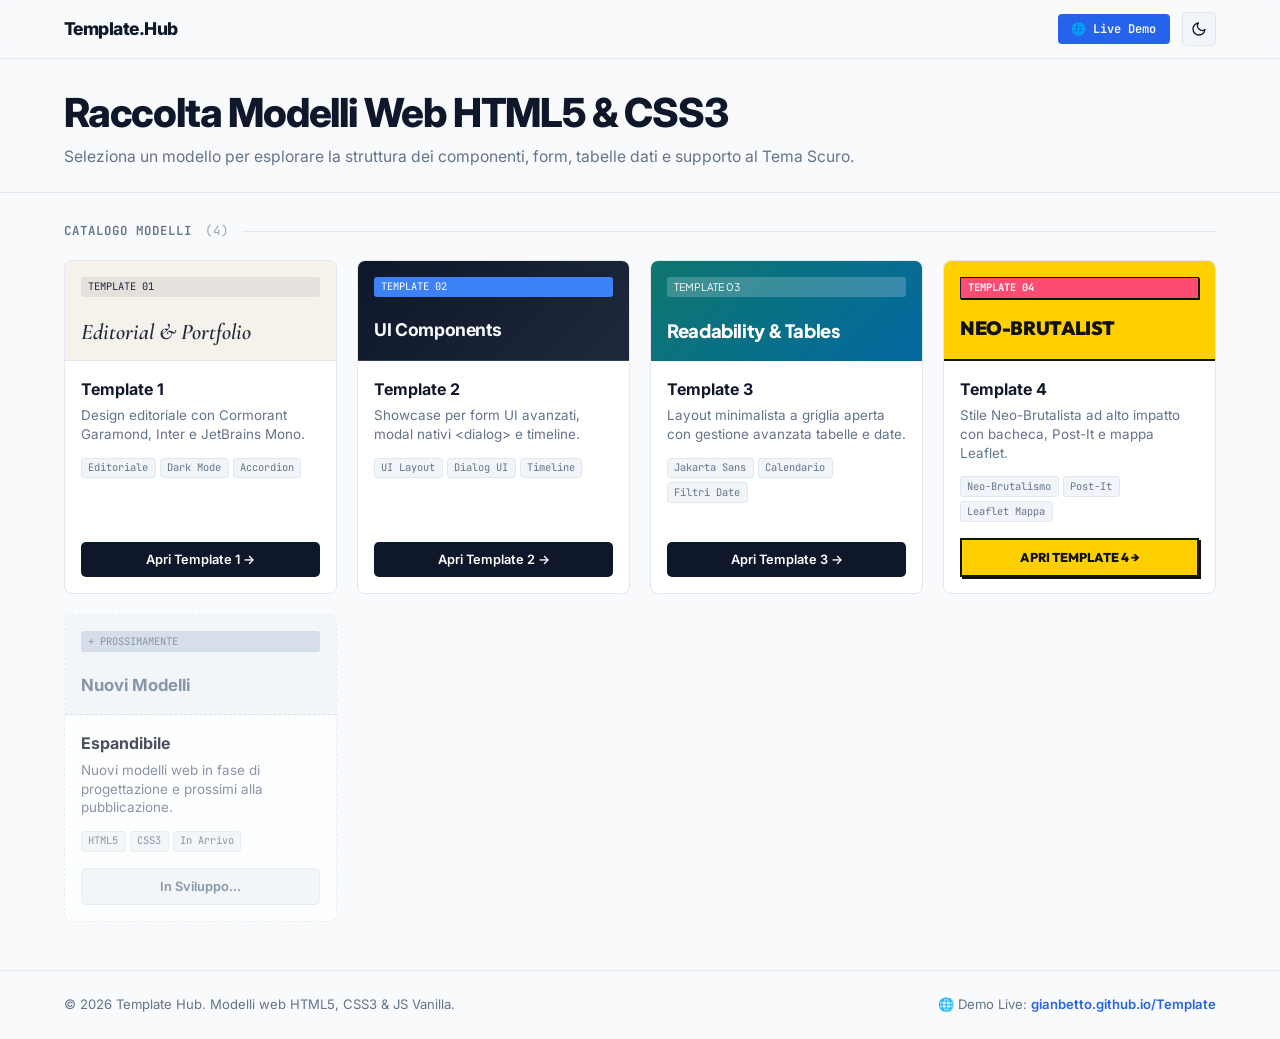
<file: index.html>
<!DOCTYPE html>
<html lang="it">
<head>
  <meta charset="UTF-8">
  <meta name="viewport" content="width=device-width, initial-scale=1.0">
  <title>Hub Template HTML &amp; CSS | Collezione Modelli Web</title>
  <meta name="description" content="Indice dei template HTML5 e CSS3 realizzati con design di alto livello ed estetica curata.">
  
  <!-- Preconnect Google Fonts -->
  <link rel="preconnect" href="https://fonts.googleapis.com">
  <link rel="preconnect" href="https://fonts.gstatic.com" crossorigin>
  <link href="https://fonts.googleapis.com/css2?family=Cormorant+Garamond:ital,wght@0,600;1,600&family=Inter:wght@400;500;600;700;800&family=JetBrains+Mono:wght@400;500;600&family=Outfit:wght@700;900&family=Plus+Jakarta+Sans:wght@600;800&display=swap" rel="stylesheet">
  
  <style>
    /* =========================================================
       HUB STILE GENERALE NEUTRO, COMPATTO & DINAMICO
       ========================================================= */
    *, *::before, *::after {
      box-sizing: border-box;
      margin: 0;
      padding: 0;
    }

    :root {
      --bg: #f8fafc;
      --surface: #f1f5f9;
      --surface-card: #ffffff;
      --ink: #0f172a;
      --ink-muted: #64748b;
      --accent: #2563eb;
      --accent-hover: #1d4ed8;
      --border: #e2e8f0;
      --border-strong: #cbd5e1;
      --font-hub: 'Inter', -apple-system, BlinkMacSystemFont, "Segoe UI", Roboto, sans-serif;
      --font-mono: 'JetBrains Mono', monospace;
    }

    [data-theme="dark"] {
      --bg: #0b0f19;
      --surface: #151d30;
      --surface-card: #111827;
      --ink: #f8fafc;
      --ink-muted: #94a3b8;
      --accent: #3b82f6;
      --accent-hover: #60a5fa;
      --border: #1e293b;
      --border-strong: #334155;
    }

    body {
      background-color: var(--bg);
      color: var(--ink);
      font-family: var(--font-hub);
      line-height: 1.5;
      -webkit-font-smoothing: antialiased;
      padding: 0;
      margin: 0;
      transition: background-color 0.2s ease, color 0.2s ease;
    }

    /* HEADER NEUTRO */
    .hub-header {
      border-bottom: 1px solid var(--border);
      background: rgba(248, 250, 252, 0.85);
      backdrop-filter: blur(12px);
      -webkit-backdrop-filter: blur(12px);
      padding: 0.75rem 0;
      position: sticky;
      top: 0;
      z-index: 100;
      transition: background-color 0.2s ease;
    }

    [data-theme="dark"] .hub-header {
      background: rgba(11, 15, 25, 0.85);
    }

    .container {
      max-width: 1200px;
      margin: 0 auto;
      padding: 0 1.5rem;
    }

    .header-inner {
      display: flex;
      justify-content: space-between;
      align-items: center;
    }

    .brand {
      font-weight: 800;
      font-size: 1.1rem;
      letter-spacing: -0.03em;
      color: var(--ink);
      text-decoration: none;
      display: flex;
      align-items: center;
      gap: 0.4rem;
    }

    .brand-dot {
      width: 8px;
      height: 8px;
      background-color: var(--accent);
      border-radius: 50%;
      display: inline-block;
    }

    .header-right {
      display: flex;
      align-items: center;
      gap: 0.75rem;
    }

    .header-badge {
      font-family: var(--font-mono);
      font-size: 0.72rem;
      font-weight: 500;
      color: var(--ink-muted);
      background: var(--surface);
      padding: 0.25rem 0.6rem;
      border-radius: 4px;
      border: 1px solid var(--border);
    }

    .live-demo-btn {
      font-family: var(--font-mono);
      font-size: 0.75rem;
      font-weight: 600;
      color: #ffffff;
      background: var(--accent);
      padding: 0.35rem 0.85rem;
      border-radius: 4px;
      text-decoration: none;
      display: inline-flex;
      align-items: center;
      gap: 0.4rem;
      transition: background 0.15s ease, transform 0.15s ease;
    }

    .live-demo-btn:hover {
      background: var(--accent-hover);
      transform: translateY(-1px);
    }

    .theme-toggle-btn {
      background: var(--surface);
      border: 1px solid var(--border);
      color: var(--ink);
      width: 34px;
      height: 34px;
      border-radius: 4px;
      cursor: pointer;
      display: inline-flex;
      align-items: center;
      justify-content: center;
      transition: all 0.15s ease;
    }

    .theme-toggle-btn:hover {
      border-color: var(--border-strong);
      color: var(--accent);
    }

    .theme-icon-sun { display: none; }
    .theme-icon-moon { display: block; }
    [data-theme="dark"] .theme-icon-sun { display: block; }
    [data-theme="dark"] .theme-icon-moon { display: none; }

    /* HERO HUB NEUTRO */
    .hero-hub {
      padding: 2rem 0 1.5rem 0;
      border-bottom: 1px solid var(--border);
    }

    .hero-eyebrow {
      font-family: var(--font-mono);
      font-size: 0.75rem;
      font-weight: 600;
      color: var(--accent);
      text-transform: uppercase;
      letter-spacing: 0.06em;
      margin-bottom: 0.4rem;
    }

    .hero-title {
      font-weight: 800;
      font-size: clamp(1.8rem, 3.5vw, 2.5rem);
      letter-spacing: -0.03em;
      line-height: 1.1;
      margin-bottom: 0.6rem;
      color: var(--ink);
    }

    .hero-desc {
      font-size: 0.98rem;
      color: var(--ink-muted);
      max-width: 100%;
      line-height: 1.5;
    }

    /* GRID TEMPLATES & CARDS */
    .section-templates {
      padding: 1.8rem 0 3rem 0;
    }

    .section-title {
      font-family: var(--font-mono);
      font-size: 0.78rem;
      font-weight: 600;
      text-transform: uppercase;
      letter-spacing: 0.08em;
      color: var(--ink-muted);
      margin-bottom: 1.2rem;
      display: flex;
      align-items: center;
      gap: 0.8rem;
    }

    .section-title::after {
      content: '';
      flex: 1;
      height: 1px;
      background: var(--border);
    }

    .templates-grid {
      display: grid;
      grid-template-columns: repeat(auto-fit, minmax(250px, 1fr));
      gap: 1.25rem;
    }

    /* CARD CONTENITORE COMPATTO */
    .template-card {
      background: var(--surface-card);
      border: 1px solid var(--border);
      border-radius: 8px;
      overflow: hidden;
      display: flex;
      flex-direction: column;
      justify-content: space-between;
      transition: transform 0.2s ease, box-shadow 0.2s ease, border-color 0.2s ease;
    }

    .template-card:hover {
      transform: translateY(-3px);
      box-shadow: 0 12px 24px -8px rgba(0, 0, 0, 0.12);
      border-color: var(--border-strong);
    }

    /* =========================================================
       ASSAGGIO DELLO STILE INDIVIDUALE NELLE ANTEPRIME CARD
       ========================================================= */
    .card-preview {
      height: 100px;
      padding: 1rem;
      display: flex;
      flex-direction: column;
      justify-content: space-between;
      position: relative;
    }

    /* 1. ANTEPRIMA STILE TEMPLATE 1 (EDITORIALE & GARAMOND) */
    .preview-template-1 {
      background: #f5f1eb;
      color: #1e293b;
      border-bottom: 1px solid #e2e8f0;
    }
    [data-theme="dark"] .preview-template-1 {
      background: #1c1917;
      color: #f1f5f9;
      border-bottom: 1px solid #292524;
    }
    .preview-template-1 .card-preview-tag {
      font-family: 'JetBrains Mono', monospace;
      font-size: 0.65rem;
      background: rgba(30, 41, 59, 0.08);
      color: #1e293b;
      padding: 0.15rem 0.45rem;
      border-radius: 3px;
    }
    [data-theme="dark"] .preview-template-1 .card-preview-tag {
      background: rgba(241, 245, 249, 0.1);
      color: #e2e8f0;
    }
    .preview-template-1 .card-preview-title {
      font-family: 'Cormorant Garamond', Georgia, serif;
      font-style: italic;
      font-size: 1.4rem;
      font-weight: 600;
      line-height: 1;
    }

    /* 2. ANTEPRIMA STILE TEMPLATE 2 (UI COMPONENTS & DIALOG) */
    .preview-template-2 {
      background: linear-gradient(135deg, #0f172a 0%, #1e293b 100%);
      color: #f8fafc;
      border-bottom: 1px solid #334155;
    }
    .preview-template-2 .card-preview-tag {
      font-family: 'JetBrains Mono', monospace;
      font-size: 0.65rem;
      background: #3b82f6;
      color: #ffffff;
      padding: 0.15rem 0.45rem;
      border-radius: 3px;
    }
    .preview-template-2 .card-preview-title {
      font-family: 'Inter', sans-serif;
      font-weight: 700;
      font-size: 1.1rem;
      letter-spacing: -0.02em;
    }

    /* 3. ANTEPRIMA STILE TEMPLATE 3 (ESSENTIAL & PLUS JAKARTA SANS) */
    .preview-template-3 {
      background: linear-gradient(135deg, #0f766e 0%, #0369a1 100%);
      color: #ffffff;
    }
    .preview-template-3 .card-preview-tag {
      font-family: 'Plus Jakarta Sans', sans-serif;
      font-size: 0.65rem;
      background: rgba(255, 255, 255, 0.2);
      color: #ffffff;
      padding: 0.15rem 0.45rem;
      border-radius: 3px;
    }
    .preview-template-3 .card-preview-title {
      font-family: 'Plus Jakarta Sans', sans-serif;
      font-weight: 800;
      font-size: 1.15rem;
      letter-spacing: -0.02em;
    }

    /* 4. ANTEPRIMA STILE TEMPLATE 4 (NEO-BRUTALISMO) */
    .preview-template-4 {
      background: #ffd000;
      color: #111111;
      border-bottom: 2px solid #111111;
    }
    .preview-template-4 .card-preview-tag {
      font-family: 'JetBrains Mono', monospace;
      font-size: 0.65rem;
      font-weight: 700;
      background: #fd4b72;
      color: #ffffff;
      padding: 0.15rem 0.45rem;
      border: 1px solid #111111;
      box-shadow: 1px 1px 0px #111111;
    }
    .preview-template-4 .card-preview-title {
      font-family: 'Outfit', sans-serif;
      font-weight: 900;
      font-size: 1.2rem;
      text-transform: uppercase;
      letter-spacing: -0.02em;
      color: #111111;
    }

    /* 5. ANTEPRIMA PLACEHOLDER PROSSIMAMENTE (DINAMICO PER FUTURI TEMPLATE) */
    .preview-coming-soon {
      background: var(--surface);
      color: var(--ink-muted);
      border-bottom: 1px dashed var(--border-strong);
    }
    .preview-coming-soon .card-preview-tag {
      font-family: var(--font-mono);
      font-size: 0.65rem;
      background: var(--border-strong);
      color: var(--ink-muted);
      padding: 0.15rem 0.45rem;
      border-radius: 3px;
    }
    .preview-coming-soon .card-preview-title {
      font-family: var(--font-hub);
      font-size: 1.05rem;
      font-weight: 700;
      color: var(--ink-muted);
    }

    .template-card.coming-soon {
      border-style: dashed;
      opacity: 0.75;
    }

    .btn-card-disabled {
      display: inline-flex;
      align-items: center;
      justify-content: center;
      font-weight: 600;
      font-size: 0.8rem;
      padding: 0.5rem 1rem;
      border-radius: 5px;
      background: var(--surface);
      color: var(--ink-muted);
      border: 1px solid var(--border);
      cursor: not-allowed;
      width: 100%;
      user-select: none;
    }

    /* CORPO CARD SEMPLIFICATO */
    .card-body {
      padding: 1rem;
      flex: 1;
      display: flex;
      flex-direction: column;
      justify-content: space-between;
    }

    .card-title {
      font-size: 1rem;
      font-weight: 700;
      margin-bottom: 0.35rem;
      color: var(--ink);
    }

    .card-desc {
      font-size: 0.84rem;
      color: var(--ink-muted);
      line-height: 1.4;
      margin-bottom: 0.85rem;
    }

    .tag-stack {
      display: flex;
      flex-wrap: wrap;
      gap: 0.25rem;
      margin-bottom: 1rem;
    }

    .tag {
      font-family: var(--font-mono);
      font-size: 0.65rem;
      background: var(--surface);
      border: 1px solid var(--border);
      color: var(--ink-muted);
      padding: 0.1rem 0.4rem;
      border-radius: 3px;
    }

    .btn-card {
      display: inline-flex;
      align-items: center;
      justify-content: center;
      gap: 0.4rem;
      background: var(--ink);
      color: var(--surface-card);
      text-decoration: none;
      font-weight: 600;
      font-size: 0.8rem;
      padding: 0.5rem 1rem;
      border-radius: 5px;
      transition: background 0.15s ease;
      width: 100%;
    }

    .btn-card:hover {
      background: var(--accent);
      color: #ffffff;
    }

    .preview-template-4 + .card-body .btn-card {
      background: #ffd000;
      color: #111111;
      border: 2px solid #111111;
      box-shadow: 2px 2px 0px #111111;
      font-family: 'Outfit', sans-serif;
      font-weight: 800;
      text-transform: uppercase;
      border-radius: 0;
    }

    .preview-template-4 + .card-body .btn-card:hover {
      background: #fd4b72;
      color: #ffffff;
    }

    /* FOOTER HUB */
    .hub-footer {
      border-top: 1px solid var(--border);
      padding: 1.5rem 0;
      font-size: 0.82rem;
      color: var(--ink-muted);
    }

    .footer-inner {
      display: flex;
      justify-content: space-between;
      align-items: center;
    }

    .footer-inner a {
      color: var(--accent);
      text-decoration: none;
      font-weight: 600;
    }

    @media (max-width: 600px) {
      .footer-inner {
        flex-direction: column;
        gap: 0.6rem;
        text-align: center;
      }
      .header-badge {
        display: none;
      }
    }
  </style>
</head>
<body>

  <!-- HEADER NEUTRO -->
  <header class="hub-header">
    <div class="container header-inner">
      <a href="./index.html" class="brand">
        <span>Template.Hub</span>
      </a>
      
      <div class="header-right">
        <a href="https://gianbetto.github.io/Template/" target="_blank" rel="noopener noreferrer" class="live-demo-btn">
          🌐 Live Demo
        </a>
        <button class="theme-toggle-btn" id="hub-theme-toggle" aria-label="Cambia tema chiaro/scuro" title="Cambia tema (Chiaro/Scuro)">
          <svg class="theme-icon-sun" width="16" height="16" viewBox="0 0 24 24" fill="none" stroke="currentColor" stroke-width="2" stroke-linecap="round" stroke-linejoin="round"><circle cx="12" cy="12" r="5"></circle><line x1="12" y1="1" x2="12" y2="3"></line><line x1="12" y1="21" x2="12" y2="23"></line><line x1="4.22" y1="4.22" x2="5.64" y2="5.64"></line><line x1="18.36" y1="18.36" x2="19.78" y2="19.78"></line><line x1="1" y1="12" x2="3" y2="12"></line><line x1="21" y1="12" x2="23" y2="12"></line><line x1="4.22" y1="19.78" x2="5.64" y2="18.36"></line><line x1="18.36" y1="5.64" x2="19.78" y2="4.22"></line></svg>
          <svg class="theme-icon-moon" width="16" height="16" viewBox="0 0 24 24" fill="none" stroke="currentColor" stroke-width="2" stroke-linecap="round" stroke-linejoin="round"><path d="M21 12.79A9 9 0 1 1 11.21 3 7 7 0 0 0 21 12.79z"></path></svg>
        </button>
      </div>
    </div>
  </header>

  <!-- HERO NEUTRO -->
  <section class="hero-hub">
    <div class="container">
      <h1 class="hero-title">Raccolta Modelli Web HTML5 &amp; CSS3</h1>
      <p class="hero-desc">
        Seleziona un modello per esplorare la struttura dei componenti, form, tabelle dati e supporto al Tema Scuro.
      </p>
    </div>
  </section>

  <!-- TEMPLATES LIST -->
  <main class="section-templates">
    <div class="container">
      <div class="section-title">
        <span>Catalogo Modelli</span>
        <span id="section-count-tag" style="opacity: 0.65; font-weight: normal;"></span>
      </div>

      <div class="templates-grid" id="templates-grid">
        
        <!-- TEMPLATE 1 CARD -->
        <article class="template-card">
          <div class="card-preview preview-template-1">
            <span class="card-preview-tag">TEMPLATE 01</span>
            <h2 class="card-preview-title">Editorial &amp; Portfolio</h2>
          </div>

          <div class="card-body">
            <div>
              <h3 class="card-title">Template 1</h3>
              <p class="card-desc">Design editoriale con Cormorant Garamond, Inter e JetBrains Mono.</p>
              
              <div class="tag-stack">
                <span class="tag">Editoriale</span>
                <span class="tag">Dark Mode</span>
                <span class="tag">Accordion</span>
              </div>
            </div>

            <a href="./Template_1/index.html" class="btn-card">
              Apri Template 1 &rarr;
            </a>
          </div>
        </article>

        <!-- TEMPLATE 2 CARD -->
        <article class="template-card">
          <div class="card-preview preview-template-2">
            <span class="card-preview-tag">TEMPLATE 02</span>
            <h2 class="card-preview-title">UI Components</h2>
          </div>

          <div class="card-body">
            <div>
              <h3 class="card-title">Template 2</h3>
              <p class="card-desc">Showcase per form UI avanzati, modal nativi &lt;dialog&gt; e timeline.</p>
              
              <div class="tag-stack">
                <span class="tag">UI Layout</span>
                <span class="tag">Dialog UI</span>
                <span class="tag">Timeline</span>
              </div>
            </div>

            <a href="./Template_2/index.html" class="btn-card">
              Apri Template 2 &rarr;
            </a>
          </div>
        </article>

        <!-- TEMPLATE 3 CARD -->
        <article class="template-card">
          <div class="card-preview preview-template-3">
            <span class="card-preview-tag">TEMPLATE 03</span>
            <h2 class="card-preview-title">Readability &amp; Tables</h2>
          </div>

          <div class="card-body">
            <div>
              <h3 class="card-title">Template 3</h3>
              <p class="card-desc">Layout minimalista a griglia aperta con gestione avanzata tabelle e date.</p>
              
              <div class="tag-stack">
                <span class="tag">Jakarta Sans</span>
                <span class="tag">Calendario</span>
                <span class="tag">Filtri Date</span>
              </div>
            </div>

            <a href="./Template_3/index.html" class="btn-card">
              Apri Template 3 &rarr;
            </a>
          </div>
        </article>

        <!-- TEMPLATE 4 CARD -->
        <article class="template-card">
          <div class="card-preview preview-template-4">
            <span class="card-preview-tag">TEMPLATE 04</span>
            <h2 class="card-preview-title">Neo-Brutalist</h2>
          </div>

          <div class="card-body">
            <div>
              <h3 class="card-title">Template 4</h3>
              <p class="card-desc">Stile Neo-Brutalista ad alto impatto con bacheca, Post-It e mappa Leaflet.</p>
              
              <div class="tag-stack">
                <span class="tag">Neo-Brutalismo</span>
                <span class="tag">Post-It</span>
                <span class="tag">Leaflet Mappa</span>
              </div>
            </div>

            <a href="./Template_4/index.html" class="btn-card">
              Apri Template 4 &rarr;
            </a>
          </div>
        </article>

        <!-- CARD PROSSIMAMENTE PER ESPANDIBILITÀ DINAMICA -->
        <article class="template-card coming-soon">
          <div class="card-preview preview-coming-soon">
            <span class="card-preview-tag">+ PROSSIMAMENTE</span>
            <h2 class="card-preview-title">Nuovi Modelli</h2>
          </div>

          <div class="card-body">
            <div>
              <h3 class="card-title">Espandibile</h3>
              <p class="card-desc">Nuovi modelli web in fase di progettazione e prossimi alla pubblicazione.</p>
              
              <div class="tag-stack">
                <span class="tag">HTML5</span>
                <span class="tag">CSS3</span>
                <span class="tag">In Arrivo</span>
              </div>
            </div>

            <span class="btn-card-disabled">
              In Sviluppo...
            </span>
          </div>
        </article>

      </div>
    </div>
  </main>

  <!-- FOOTER -->
  <footer class="hub-footer">
    <div class="container footer-inner">
      <p>&copy; 2026 Template Hub. Modelli web HTML5, CSS3 &amp; JS Vanilla.</p>
      <p>🌐 Demo Live: <a href="https://gianbetto.github.io/Template/" target="_blank" rel="noopener noreferrer">gianbetto.github.io/Template</a></p>
    </div>
  </footer>

  <script>
    // ==========================================
    // 1. CONTEGGIO DINAMICO DEI TEMPLATE NEL HUB
    // ==========================================
    document.addEventListener('DOMContentLoaded', () => {
      const activeCards = document.querySelectorAll('.templates-grid .template-card:not(.coming-soon)');
      const sectionCountTag = document.getElementById('section-count-tag');

      const count = activeCards.length;
      if (sectionCountTag) sectionCountTag.textContent = `(${count})`;
    });

    // ==========================================
    // 2. SWITCH TEMA SCURO (DEFAULT: CHIARO)
    // ==========================================
    const hubThemeToggle = document.getElementById('hub-theme-toggle');
    const storedTheme = localStorage.getItem('template-theme');

    function applyHubTheme(theme) {
      if (theme === 'dark') {
        document.documentElement.setAttribute('data-theme', 'dark');
        localStorage.setItem('template-theme', 'dark');
      } else {
        document.documentElement.removeAttribute('data-theme');
        localStorage.setItem('template-theme', 'light');
      }
    }

    if (storedTheme === 'dark') {
      applyHubTheme('dark');
    } else {
      applyHubTheme('light');
    }

    if (hubThemeToggle) {
      hubThemeToggle.addEventListener('click', () => {
        const isDark = document.documentElement.getAttribute('data-theme') === 'dark';
        applyHubTheme(isDark ? 'light' : 'dark');
      });
    }
  </script>
</body>
</html>
</file>
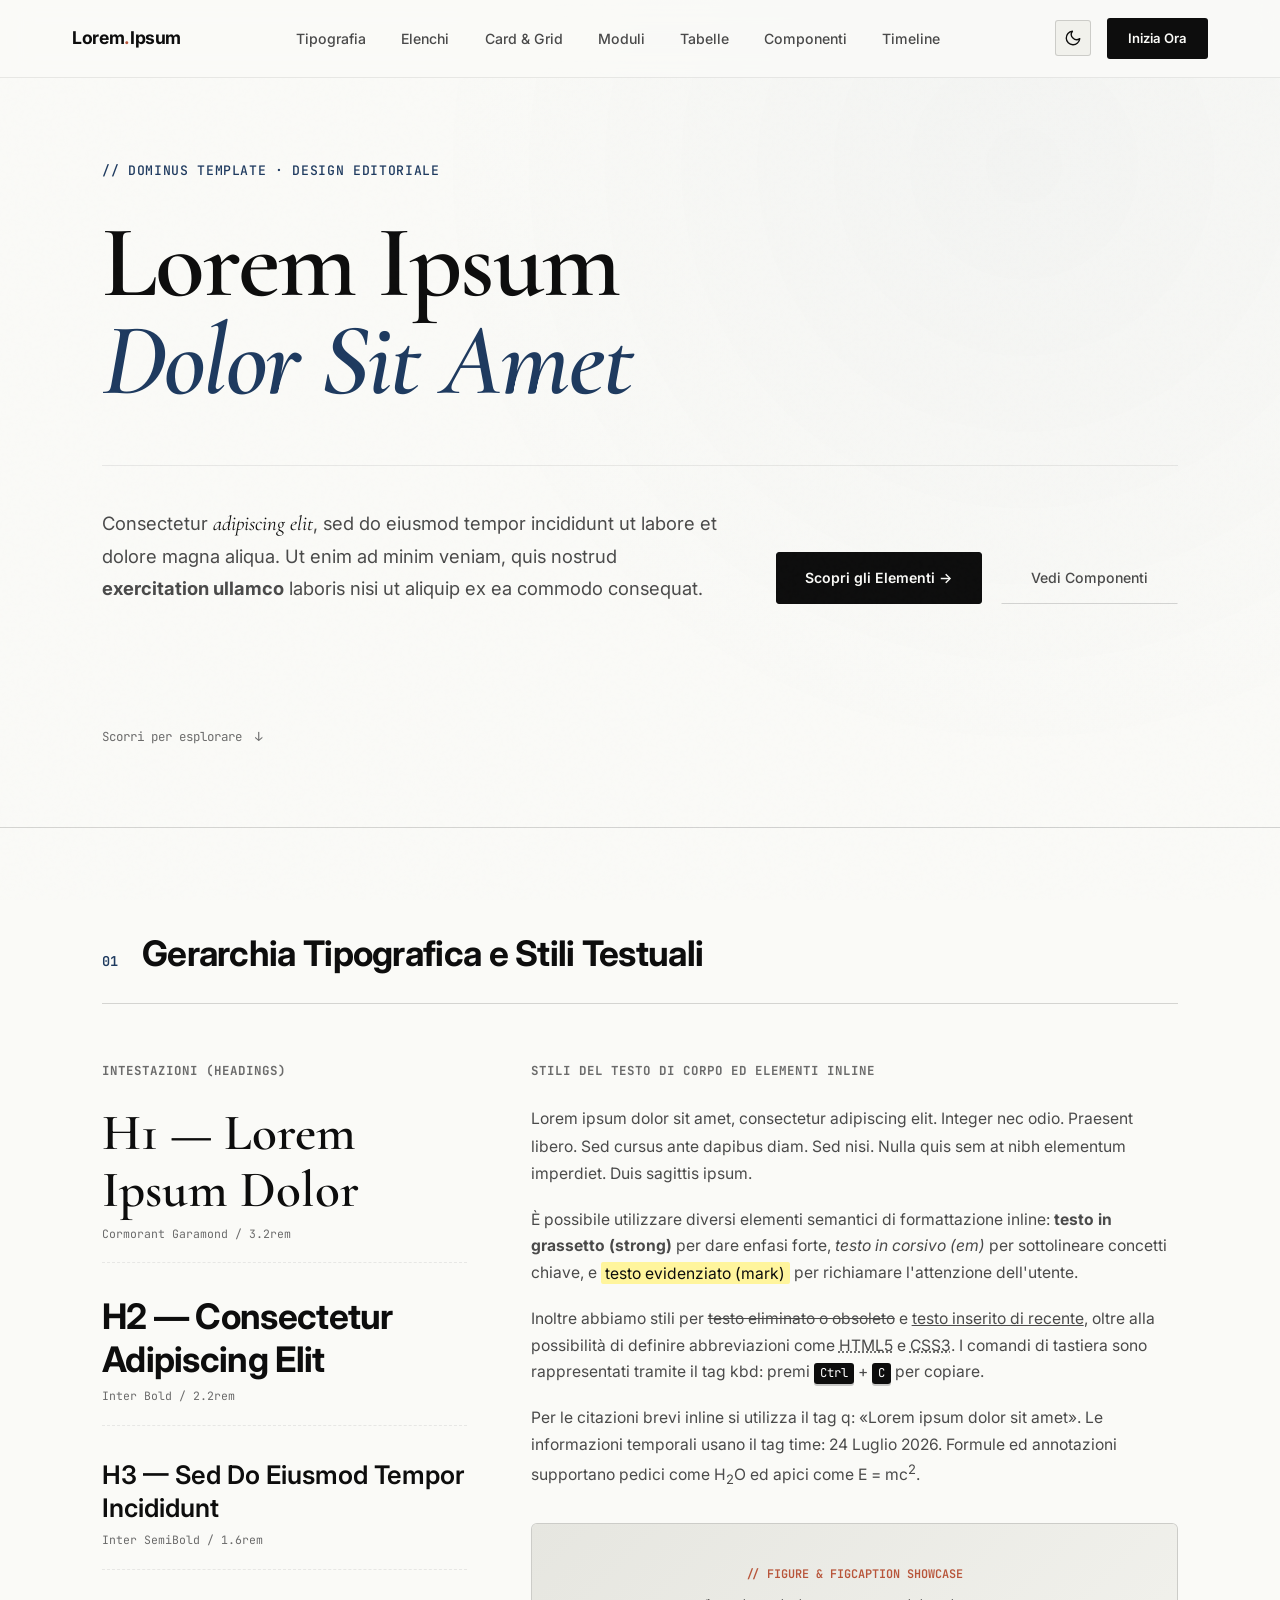
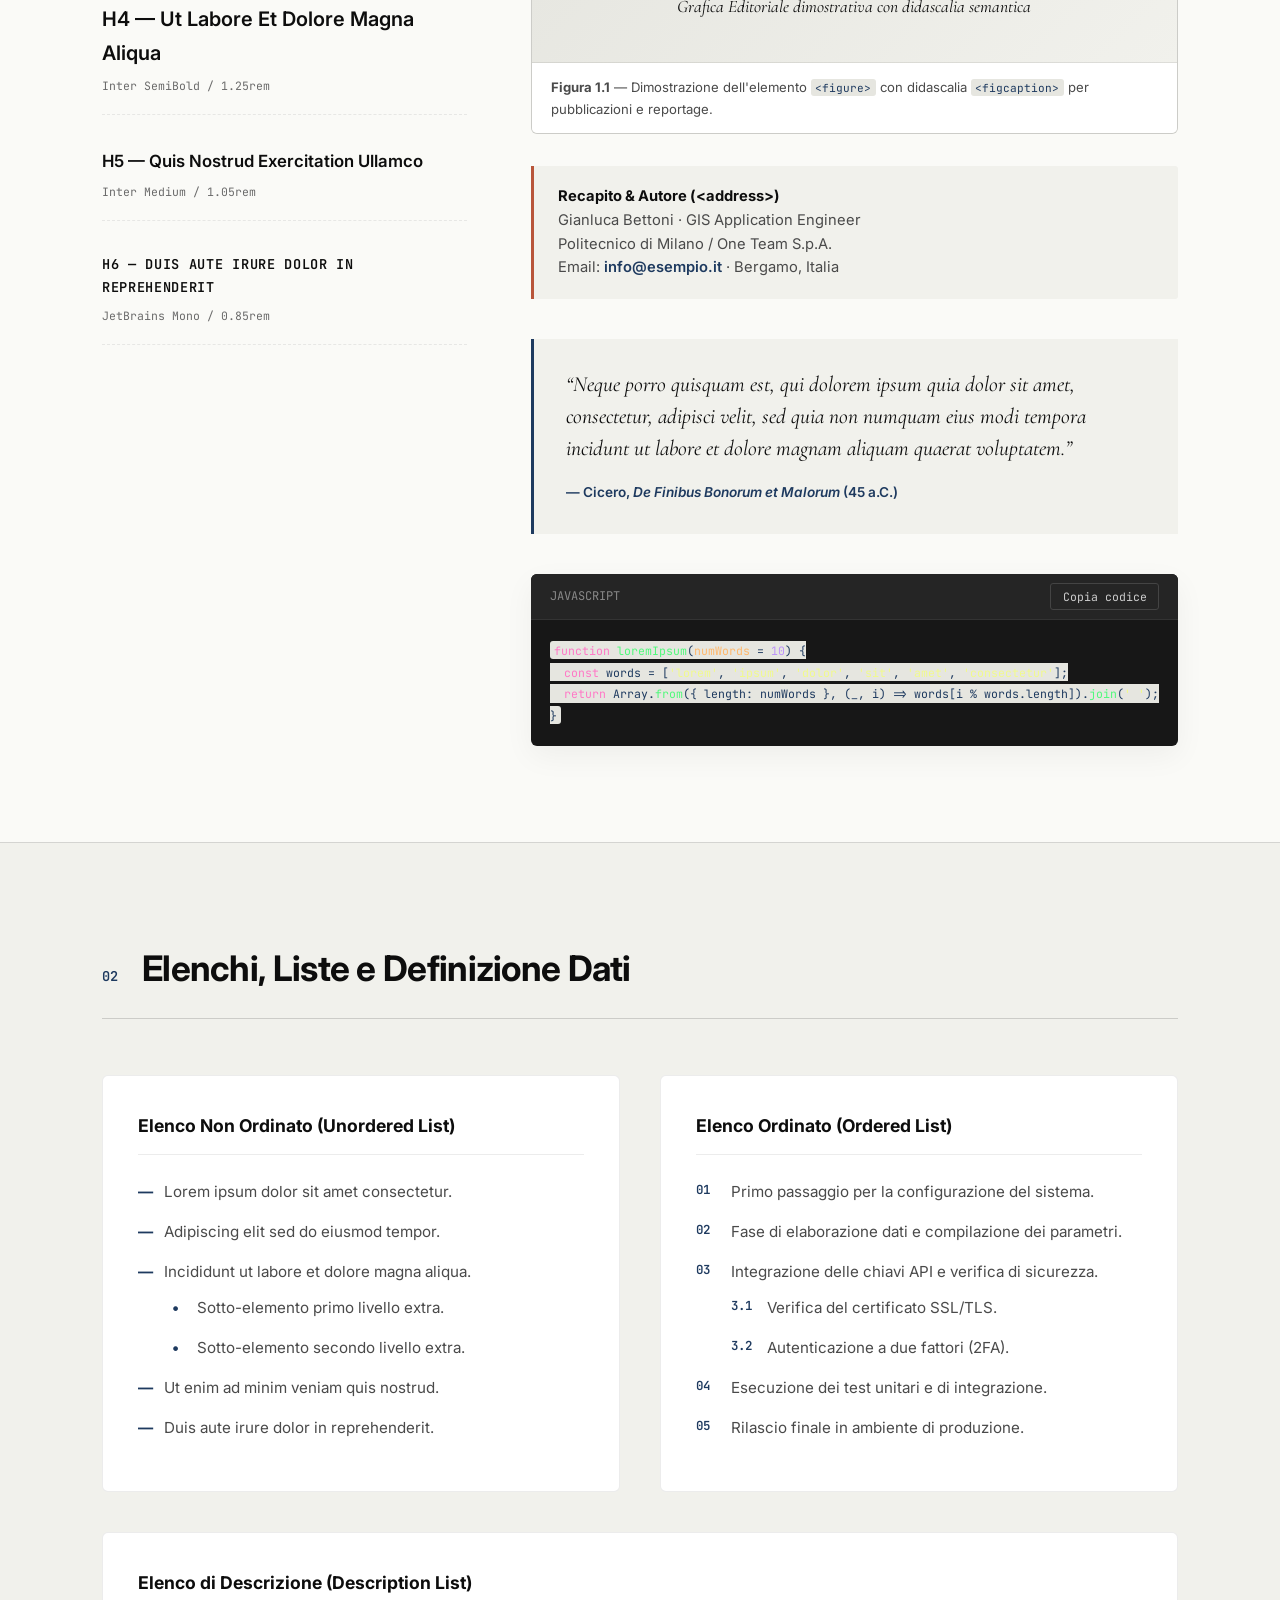
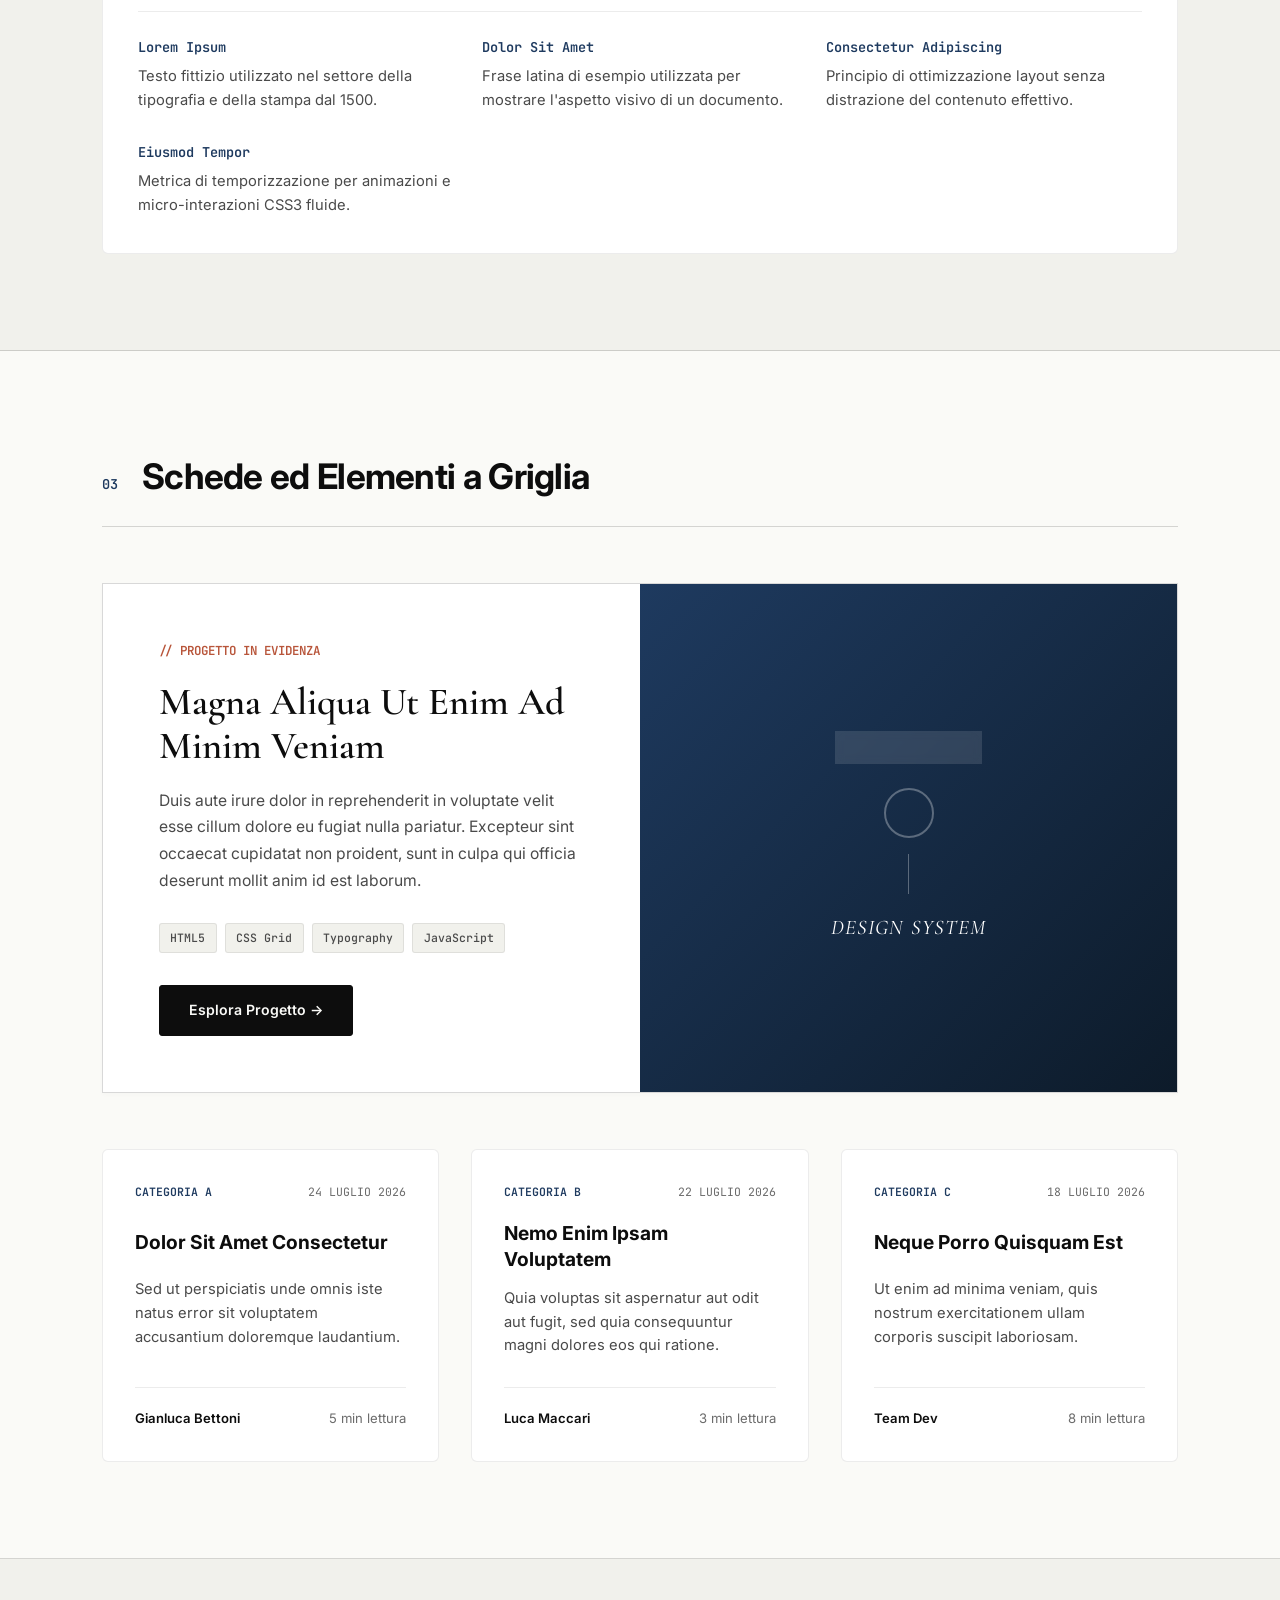
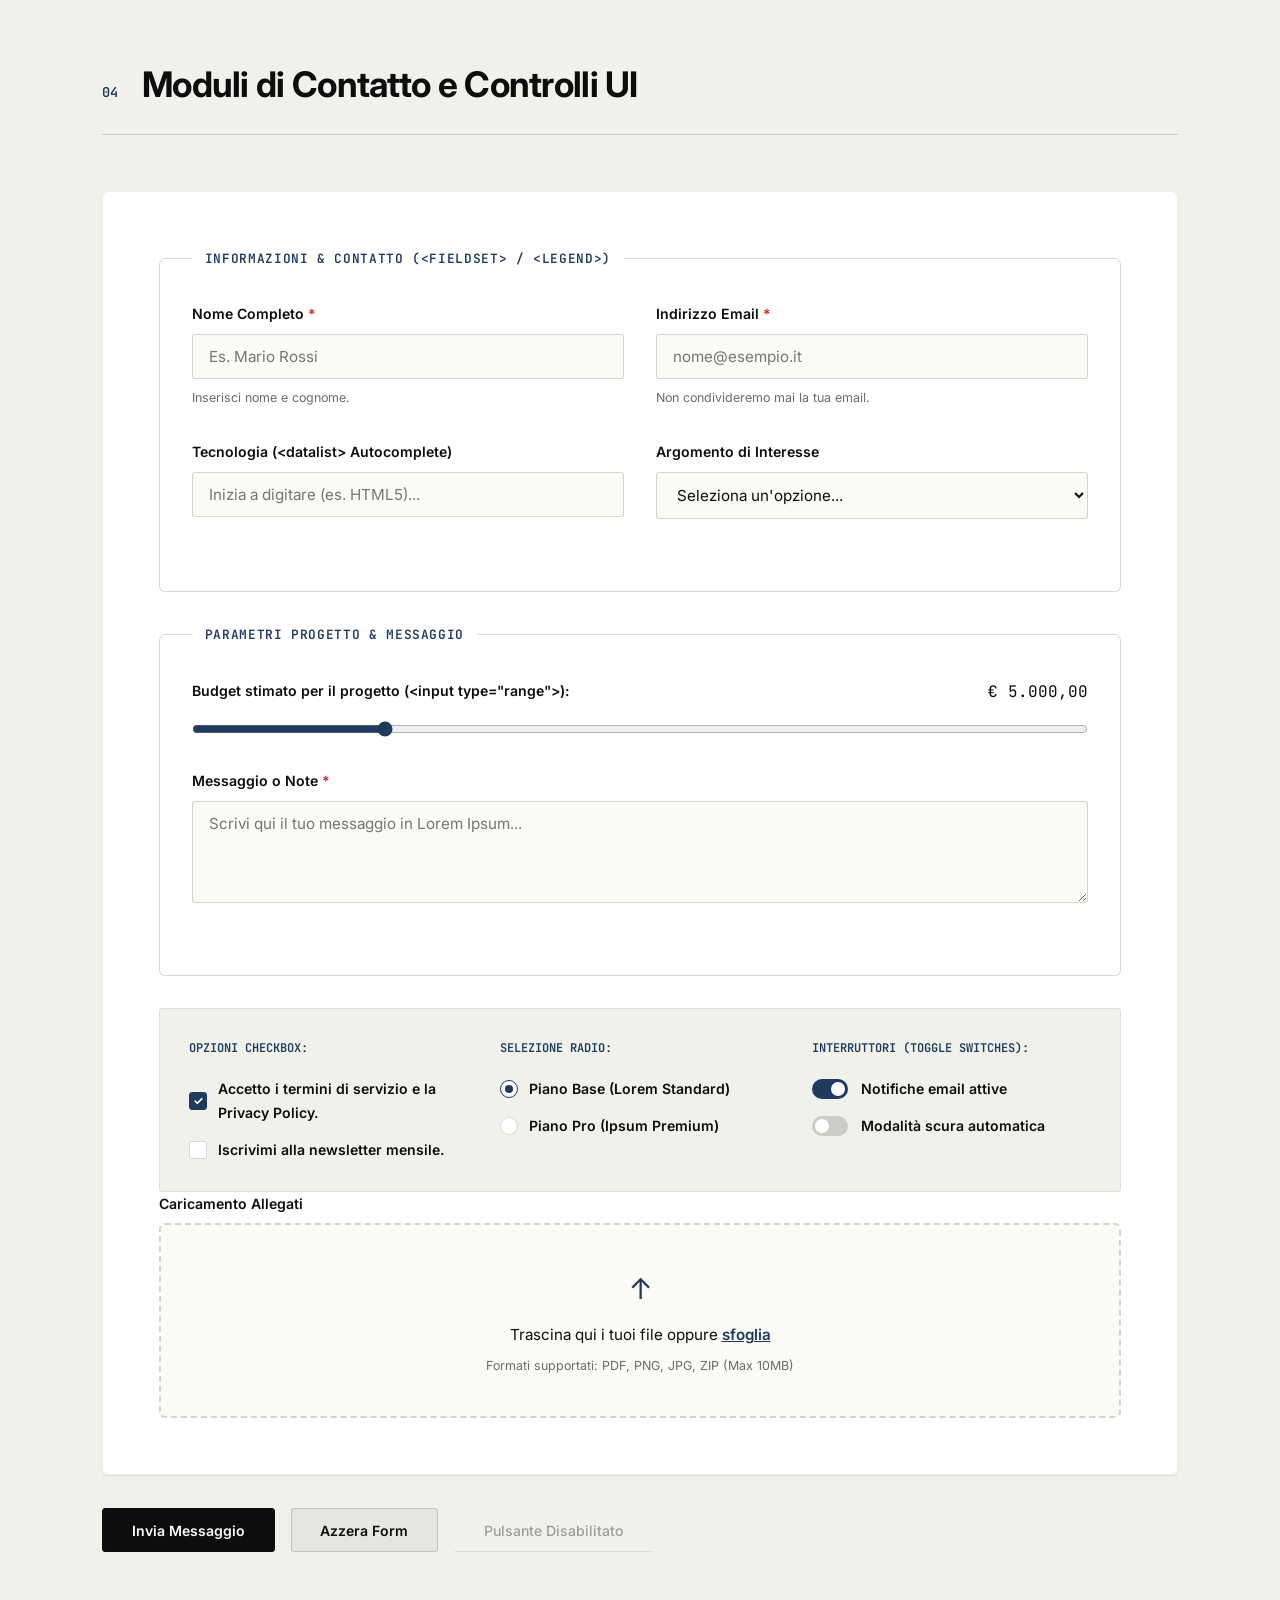
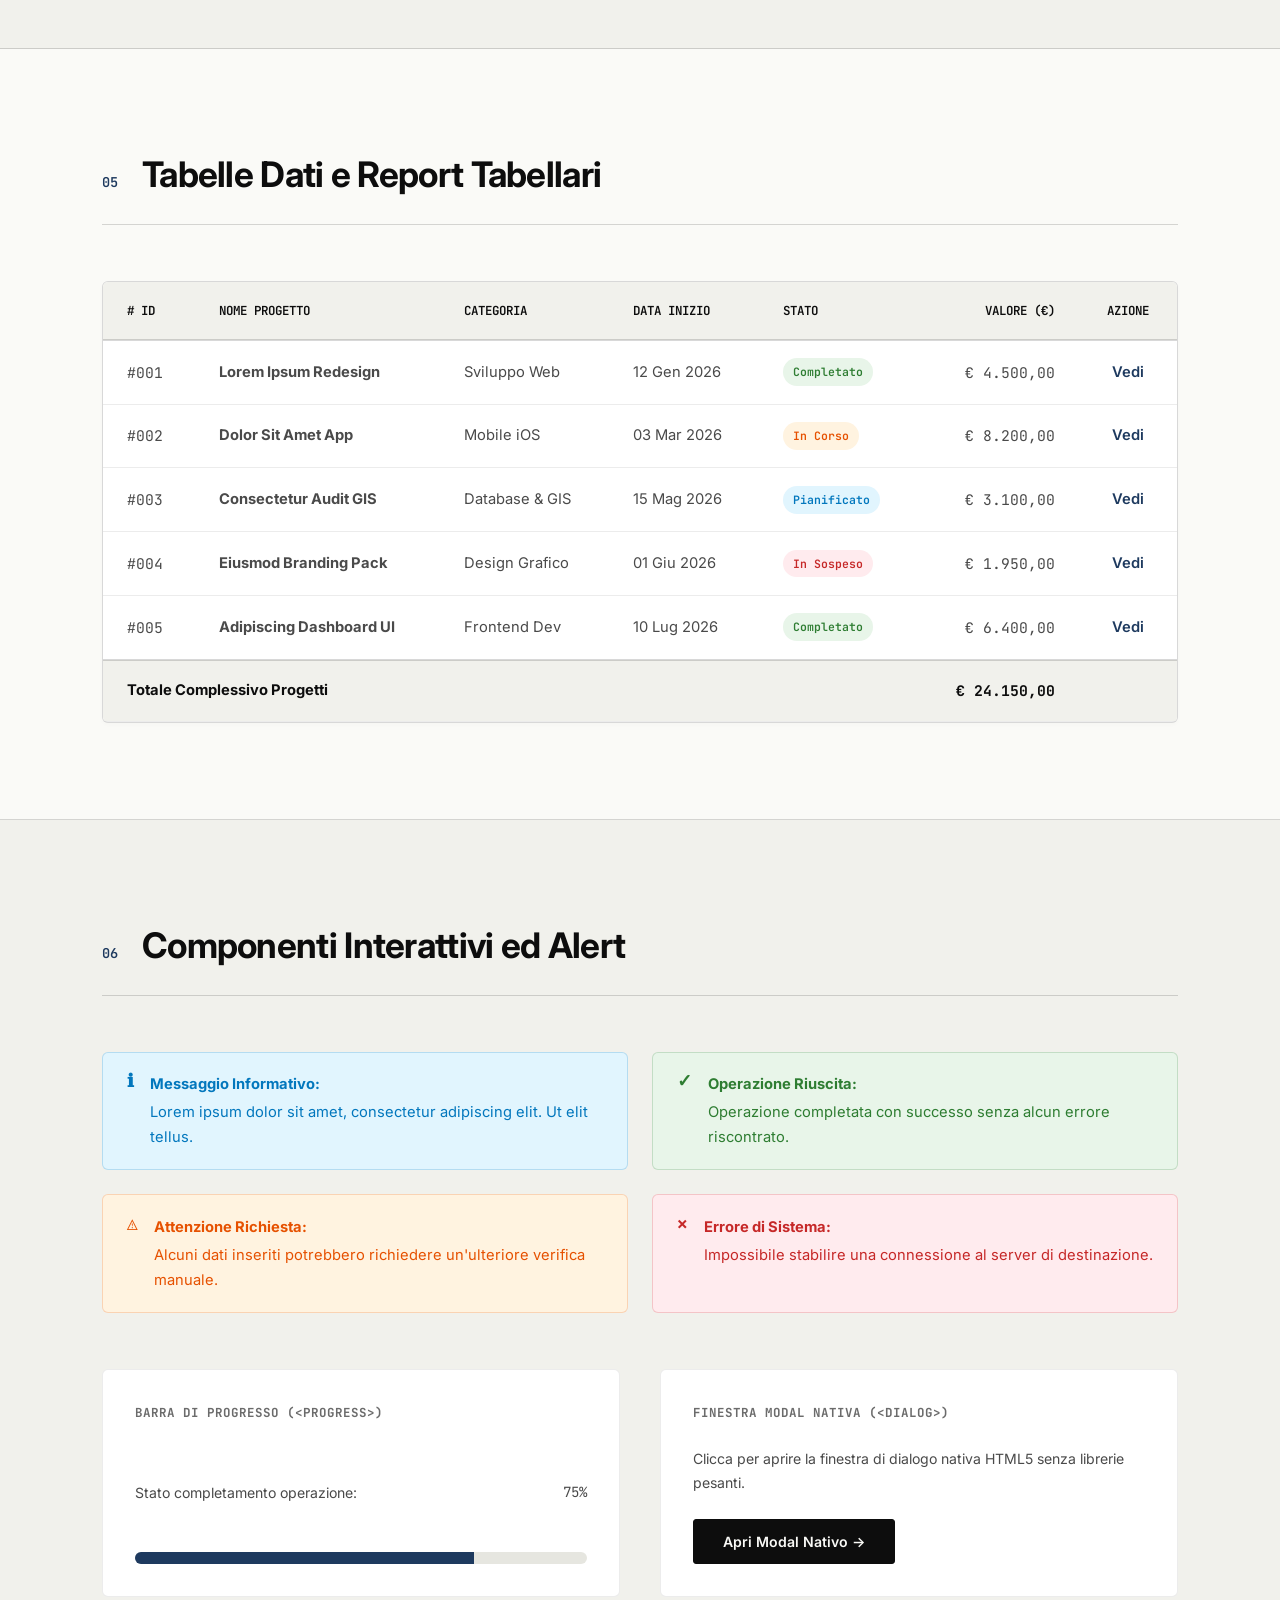
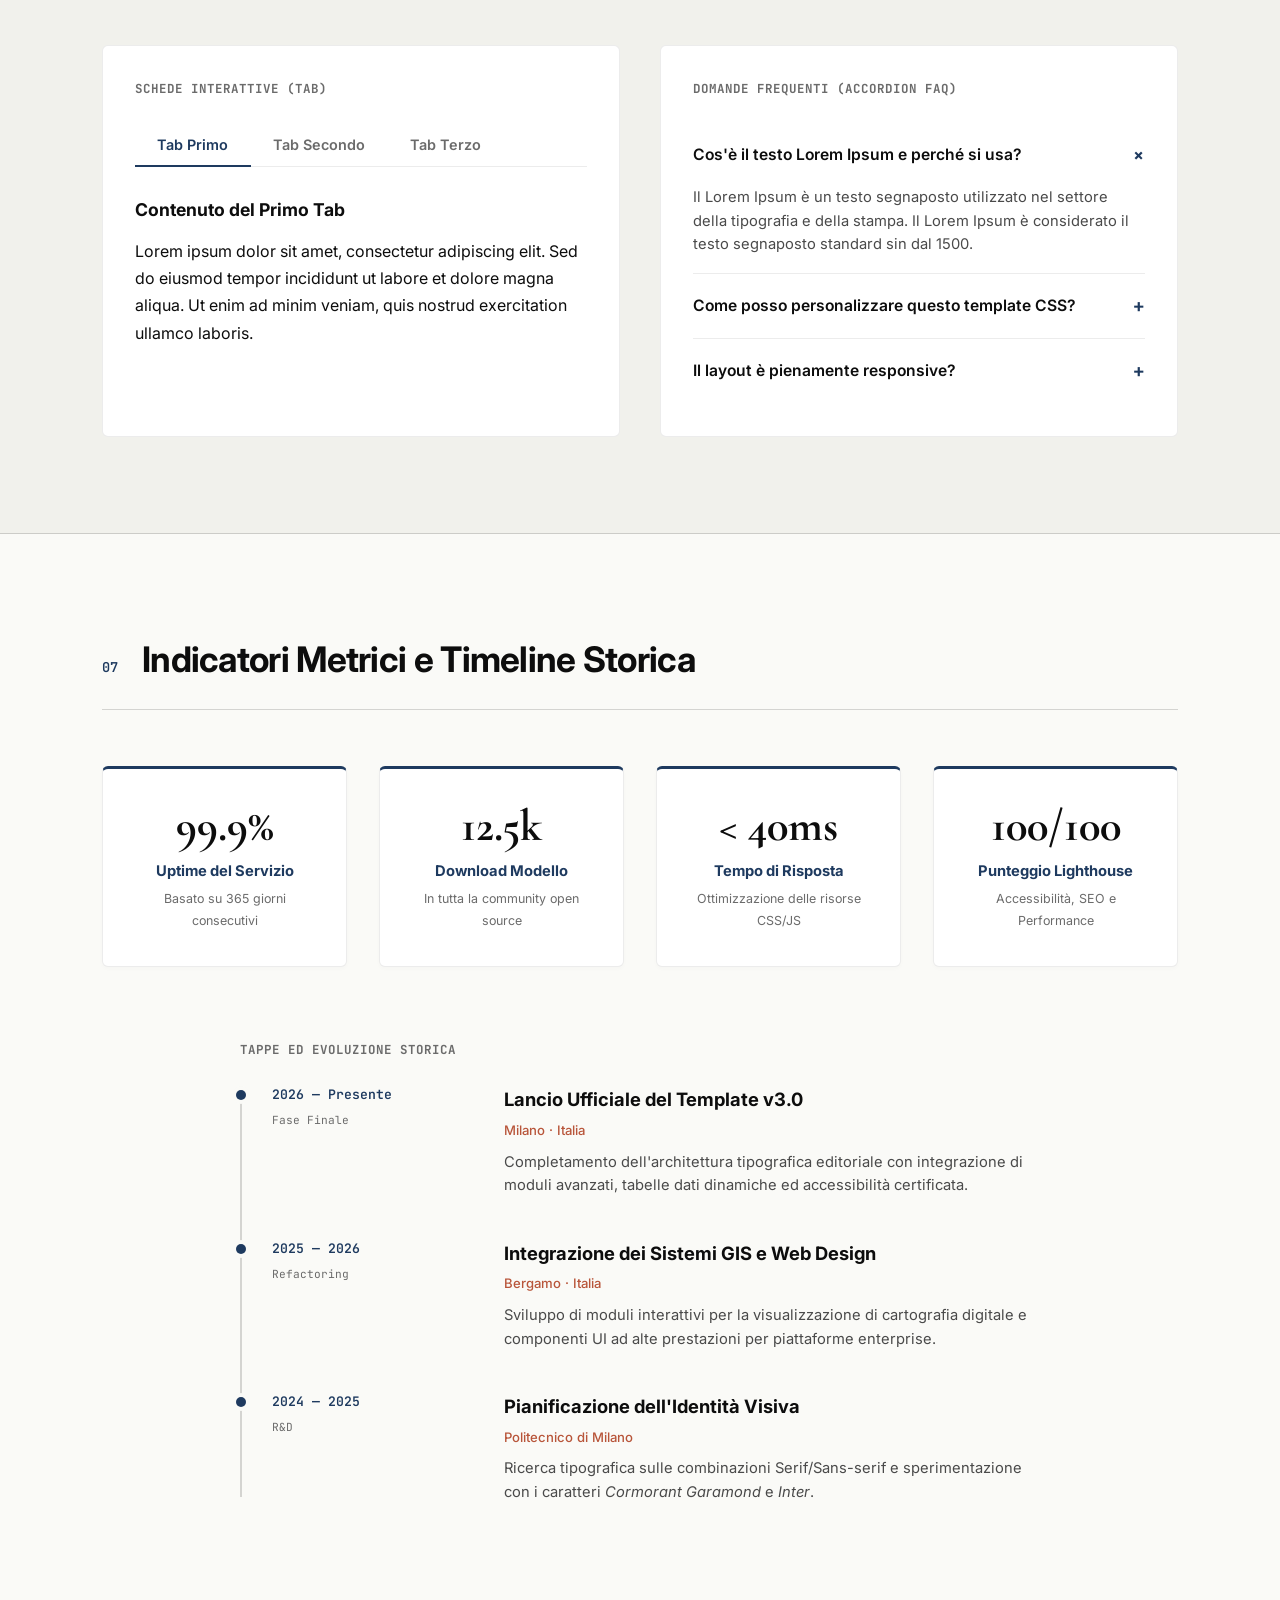
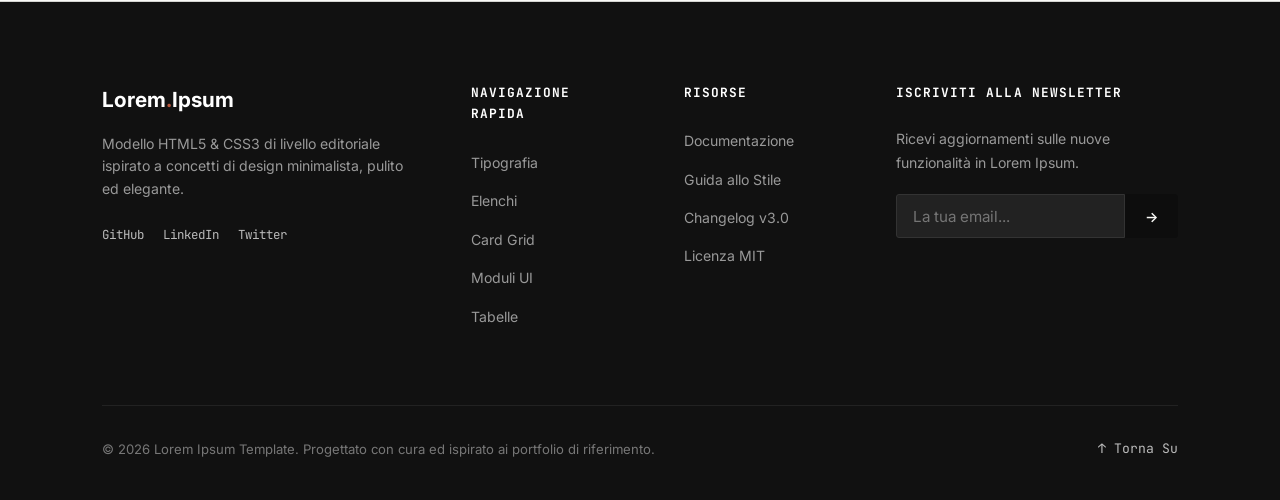
<file: Template_1/index.html>
<!DOCTYPE html>
<html lang="it">
<head>
  <meta charset="UTF-8">
  <meta name="viewport" content="width=device-width, initial-scale=1.0">
  <title>Template Editoriale HTML & CSS | Lorem Ipsum Showcase</title>
  <meta name="description" content="Template HTML5 e CSS3 completo ed editoriale ispirato a design minimalisti di alto profilo. Dimostrazione completa di tutti gli elementi web.">
  
  <!-- Preconnect per Google Fonts -->
  <link rel="preconnect" href="https://fonts.googleapis.com">
  <link rel="preconnect" href="https://fonts.gstatic.com" crossorigin>
  <link href="https://fonts.googleapis.com/css2?family=Cormorant+Garamond:ital,wght@0,400;0,600;1,400;1,600;1,700&family=Inter:wght@300;400;500;600;700&family=JetBrains+Mono:ital,wght@0,400;0,500;1,400&display=swap" rel="stylesheet">
  
  <!-- Foglio di Stile -->
  <link rel="stylesheet" href="style.css">
</head>
<body>

  <!-- BARRA DI NAVIGAZIONE -->
  <nav id="main-nav">
    <div class="nav-container">
      <a href="#hero" class="nav-brand">
        Lorem<span>.</span>Ipsum
      </a>
      
      <ul class="nav-links" id="nav-links">
        <li><a href="#typography">Tipografia</a></li>
        <li><a href="#lists">Elenchi</a></li>
        <li><a href="#cards">Card & Grid</a></li>
        <li><a href="#forms">Moduli</a></li>
        <li><a href="#tables">Tabelle</a></li>
        <li><a href="#interactive">Componenti</a></li>
        <li><a href="#timeline">Timeline</a></li>
      </ul>

      <div class="nav-actions">
        <button class="theme-toggle-btn" id="theme-toggle" aria-label="Cambia tema chiaro/scuro" title="Cambia tema (Chiaro/Scuro)">
          <svg class="theme-icon-sun" width="18" height="18" viewBox="0 0 24 24" fill="none" stroke="currentColor" stroke-width="1.8" stroke-linecap="round" stroke-linejoin="round"><circle cx="12" cy="12" r="5"></circle><line x1="12" y1="1" x2="12" y2="3"></line><line x1="12" y1="21" x2="12" y2="23"></line><line x1="4.22" y1="4.22" x2="5.64" y2="5.64"></line><line x1="18.36" y1="18.36" x2="19.78" y2="19.78"></line><line x1="1" y1="12" x2="3" y2="12"></line><line x1="21" y1="12" x2="23" y2="12"></line><line x1="4.22" y1="19.78" x2="5.64" y2="18.36"></line><line x1="18.36" y1="5.64" x2="19.78" y2="4.22"></line></svg>
          <svg class="theme-icon-moon" width="18" height="18" viewBox="0 0 24 24" fill="none" stroke="currentColor" stroke-width="1.8" stroke-linecap="round" stroke-linejoin="round"><path d="M21 12.79A9 9 0 1 1 11.21 3 7 7 0 0 0 21 12.79z"></path></svg>
        </button>
        <a href="#forms" class="btn-nav">Inizia Ora</a>
        <button class="mobile-toggle" id="mobile-toggle" aria-label="Menu navigazione">
          <span></span>
          <span></span>
          <span></span>
        </button>
      </div>
    </div>
  </nav>

  <!-- HERO SECTION -->
  <header id="hero" class="hero-section">
    <div class="hero-container">
      <div class="hero-eyebrow">// DOMINUS TEMPLATE &middot; DESIGN EDITORIALE</div>
      
      <h1 class="hero-title">
        <span class="title-line">Lorem Ipsum</span>
        <span class="title-line accent-text">Dolor Sit Amet</span>
      </h1>

      <div class="hero-bottom-grid">
        <p class="hero-lead">
          Consectetur <em>adipiscing elit</em>, sed do eiusmod tempor incididunt ut labore et dolore magna aliqua. 
          Ut enim ad minim veniam, quis nostrud <b>exercitation ullamco</b> laboris nisi ut aliquip ex ea commodo consequat.
        </p>

        <div class="hero-buttons">
          <a href="#typography" class="btn-primary">Scopri gli Elementi &rarr;</a>
          <a href="#interactive" class="btn-ghost">Vedi Componenti</a>
        </div>
      </div>
    </div>
    
    <div class="hero-scroll-indicator">
      <span>Scorri per esplorare</span>
      <div class="scroll-arrow">&darr;</div>
    </div>
  </header>

  <main>
    <!-- SEZIONE 01: TIPOGRAFIA E TESTI -->
    <section id="typography" class="section-padding border-bottom">
      <div class="container">
        <header class="section-header">
          <span class="section-number">01</span>
          <h2 class="section-title">Gerarchia Tipografica e Stili Testuali</h2>
        </header>

        <div class="typography-grid">
          <!-- Headings Showcase -->
          <div class="headings-column">
            <h3 class="subsection-label">Intestazioni (Headings)</h3>
            <div class="heading-sample">
              <h1>H1 &mdash; Lorem Ipsum Dolor</h1>
              <span class="tag-mono">Cormorant Garamond / 3.2rem</span>
            </div>
            <div class="heading-sample">
              <h2>H2 &mdash; Consectetur Adipiscing Elit</h2>
              <span class="tag-mono">Inter Bold / 2.2rem</span>
            </div>
            <div class="heading-sample">
              <h3>H3 &mdash; Sed Do Eiusmod Tempor Incididunt</h3>
              <span class="tag-mono">Inter SemiBold / 1.6rem</span>
            </div>
            <div class="heading-sample">
              <h4>H4 &mdash; Ut Labore Et Dolore Magna Aliqua</h4>
              <span class="tag-mono">Inter SemiBold / 1.25rem</span>
            </div>
            <div class="heading-sample">
              <h5>H5 &mdash; Quis Nostrud Exercitation Ullamco</h5>
              <span class="tag-mono">Inter Medium / 1.05rem</span>
            </div>
            <div class="heading-sample">
              <h6>H6 &mdash; Duis Aute Irure Dolor In Reprehenderit</h6>
              <span class="tag-mono">JetBrains Mono / 0.85rem</span>
            </div>
          </div>

          <!-- Formatting & Rich Text -->
          <div class="body-column">
            <h3 class="subsection-label">Stili del Testo di Corpo ed Elementi Inline</h3>
            
            <p class="paragraph-lead">
              Lorem ipsum dolor sit amet, consectetur adipiscing elit. Integer nec odio. Praesent libero. Sed cursus ante dapibus diam. Sed nisi. Nulla quis sem at nibh elementum imperdiet. Duis sagittis ipsum.
            </p>

            <p>
              È possibile utilizzare diversi elementi semantici di formattazione inline: 
              <strong>testo in grassetto (strong)</strong> per dare enfasi forte, 
              <em>testo in corsivo (em)</em> per sottolineare concetti chiave, 
              e <mark>testo evidenziato (mark)</mark> per richiamare l'attenzione dell'utente.
            </p>

            <p>
              Inoltre abbiamo stili per <del>testo eliminato o obsoleto</del> e <ins>testo inserito di recente</ins>, 
              oltre alla possibilità di definire abbreviazioni come <abbr title="HyperText Markup Language">HTML5</abbr> e 
              <abbr title="Cascading Style Sheets">CSS3</abbr>. I comandi di tastiera sono rappresentati tramite il tag kbd: premi <kbd>Ctrl</kbd> + <kbd>C</kbd> per copiare.
            </p>

            <p>
              Per le citazioni brevi inline si utilizza il tag q: <q>Lorem ipsum dolor sit amet</q>. 
              Le informazioni temporali usano il tag time: <time datetime="2026-07-24">24 Luglio 2026</time>. 
              Formule ed annotazioni supportano pedici come H<sub>2</sub>O ed apici come E = mc<sup>2</sup>.
            </p>

            <!-- Figure & Figcaption Showcase -->
            <figure class="editorial-figure">
              <div class="figure-graphic-placeholder">
                <span class="fig-tag">// FIGURE &amp; FIGCAPTION SHOWCASE</span>
                <span class="fig-text">Grafica Editoriale dimostrativa con didascalia semantica</span>
              </div>
              <figcaption><b>Figura 1.1</b> &mdash; Dimostrazione dell'elemento <code>&lt;figure&gt;</code> con didascalia <code>&lt;figcaption&gt;</code> per pubblicazioni e reportage.</figcaption>
            </figure>

            <!-- Address Block Showcase -->
            <address class="editorial-address">
              <strong>Recapito &amp; Autore (&lt;address&gt;)</strong><br>
              Gianluca Bettoni &middot; GIS Application Engineer<br>
              Politecnico di Milano / One Team S.p.A.<br>
              Email: <a href="mailto:info@esempio.it">info@esempio.it</a> &middot; Bergamo, Italia
            </address>

            <!-- Blockquote -->
            <blockquote class="editorial-blockquote">
              <p>&ldquo;Neque porro quisquam est, qui dolorem ipsum quia dolor sit amet, consectetur, adipisci velit, sed quia non numquam eius modi tempora incidunt ut labore et dolore magnam aliquam quaerat voluptatem.&rdquo;</p>
              <cite>&mdash; Cicero, <i>De Finibus Bonorum et Malorum</i> (45 a.C.)</cite>
            </blockquote>

            <!-- Code Block Showcase -->
            <div class="code-box">
              <div class="code-box-header">
                <span class="code-lang">JavaScript</span>
                <button class="btn-copy" id="copy-code-btn" data-code="function loremIpsum(numWords = 10) {\n  const words = ['lorem', 'ipsum', 'dolor', 'sit', 'amet', 'consectetur', 'adipiscing', 'elit'];\n  return Array.from({ length: numWords }, (_, i) => words[i % words.length]).join(' ');\n}">Copia codice</button>
              </div>
              <pre><code><span class="token-kw">function</span> <span class="token-fn">loremIpsum</span>(<span class="token-param">numWords</span> = <span class="token-num">10</span>) {
  <span class="token-kw">const</span> words = [<span class="token-str">'lorem'</span>, <span class="token-str">'ipsum'</span>, <span class="token-str">'dolor'</span>, <span class="token-str">'sit'</span>, <span class="token-str">'amet'</span>, <span class="token-str">'consectetur'</span>];
  <span class="token-kw">return</span> Array.<span class="token-fn">from</span>({ length: numWords }, (_, i) => words[i % words.length]).<span class="token-fn">join</span>(<span class="token-str">' '</span>);
}</code></pre>
            </div>
          </div>
        </div>
      </div>
    </section>

    <!-- SEZIONE 02: ELENCHI E STRUTTURE DATI -->
    <section id="lists" class="section-padding border-bottom surface-bg">
      <div class="container">
        <header class="section-header">
          <span class="section-number">02</span>
          <h2 class="section-title">Elenchi, Liste e Definizione Dati</h2>
        </header>

        <div class="lists-grid">
          <!-- Unordered List -->
          <div class="list-card">
            <h3 class="list-card-title">Elenco Non Ordinato (Unordered List)</h3>
            <ul class="custom-ul">
              <li>Lorem ipsum dolor sit amet consectetur.</li>
              <li>Adipiscing elit sed do eiusmod tempor.</li>
              <li>Incididunt ut labore et dolore magna aliqua.
                <ul>
                  <li>Sotto-elemento primo livello extra.</li>
                  <li>Sotto-elemento secondo livello extra.</li>
                </ul>
              </li>
              <li>Ut enim ad minim veniam quis nostrud.</li>
              <li>Duis aute irure dolor in reprehenderit.</li>
            </ul>
          </div>

          <!-- Ordered List -->
          <div class="list-card">
            <h3 class="list-card-title">Elenco Ordinato (Ordered List)</h3>
            <ol class="custom-ol">
              <li>Primo passaggio per la configurazione del sistema.</li>
              <li>Fase di elaborazione dati e compilazione dei parametri.</li>
              <li>Integrazione delle chiavi API e verifica di sicurezza.
                <ol>
                  <li>Verifica del certificato SSL/TLS.</li>
                  <li>Autenticazione a due fattori (2FA).</li>
                </ol>
              </li>
              <li>Esecuzione dei test unitari e di integrazione.</li>
              <li>Rilascio finale in ambiente di produzione.</li>
            </ol>
          </div>

          <!-- Description List -->
          <div class="list-card span-full">
            <h3 class="list-card-title">Elenco di Descrizione (Description List)</h3>
            <dl class="custom-dl">
              <div class="dl-group">
                <dt>Lorem Ipsum</dt>
                <dd>Testo fittizio utilizzato nel settore della tipografia e della stampa dal 1500.</dd>
              </div>
              <div class="dl-group">
                <dt>Dolor Sit Amet</dt>
                <dd>Frase latina di esempio utilizzata per mostrare l'aspetto visivo di un documento.</dd>
              </div>
              <div class="dl-group">
                <dt>Consectetur Adipiscing</dt>
                <dd>Principio di ottimizzazione layout senza distrazione del contenuto effettivo.</dd>
              </div>
              <div class="dl-group">
                <dt>Eiusmod Tempor</dt>
                <dd>Metrica di temporizzazione per animazioni e micro-interazioni CSS3 fluide.</dd>
              </div>
            </dl>
          </div>
        </div>
      </div>
    </section>

    <!-- SEZIONE 03: CARD E GRIGLIE -->
    <section id="cards" class="section-padding border-bottom">
      <div class="container">
        <header class="section-header">
          <span class="section-number">03</span>
          <h2 class="section-title">Schede ed Elementi a Griglia</h2>
        </header>

        <!-- Featured Big Card -->
        <article class="featured-card">
          <div class="featured-content">
            <div class="featured-eyebrow">// PROGETTO IN EVIDENZA</div>
            <h3 class="featured-title">Magna Aliqua Ut Enim Ad Minim Veniam</h3>
            <p class="featured-text">
              Duis aute irure dolor in reprehenderit in voluptate velit esse cillum dolore eu fugiat nulla pariatur. 
              Excepteur sint occaecat cupidatat non proident, sunt in culpa qui officia deserunt mollit anim id est laborum.
            </p>
            <div class="tag-stack">
              <span class="tag">HTML5</span>
              <span class="tag">CSS Grid</span>
              <span class="tag">Typography</span>
              <span class="tag">JavaScript</span>
            </div>
            <a href="#forms" class="btn-primary card-cta">Esplora Progetto &rarr;</a>
          </div>

          <div class="featured-visual">
            <div class="visual-inner">
              <div class="visual-badge">PROTOTIPO V2.4</div>
              <div class="visual-graphic">
                <span class="graphic-circle"></span>
                <span class="graphic-line"></span>
                <span class="graphic-text">DESIGN SYSTEM</span>
              </div>
            </div>
          </div>
        </article>

        <!-- 3-Column Card Grid -->
        <div class="cards-grid">
          <!-- Card 1 -->
          <article class="standard-card">
            <div class="card-header-meta">
              <span class="card-category">CATEGORIA A</span>
              <span class="card-date">24 LUGLIO 2026</span>
            </div>
            <h3 class="card-title"><a href="#">Dolor Sit Amet Consectetur</a></h3>
            <p class="card-excerpt">
              Sed ut perspiciatis unde omnis iste natus error sit voluptatem accusantium doloremque laudantium.
            </p>
            <div class="card-footer">
              <span class="card-author">Gianluca Bettoni</span>
              <span class="card-read-time">5 min lettura</span>
            </div>
          </article>

          <!-- Card 2 -->
          <article class="standard-card">
            <div class="card-header-meta">
              <span class="card-category">CATEGORIA B</span>
              <span class="card-date">22 LUGLIO 2026</span>
            </div>
            <h3 class="card-title"><a href="#">Nemo Enim Ipsam Voluptatem</a></h3>
            <p class="card-excerpt">
              Quia voluptas sit aspernatur aut odit aut fugit, sed quia consequuntur magni dolores eos qui ratione.
            </p>
            <div class="card-footer">
              <span class="card-author">Luca Maccari</span>
              <span class="card-read-time">3 min lettura</span>
            </div>
          </article>

          <!-- Card 3 -->
          <article class="standard-card">
            <div class="card-header-meta">
              <span class="card-category">CATEGORIA C</span>
              <span class="card-date">18 LUGLIO 2026</span>
            </div>
            <h3 class="card-title"><a href="#">Neque Porro Quisquam Est</a></h3>
            <p class="card-excerpt">
              Ut enim ad minima veniam, quis nostrum exercitationem ullam corporis suscipit laboriosam.
            </p>
            <div class="card-footer">
              <span class="card-author">Team Dev</span>
              <span class="card-read-time">8 min lettura</span>
            </div>
          </article>
        </div>
      </div>
    </section>

    <!-- SEZIONE 04: MODULI E CONTROLLI UI -->
    <section id="forms" class="section-padding border-bottom surface-bg">
      <div class="container">
        <header class="section-header">
          <span class="section-number">04</span>
          <h2 class="section-title">Moduli di Contatto e Controlli UI</h2>
        </header>

        <div class="form-layout">
          <form class="main-form" id="sample-form" onsubmit="event.preventDefault(); alert('Modulo inviato con successo!');">
            
            <!-- Fieldset 1: Dati Generali -->
            <fieldset class="form-fieldset">
              <legend class="form-legend">Informazioni &amp; Contatto (&lt;fieldset&gt; / &lt;legend&gt;)</legend>
              
              <div class="form-grid">
                <!-- Text Input con Datalist -->
                <div class="form-group">
                  <label for="fname">Nome Completo <span class="required">*</span></label>
                  <input type="text" id="fname" name="fname" placeholder="Es. Mario Rossi" required>
                  <span class="help-text">Inserisci nome e cognome.</span>
                </div>

                <!-- Email Input -->
                <div class="form-group">
                  <label for="email">Indirizzo Email <span class="required">*</span></label>
                  <input type="email" id="email" name="email" placeholder="nome@esempio.it" required>
                  <span class="help-text">Non condivideremo mai la tua email.</span>
                </div>

                <!-- Datalist Input -->
                <div class="form-group">
                  <label for="framework">Tecnologia (&lt;datalist&gt; Autocomplete)</label>
                  <input type="text" id="framework" name="framework" list="framework-list" placeholder="Inizia a digitare (es. HTML5)...">
                  <datalist id="framework-list">
                    <option value="HTML5 & CSS3">
                    <option value="JavaScript Vanilla">
                    <option value="GIS & Python">
                    <option value="Cormorant Garamond">
                  </datalist>
                </div>

                <!-- Select Input -->
                <div class="form-group">
                  <label for="topic">Argomento di Interesse</label>
                  <select id="topic" name="topic">
                    <option value="" disabled selected>Seleziona un'opzione...</option>
                    <option value="1">Lorem Ipsum Sviluppo Web</option>
                    <option value="2">Dolor Sit Amet Design UI/UX</option>
                    <option value="3">Consectetur Adipiscing Consulenza</option>
                  </select>
                </div>
              </div>
            </fieldset>

            <!-- Fieldset 2: Parametri e Messaggio -->
            <fieldset class="form-fieldset">
              <legend class="form-legend">Parametri Progetto &amp; Messaggio</legend>
              
              <div class="form-grid">
                <!-- Range Slider con Output Live -->
                <div class="form-group span-full">
                  <div class="range-header">
                    <label for="budget-range">Budget stimato per il progetto (&lt;input type="range"&gt;):</label>
                    <output id="budget-output" for="budget-range" class="mono-val">€ 5.000,00</output>
                  </div>
                  <input type="range" id="budget-range" name="budget" min="1000" max="20000" step="500" value="5000">
                </div>

                <!-- Textarea (Span Full) -->
                <div class="form-group span-full">
                  <label for="message">Messaggio o Note <span class="required">*</span></label>
                  <textarea id="message" name="message" rows="4" placeholder="Scrivi qui il tuo messaggio in Lorem Ipsum..." required></textarea>
                </div>
              </div>
            </fieldset>

              <!-- Checkbox & Radio Section -->
              <div class="form-group span-full controls-wrapper">
                <div class="controls-column">
                  <span class="controls-label">Opzioni Checkbox:</span>
                  <label class="custom-checkbox">
                    <input type="checkbox" name="opt1" checked>
                    <span class="checkmark"></span>
                    Accetto i termini di servizio e la Privacy Policy.
                  </label>
                  <label class="custom-checkbox">
                    <input type="checkbox" name="opt2">
                    <span class="checkmark"></span>
                    Iscrivimi alla newsletter mensile.
                  </label>
                </div>

                <div class="controls-column">
                  <span class="controls-label">Selezione Radio:</span>
                  <label class="custom-radio">
                    <input type="radio" name="plan" value="basic" checked>
                    <span class="radio-mark"></span>
                    Piano Base (Lorem Standard)
                  </label>
                  <label class="custom-radio">
                    <input type="radio" name="plan" value="pro">
                    <span class="radio-mark"></span>
                    Piano Pro (Ipsum Premium)
                  </label>
                </div>

                <div class="controls-column">
                  <span class="controls-label">Interruttori (Toggle Switches):</span>
                  <label class="switch-container">
                    <input type="checkbox" checked>
                    <span class="switch-slider"></span>
                    Notifiche email attive
                  </label>
                  <label class="switch-container">
                    <input type="checkbox">
                    <span class="switch-slider"></span>
                    Modalità scura automatica
                  </label>
                </div>
              </div>

              <!-- Dropzone File Upload -->
              <div class="form-group span-full">
                <label>Caricamento Allegati</label>
                <div class="dropzone-box" id="dropzone">
                  <div class="dropzone-icon">&uarr;</div>
                  <p class="dropzone-text">Trascina qui i tuoi file oppure <span>sfoglia</span></p>
                  <span class="dropzone-sub">Formati supportati: PDF, PNG, JPG, ZIP (Max 10MB)</span>
                  <input type="file" id="file-input" hidden>
                </div>
              </div>
            </div>

            <!-- Form Actions Buttons Showcase -->
            <div class="form-actions-bar">
              <button type="submit" class="btn-primary">Invia Messaggio</button>
              <button type="reset" class="btn-secondary">Azzera Form</button>
              <button type="button" class="btn-ghost" disabled>Pulsante Disabilitato</button>
            </div>
          </form>
        </div>
      </div>
    </section>

    <!-- SEZIONE 05: TABELLE DATI -->
    <section id="tables" class="section-padding border-bottom">
      <div class="container">
        <header class="section-header">
          <span class="section-number">05</span>
          <h2 class="section-title">Tabelle Dati e Report Tabellari</h2>
        </header>

        <div class="table-wrapper">
          <table class="editorial-table">
            <thead>
              <tr>
                <th># ID</th>
                <th>Nome Progetto</th>
                <th>Categoria</th>
                <th>Data Inizio</th>
                <th>Stato</th>
                <th class="text-right">Valore (€)</th>
                <th class="text-center">Azione</th>
              </tr>
            </thead>
            <tbody>
              <tr>
                <td class="mono-id">#001</td>
                <td><strong>Lorem Ipsum Redesign</strong></td>
                <td>Sviluppo Web</td>
                <td>12 Gen 2026</td>
                <td><span class="badge badge-success">Completato</span></td>
                <td class="text-right mono-val">€ 4.500,00</td>
                <td class="text-center"><a href="#" class="table-link">Vedi</a></td>
              </tr>
              <tr>
                <td class="mono-id">#002</td>
                <td><strong>Dolor Sit Amet App</strong></td>
                <td>Mobile iOS</td>
                <td>03 Mar 2026</td>
                <td><span class="badge badge-warning">In Corso</span></td>
                <td class="text-right mono-val">€ 8.200,00</td>
                <td class="text-center"><a href="#" class="table-link">Vedi</a></td>
              </tr>
              <tr>
                <td class="mono-id">#003</td>
                <td><strong>Consectetur Audit GIS</strong></td>
                <td>Database & GIS</td>
                <td>15 Mag 2026</td>
                <td><span class="badge badge-info">Pianificato</span></td>
                <td class="text-right mono-val">€ 3.100,00</td>
                <td class="text-center"><a href="#" class="table-link">Vedi</a></td>
              </tr>
              <tr>
                <td class="mono-id">#004</td>
                <td><strong>Eiusmod Branding Pack</strong></td>
                <td>Design Grafico</td>
                <td>01 Giu 2026</td>
                <td><span class="badge badge-danger">In Sospeso</span></td>
                <td class="text-right mono-val">€ 1.950,00</td>
                <td class="text-center"><a href="#" class="table-link">Vedi</a></td>
              </tr>
              <tr>
                <td class="mono-id">#005</td>
                <td><strong>Adipiscing Dashboard UI</strong></td>
                <td>Frontend Dev</td>
                <td>10 Lug 2026</td>
                <td><span class="badge badge-success">Completato</span></td>
                <td class="text-right mono-val">€ 6.400,00</td>
                <td class="text-center"><a href="#" class="table-link">Vedi</a></td>
              </tr>
            </tbody>
            <tfoot>
              <tr>
                <td colspan="5"><strong>Totale Complessivo Progetti</strong></td>
                <td class="text-right mono-val"><strong>€ 24.150,00</strong></td>
                <td></td>
              </tr>
            </tfoot>
          </table>
        </div>
      </div>
    </section>

    <!-- SEZIONE 06: COMPONENTI INTERATTIVI (TABS, ACCORDION, ALERTS) -->
    <section id="interactive" class="section-padding border-bottom surface-bg">
      <div class="container">
        <header class="section-header">
          <span class="section-number">06</span>
          <h2 class="section-title">Componenti Interattivi ed Alert</h2>
        </header>

        <!-- Alert Boxes Showcase -->
        <div class="alerts-showcase">
          <div class="alert alert-info">
            <span class="alert-icon">ℹ</span>
            <div class="alert-body">
              <strong>Messaggio Informativo:</strong> Lorem ipsum dolor sit amet, consectetur adipiscing elit. Ut elit tellus.
            </div>
          </div>

          <div class="alert alert-success">
            <span class="alert-icon">✓</span>
            <div class="alert-body">
              <strong>Operazione Riuscita:</strong> Operazione completata con successo senza alcun errore riscontrato.
            </div>
          </div>

          <div class="alert alert-warning">
            <span class="alert-icon">⚠</span>
            <div class="alert-body">
              <strong>Attenzione Richiesta:</strong> Alcuni dati inseriti potrebbero richiedere un'ulteriore verifica manuale.
            </div>
          </div>

          <div class="alert alert-danger">
            <span class="alert-icon">✕</span>
            <div class="alert-body">
              <strong>Errore di Sistema:</strong> Impossibile stabilire una connessione al server di destinazione.
            </div>
          </div>
        </div>

        <!-- Progress Bar & Native Dialog Modal Showcase -->
        <div class="components-extra-grid">
          <!-- Progress Bar Showcase -->
          <div class="progress-box">
            <h3 class="subsection-label">Barra di Progresso (&lt;progress&gt;)</h3>
            <div class="progress-header">
              <span>Stato completamento operazione:</span>
              <span class="mono-val">75%</span>
            </div>
            <progress value="75" max="100"></progress>
          </div>

          <!-- Dialog Modal Showcase -->
          <div class="modal-showcase">
            <h3 class="subsection-label">Finestra Modal Nativa (&lt;dialog&gt;)</h3>
            <p class="modal-showcase-desc">Clicca per aprire la finestra di dialogo nativa HTML5 senza librerie pesanti.</p>
            <button type="button" class="btn-primary" id="open-dialog-btn">Apri Modal Nativo &rarr;</button>
          </div>
        </div>

        <!-- Native HTML5 Dialog Element -->
        <dialog id="native-dialog" class="editorial-dialog">
          <div class="dialog-header">
            <h3>Finestra Modal Nativa</h3>
            <button type="button" class="dialog-close-btn" id="close-dialog-btn" aria-label="Chiudi">&times;</button>
          </div>
          <div class="dialog-body">
            <p>Questo è un popup nativo HTML5 gestito tramite l'elemento <code>&lt;dialog&gt;</code> ed attivato via JavaScript con il metodo <code>showModal()</code>.</p>
            <p class="dialog-sub">Supporta il focus trap automatico e lo sfondo scuro <code>::backdrop</code> nativo sia in Light Mode che in Dark Mode.</p>
          </div>
          <div class="dialog-footer">
            <button type="button" class="btn-secondary" id="cancel-dialog-btn">Chiudi</button>
            <button type="button" class="btn-primary" id="confirm-dialog-btn">Conferma Operazione</button>
          </div>
        </dialog>

        <div class="interactive-grid">
          <!-- Tabbed Interface -->
          <div class="tabs-container">
            <h3 class="subsection-label">Schede Interattive (Tab)</h3>
            <div class="tab-buttons">
              <button class="tab-btn active" data-tab="tab-1">Tab Primo</button>
              <button class="tab-btn" data-tab="tab-2">Tab Secondo</button>
              <button class="tab-btn" data-tab="tab-3">Tab Terzo</button>
            </div>
            
            <div class="tab-panels">
              <div class="tab-panel active" id="tab-1">
                <h4>Contenuto del Primo Tab</h4>
                <p>
                  Lorem ipsum dolor sit amet, consectetur adipiscing elit. Sed do eiusmod tempor incididunt ut labore et dolore magna aliqua. 
                  Ut enim ad minim veniam, quis nostrud exercitation ullamco laboris.
                </p>
              </div>

              <div class="tab-panel" id="tab-2">
                <h4>Contenuto del Secondo Tab</h4>
                <p>
                  Duis aute irure dolor in reprehenderit in voluptate velit esse cillum dolore eu fugiat nulla pariatur. 
                  Excepteur sint occaecat cupidatat non proident, sunt in culpa qui officia deserunt.
                </p>
              </div>

              <div class="tab-panel" id="tab-3">
                <h4>Contenuto del Terzo Tab</h4>
                <p>
                  Sed ut perspiciatis unde omnis iste natus error sit voluptatem accusantium doloremque laudantium, 
                  totam rem aperiam, eaque ipsa quae ab illo inventore veritatis et quasi architecto.
                </p>
              </div>
            </div>
          </div>

          <!-- Accordion / FAQ Showcase -->
          <div class="accordion-container">
            <h3 class="subsection-label">Domande Frequenti (Accordion FAQ)</h3>
            
            <details class="accordion-item" open>
              <summary class="accordion-header">
                <span>Cos'è il testo Lorem Ipsum e perché si usa?</span>
                <span class="accordion-icon">+</span>
              </summary>
              <div class="accordion-content">
                <p>
                  Il Lorem Ipsum è un testo segnaposto utilizzato nel settore della tipografia e della stampa. 
                  Il Lorem Ipsum è considerato il testo segnaposto standard sin dal 1500.
                </p>
              </div>
            </details>

            <details class="accordion-item">
              <summary class="accordion-header">
                <span>Come posso personalizzare questo template CSS?</span>
                <span class="accordion-icon">+</span>
              </summary>
              <div class="accordion-content">
                <p>
                  È sufficiente modificare le variabili CSS contenute nella sezione <code>:root</code> del file <code>style.css</code> per cambiare font, colori primari e spaziature.
                </p>
              </div>
            </details>

            <details class="accordion-item">
              <summary class="accordion-header">
                <span>Il layout è pienamente responsive?</span>
                <span class="accordion-icon">+</span>
              </summary>
              <div class="accordion-content">
                <p>
                  Certamente. Il template utilizza le moderne CSS Grid e Flexbox insieme a funzioni fluide come <code>clamp()</code> per adattarsi ad ogni schermo.
                </p>
              </div>
            </details>
          </div>
        </div>
      </div>
    </section>

    <!-- SEZIONE 07: METRICHE E TIMELINE -->
    <section id="timeline" class="section-padding border-bottom">
      <div class="container">
        <header class="section-header">
          <span class="section-number">07</span>
          <h2 class="section-title">Indicatori Metrici e Timeline Storica</h2>
        </header>

        <!-- KPI Metrics Grid -->
        <div class="metrics-grid">
          <div class="metric-card">
            <span class="metric-number">99.9%</span>
            <span class="metric-label">Uptime del Servizio</span>
            <span class="metric-sub">Basato su 365 giorni consecutivi</span>
          </div>

          <div class="metric-card">
            <span class="metric-number">12.5k</span>
            <span class="metric-label">Download Modello</span>
            <span class="metric-sub">In tutta la community open source</span>
          </div>

          <div class="metric-card">
            <span class="metric-number">&lt; 40ms</span>
            <span class="metric-label">Tempo di Risposta</span>
            <span class="metric-sub">Ottimizzazione delle risorse CSS/JS</span>
          </div>

          <div class="metric-card">
            <span class="metric-number">100/100</span>
            <span class="metric-label">Punteggio Lighthouse</span>
            <span class="metric-sub">Accessibilità, SEO e Performance</span>
          </div>
        </div>

        <!-- Vertical Timeline -->
        <div class="timeline-container">
          <h3 class="subsection-label">Tappe ed Evoluzione Storica</h3>
          
          <div class="timeline">
            <!-- Timeline Item 1 -->
            <div class="timeline-item">
              <div class="timeline-meta">
                <span class="timeline-date">2026 &mdash; Presente</span>
                <span class="timeline-tag">Fase Finale</span>
              </div>
              <div class="timeline-content">
                <h4 class="timeline-title">Lancio Ufficiale del Template v3.0</h4>
                <span class="timeline-location">Milano &middot; Italia</span>
                <p>
                  Completamento dell'architettura tipografica editoriale con integrazione di moduli avanzati, tabelle dati dinamiche ed accessibilità certificata.
                </p>
              </div>
            </div>

            <!-- Timeline Item 2 -->
            <div class="timeline-item">
              <div class="timeline-meta">
                <span class="timeline-date">2025 &mdash; 2026</span>
                <span class="timeline-tag">Refactoring</span>
              </div>
              <div class="timeline-content">
                <h4 class="timeline-title">Integrazione dei Sistemi GIS e Web Design</h4>
                <span class="timeline-location">Bergamo &middot; Italia</span>
                <p>
                  Sviluppo di moduli interattivi per la visualizzazione di cartografia digitale e componenti UI ad alte prestazioni per piattaforme enterprise.
                </p>
              </div>
            </div>

            <!-- Timeline Item 3 -->
            <div class="timeline-item">
              <div class="timeline-meta">
                <span class="timeline-date">2024 &mdash; 2025</span>
                <span class="timeline-tag">R&D</span>
              </div>
              <div class="timeline-content">
                <h4 class="timeline-title">Pianificazione dell'Identità Visiva</h4>
                <span class="timeline-location">Politecnico di Milano</span>
                <p>
                  Ricerca tipografica sulle combinazioni Serif/Sans-serif e sperimentazione con i caratteri <i>Cormorant Garamond</i> e <i>Inter</i>.
                </p>
              </div>
            </div>
          </div>
        </div>
      </div>
    </section>
  </main>

  <!-- FOOTER -->
  <footer class="main-footer">
    <div class="container">
      <div class="footer-top-grid">
        <div class="footer-brand-col">
          <a href="#hero" class="footer-logo">Lorem<span>.</span>Ipsum</a>
          <p class="footer-desc">
            Modello HTML5 & CSS3 di livello editoriale ispirato a concetti di design minimalista, pulito ed elegante.
          </p>
          <div class="footer-socials">
            <a href="#" aria-label="GitHub">GitHub</a>
            <a href="#" aria-label="LinkedIn">LinkedIn</a>
            <a href="#" aria-label="Twitter">Twitter</a>
          </div>
        </div>

        <div class="footer-links-col">
          <h4 class="footer-col-title">Navigazione Rapida</h4>
          <ul>
            <li><a href="#typography">Tipografia</a></li>
            <li><a href="#lists">Elenchi</a></li>
            <li><a href="#cards">Card Grid</a></li>
            <li><a href="#forms">Moduli UI</a></li>
            <li><a href="#tables">Tabelle</a></li>
          </ul>
        </div>

        <div class="footer-links-col">
          <h4 class="footer-col-title">Risorse</h4>
          <ul>
            <li><a href="#">Documentazione</a></li>
            <li><a href="#">Guida allo Stile</a></li>
            <li><a href="#">Changelog v3.0</a></li>
            <li><a href="#">Licenza MIT</a></li>
          </ul>
        </div>

        <div class="footer-newsletter-col">
          <h4 class="footer-col-title">Iscriviti alla Newsletter</h4>
          <p>Ricevi aggiornamenti sulle nuove funzionalità in Lorem Ipsum.</p>
          <form class="footer-newsletter-form" onsubmit="event.preventDefault(); alert('Iscrizione completata!');">
            <input type="email" placeholder="La tua email..." required>
            <button type="submit" class="btn-primary">&rarr;</button>
          </form>
        </div>
      </div>

      <div class="footer-bottom-bar">
        <p>&copy; 2026 Lorem Ipsum Template. Progettato con cura ed ispirato ai portfolio di riferimento.</p>
        <a href="#hero" class="back-to-top" id="back-to-top">&uarr; Torna Su</a>
      </div>
    </div>
  </footer>

  <!-- JS Principal -->
  <script src="script.js"></script>
</body>
</html>
</file>
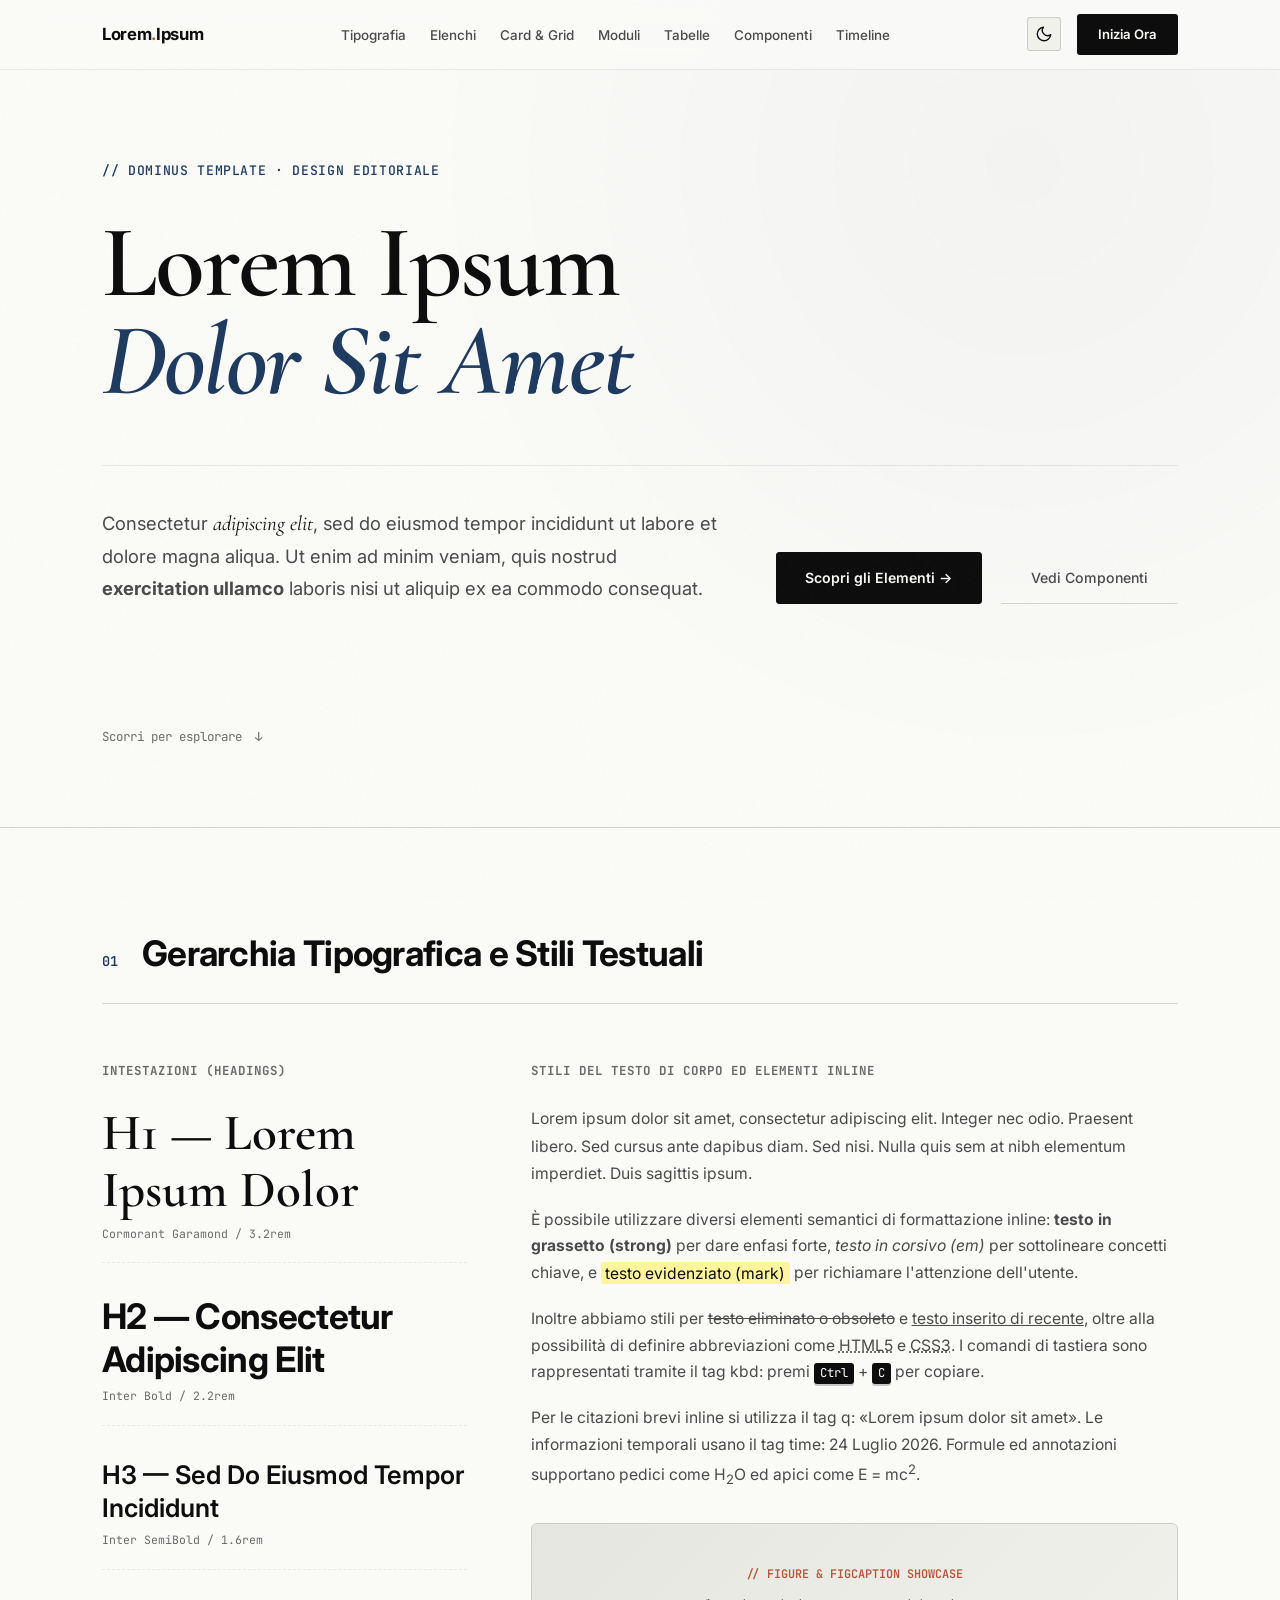
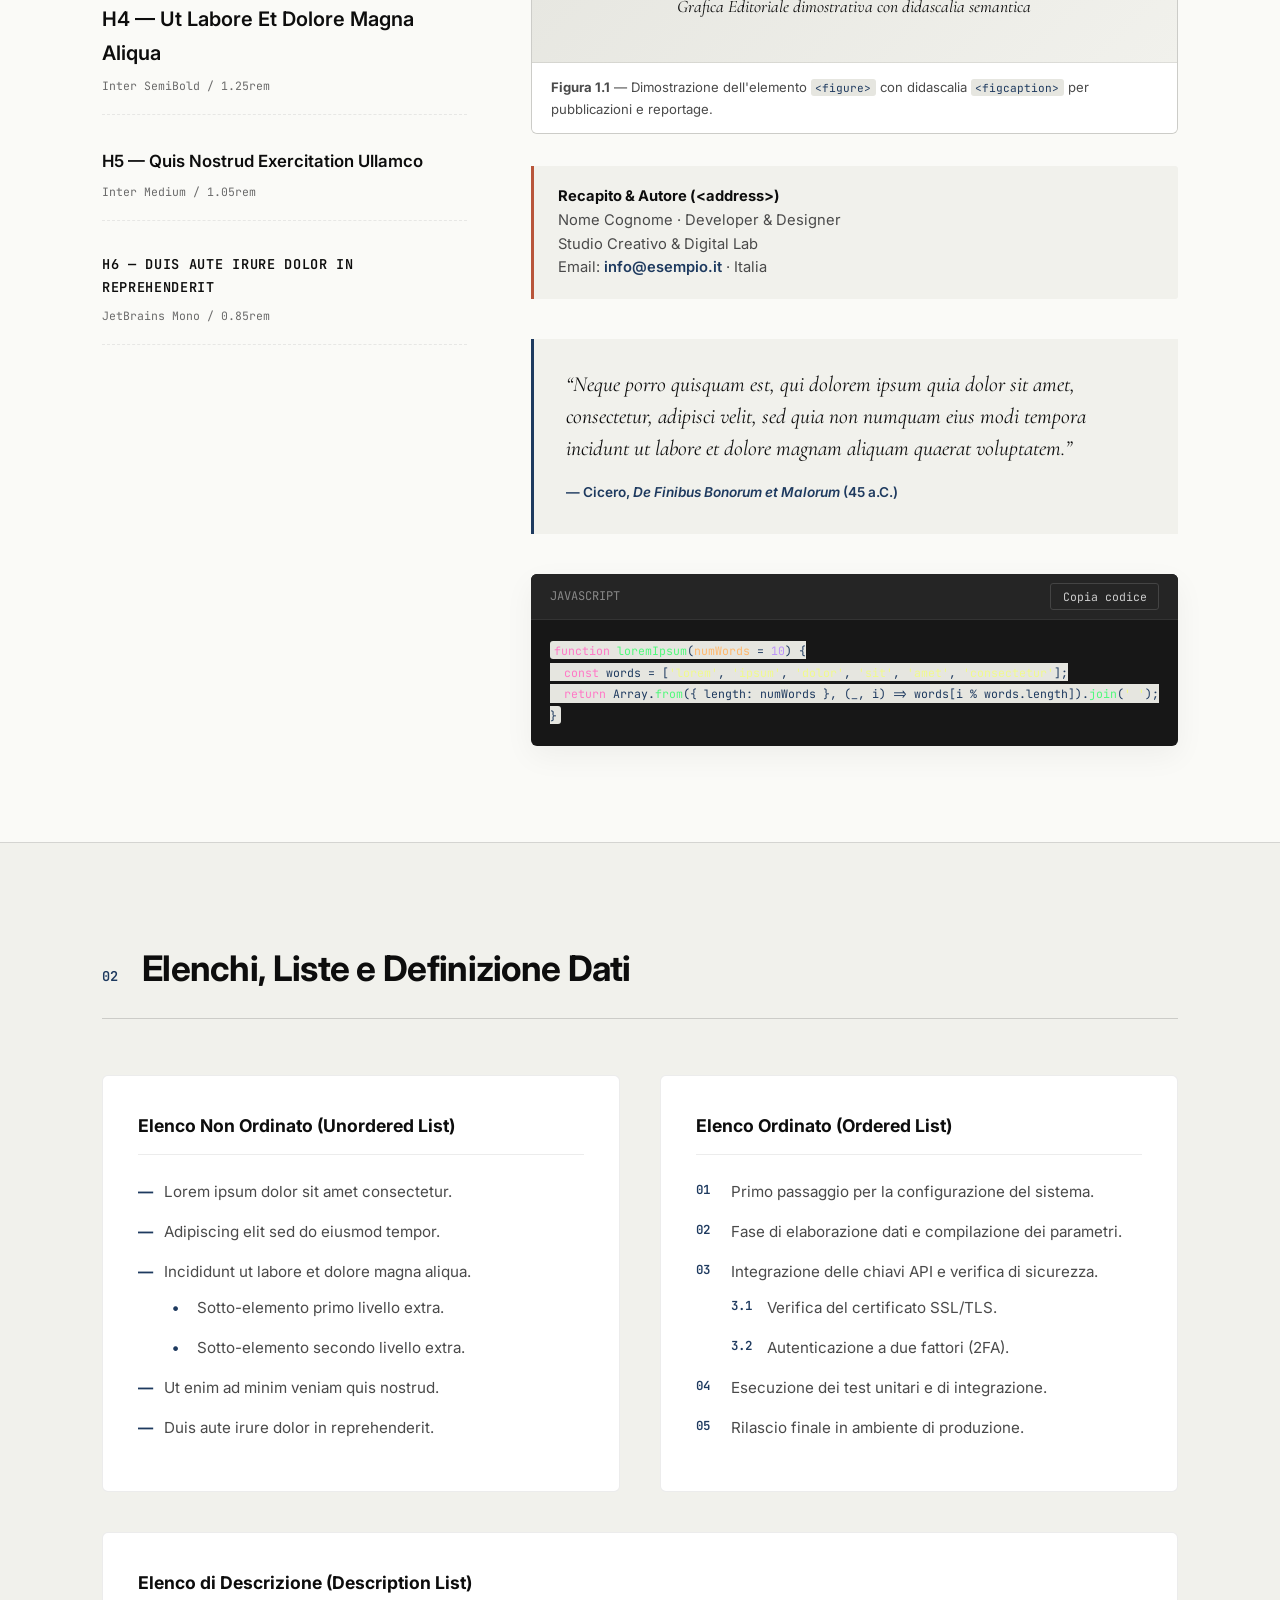
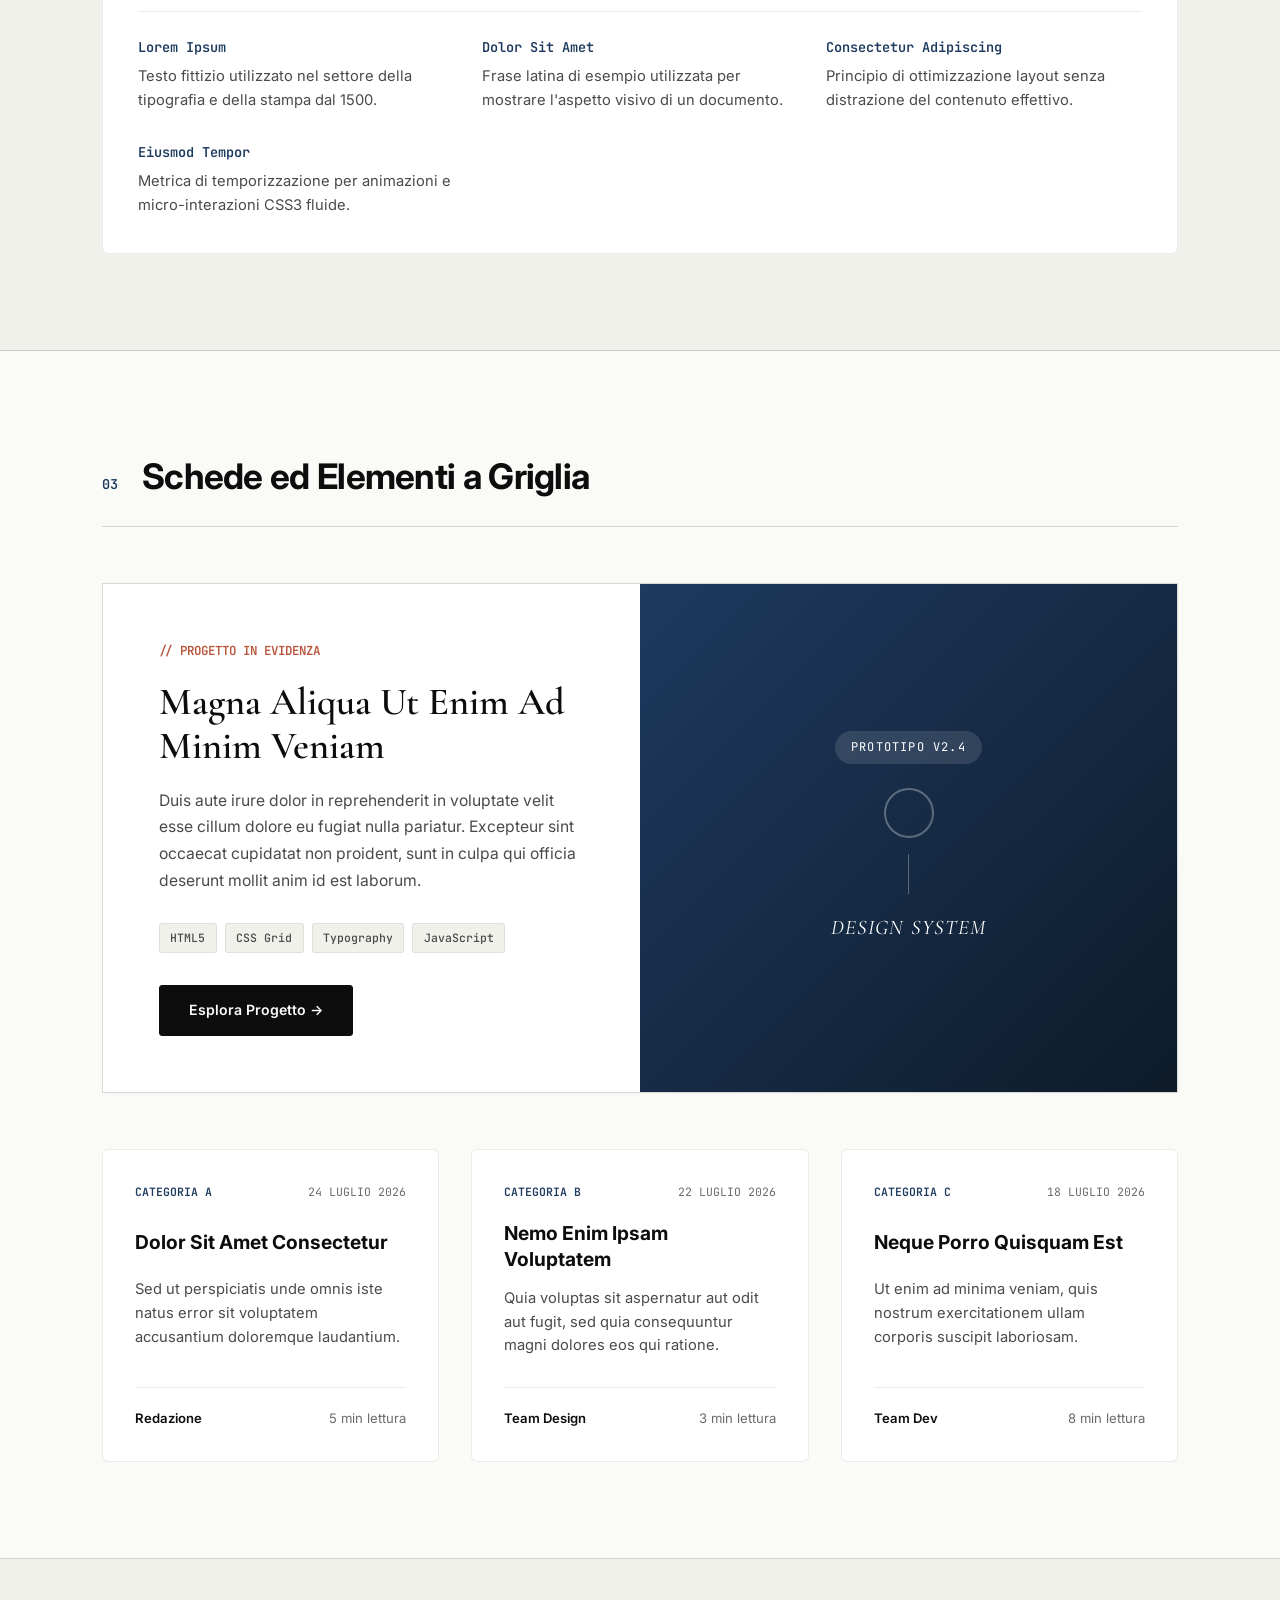
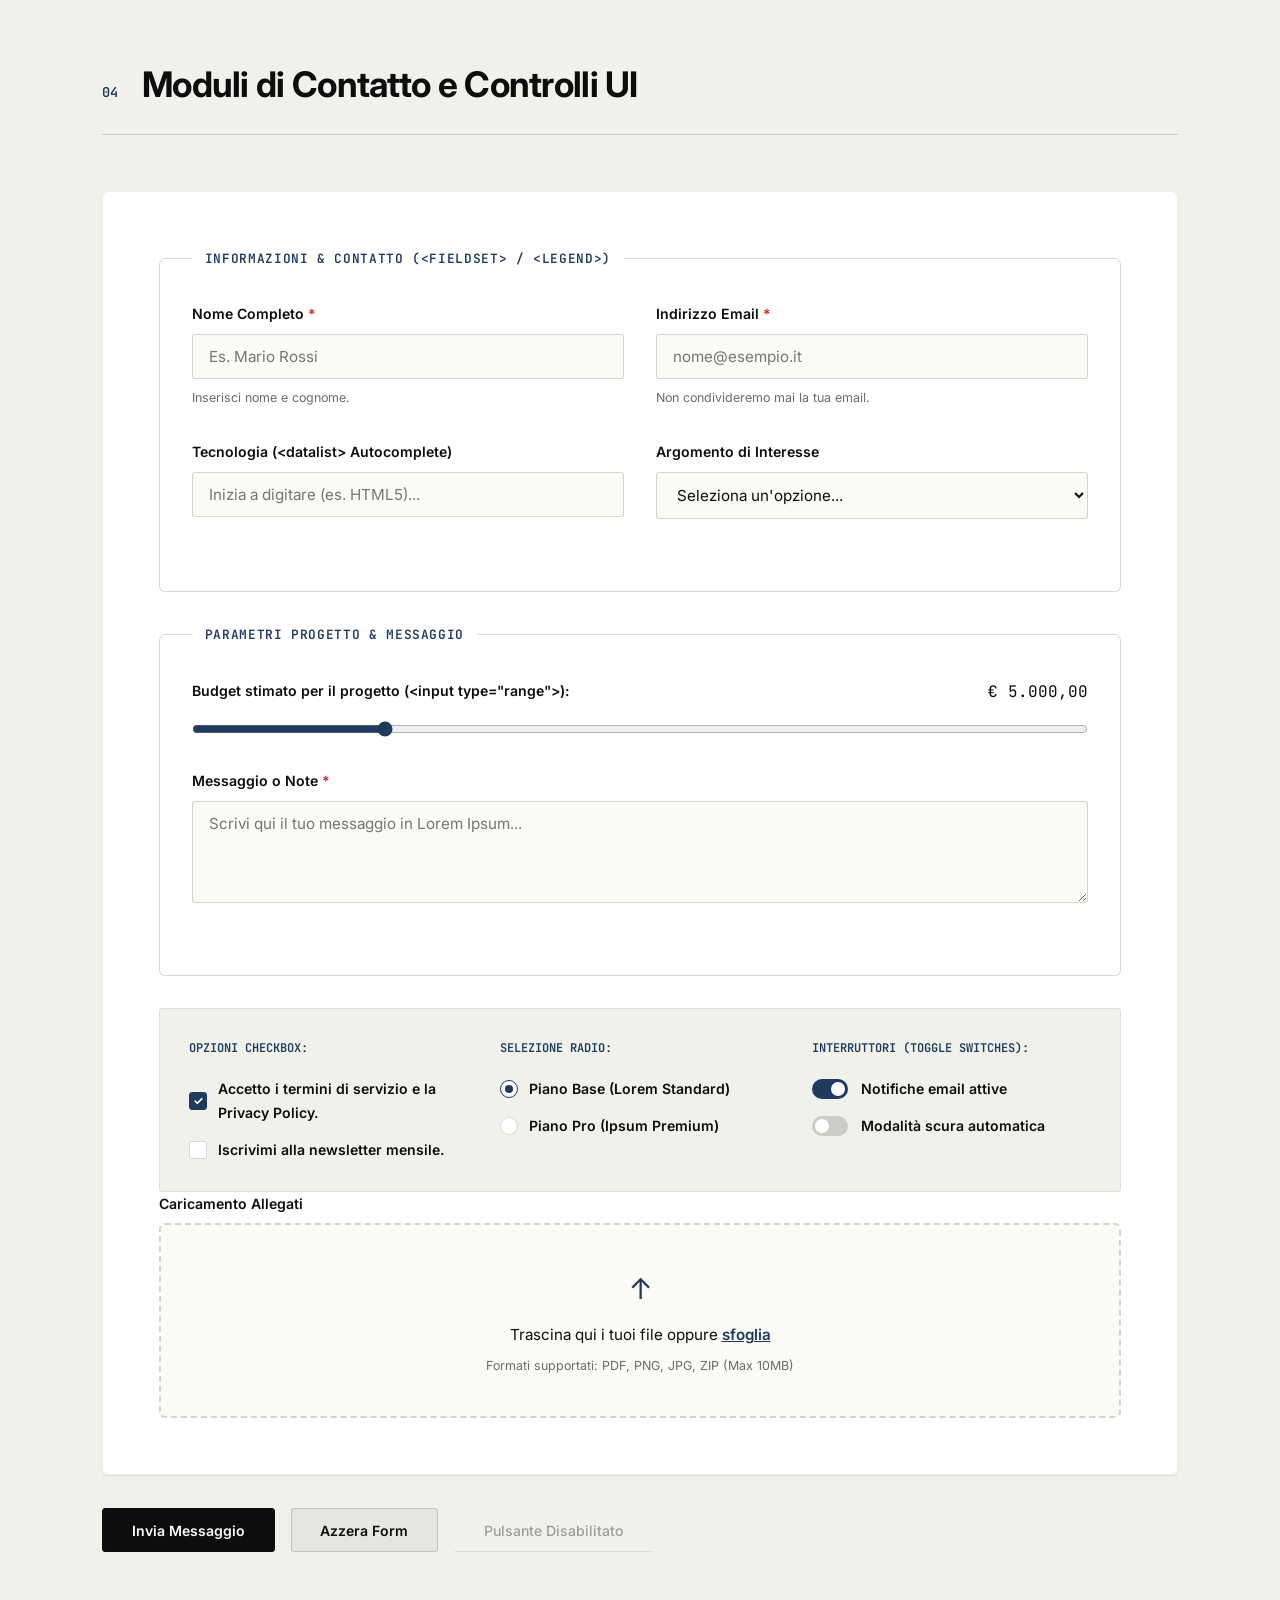
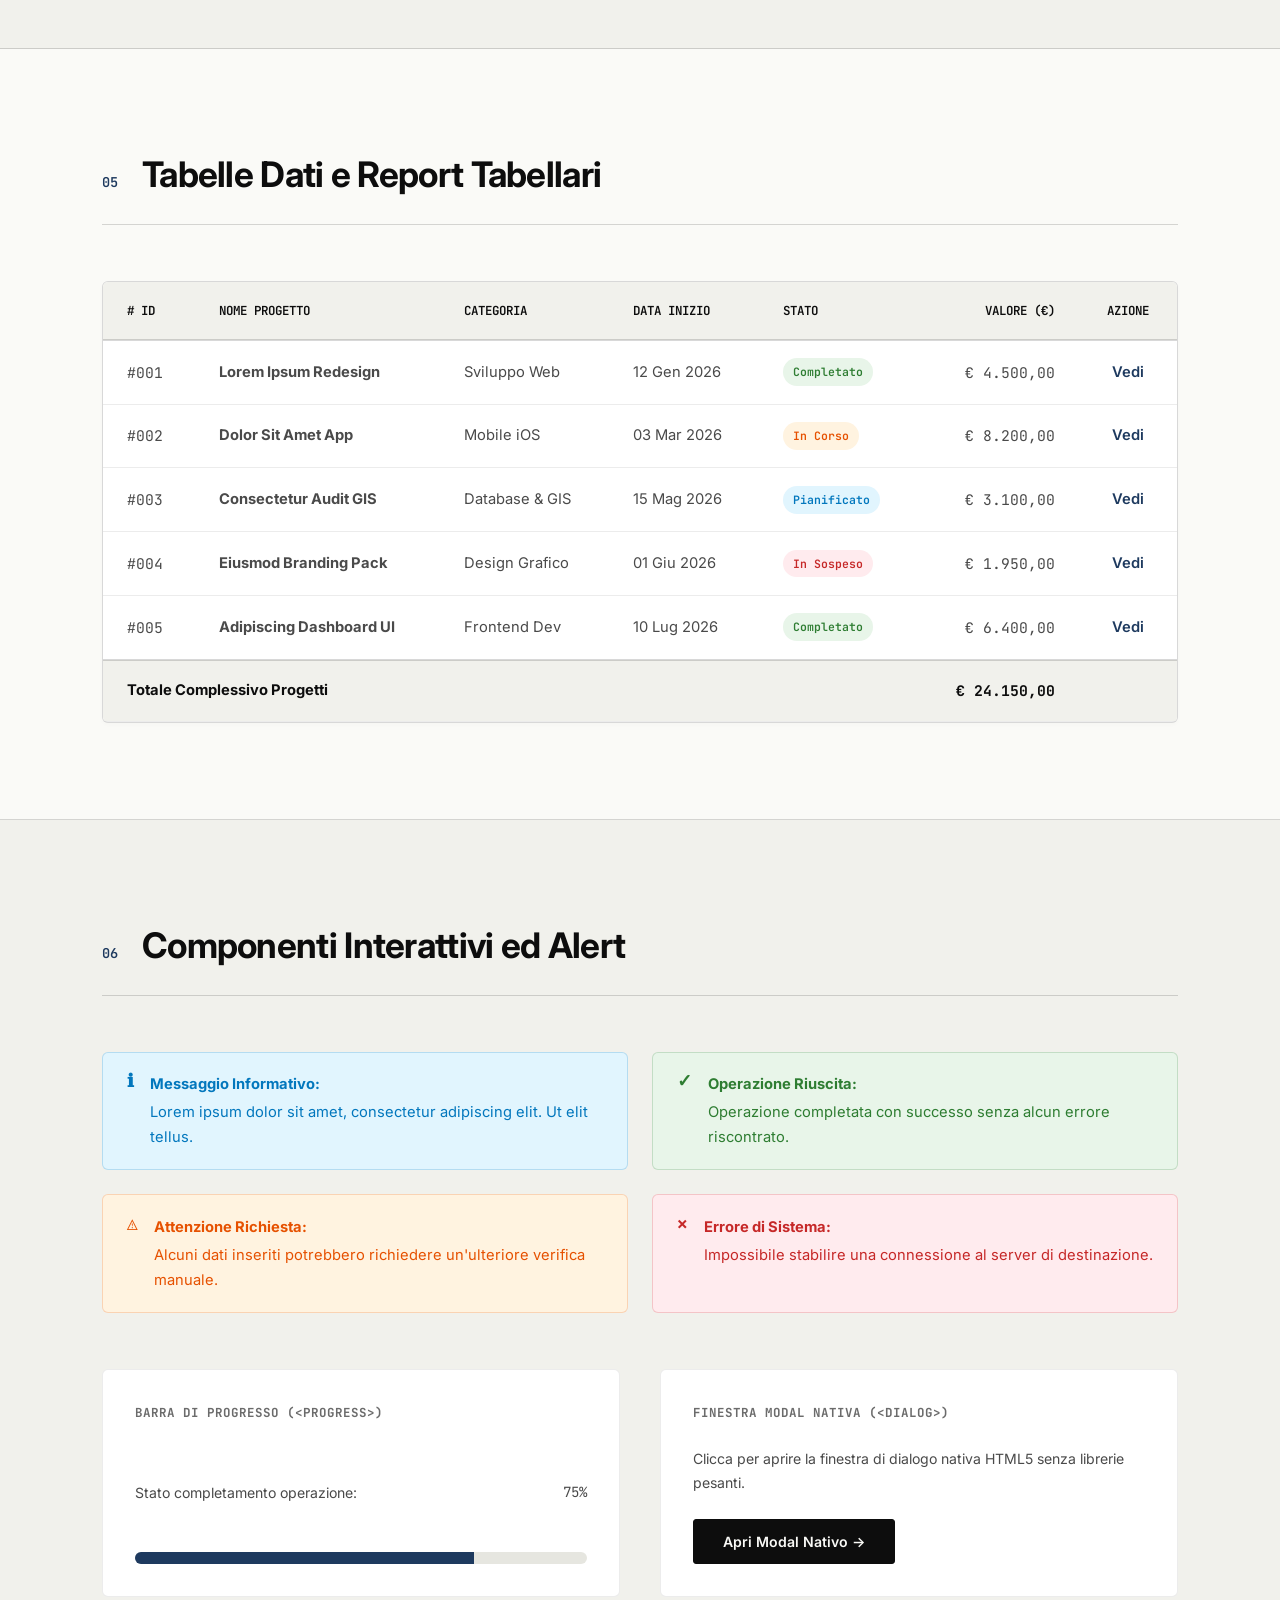
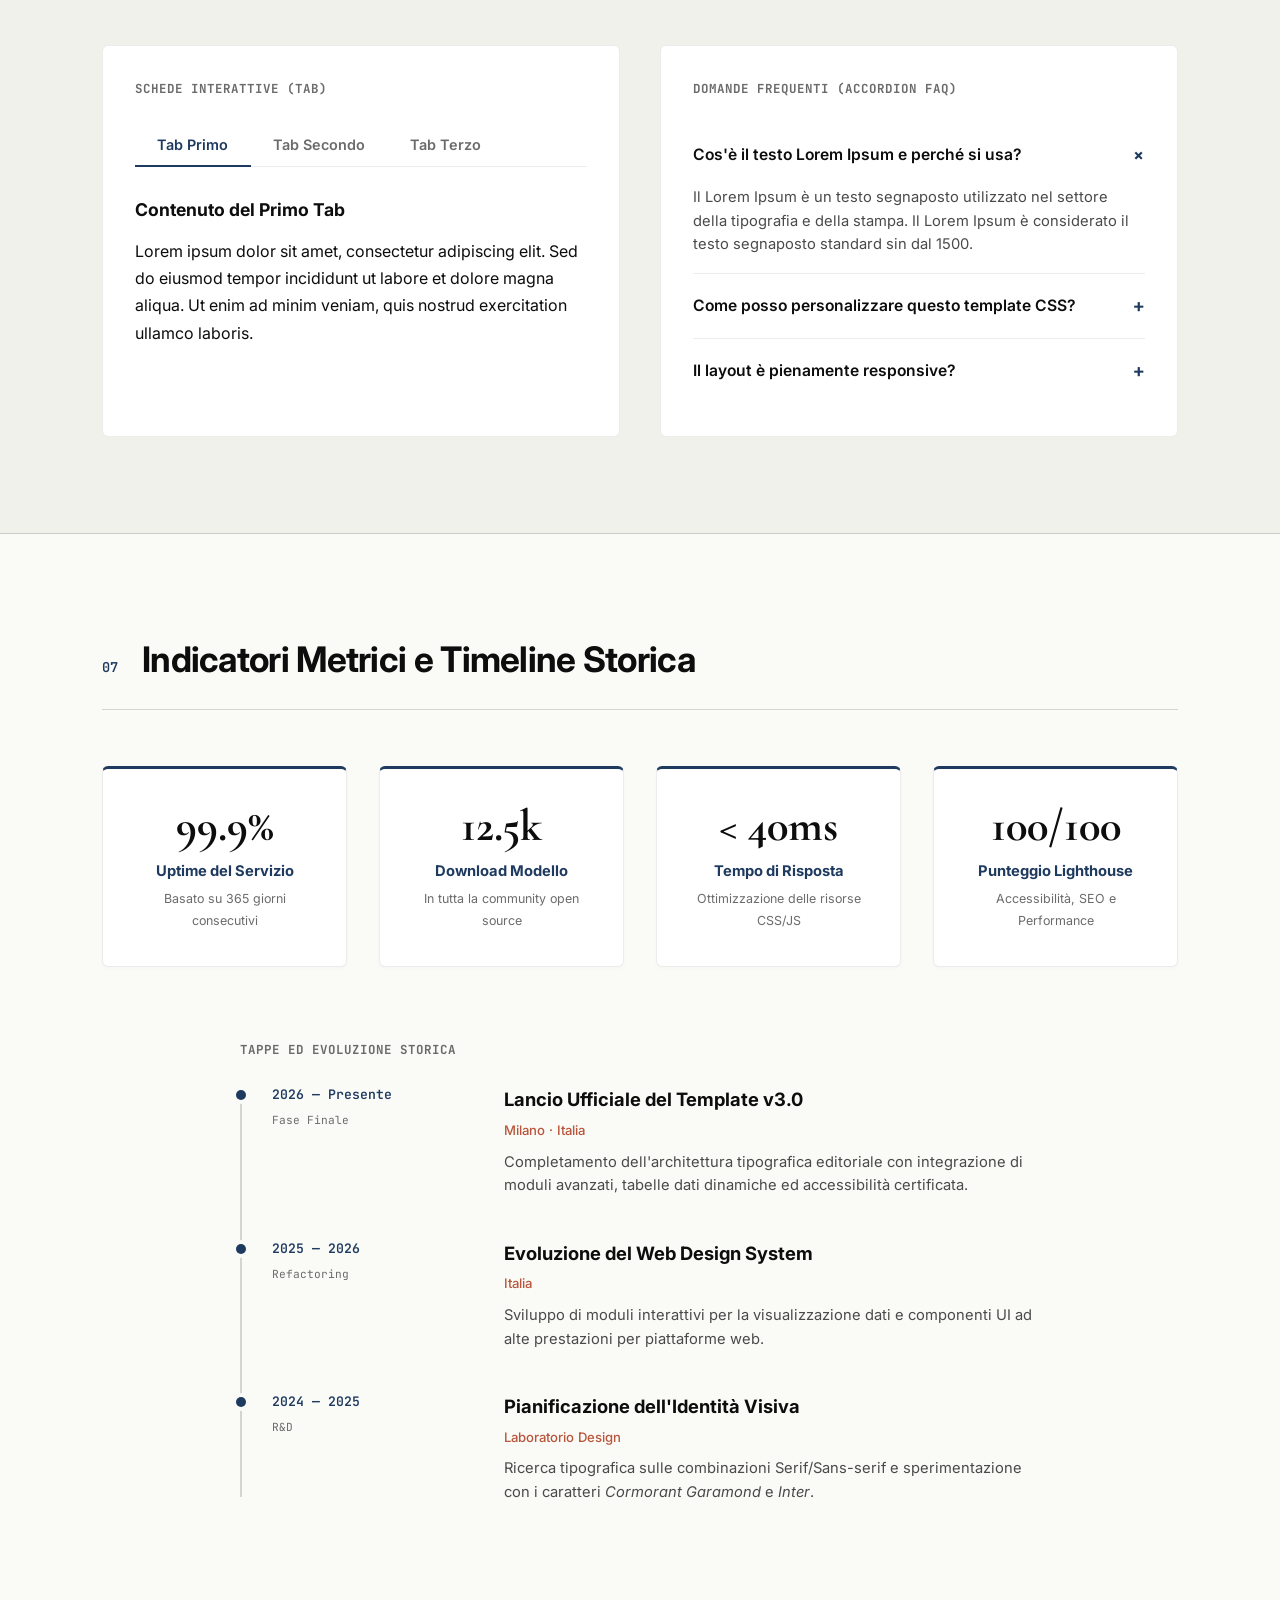
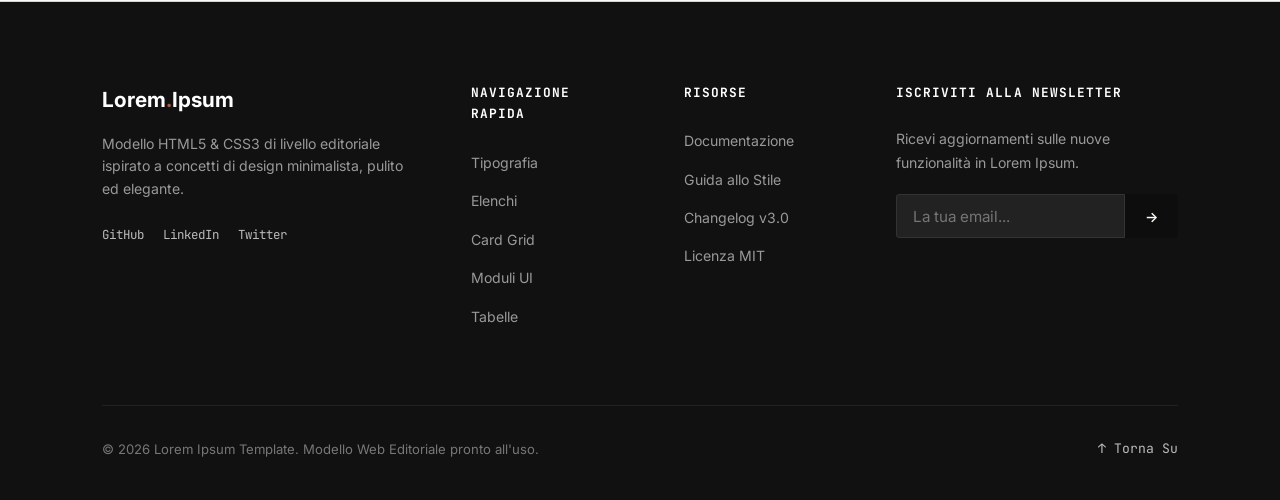
<file: Template_2/index.html>
<!DOCTYPE html>
<html lang="it">
<head>
  <meta charset="UTF-8">
  <meta name="viewport" content="width=device-width, initial-scale=1.0">
  <title>Template Editoriale HTML & CSS | Lorem Ipsum Showcase</title>
  <meta name="description" content="Template HTML5 e CSS3 completo ed editoriale ispirato a design minimalisti di alto profilo. Dimostrazione completa di tutti gli elementi web.">
  
  <!-- Preconnect per Google Fonts -->
  <link rel="preconnect" href="https://fonts.googleapis.com">
  <link rel="preconnect" href="https://fonts.gstatic.com" crossorigin>
  <link href="https://fonts.googleapis.com/css2?family=Cormorant+Garamond:ital,wght@0,400;0,600;1,400;1,600;1,700&family=Inter:wght@300;400;500;600;700&family=JetBrains+Mono:ital,wght@0,400;0,500;1,400&display=swap" rel="stylesheet">
  
  <!-- Foglio di Stile -->
  <link rel="stylesheet" href="style.css">
</head>
<body>

  <!-- BARRA DI NAVIGAZIONE -->
  <nav id="main-nav">
    <div class="nav-container">
      <a href="../index.html" class="nav-brand" title="Torna al catalogo dei template">
        Lorem<span>.</span>Ipsum
      </a>
      
      <ul class="nav-links" id="nav-links">
        <li><a href="#typography">Tipografia</a></li>
        <li><a href="#lists">Elenchi</a></li>
        <li><a href="#cards">Card & Grid</a></li>
        <li><a href="#forms">Moduli</a></li>
        <li><a href="#tables">Tabelle</a></li>
        <li><a href="#interactive">Componenti</a></li>
        <li><a href="#timeline">Timeline</a></li>
      </ul>

      <div class="nav-actions">
        <button class="theme-toggle-btn" id="theme-toggle" aria-label="Cambia tema chiaro/scuro" title="Cambia tema (Chiaro/Scuro)">
          <svg class="theme-icon-sun" width="18" height="18" viewBox="0 0 24 24" fill="none" stroke="currentColor" stroke-width="1.8" stroke-linecap="round" stroke-linejoin="round"><circle cx="12" cy="12" r="5"></circle><line x1="12" y1="1" x2="12" y2="3"></line><line x1="12" y1="21" x2="12" y2="23"></line><line x1="4.22" y1="4.22" x2="5.64" y2="5.64"></line><line x1="18.36" y1="18.36" x2="19.78" y2="19.78"></line><line x1="1" y1="12" x2="3" y2="12"></line><line x1="21" y1="12" x2="23" y2="12"></line><line x1="4.22" y1="19.78" x2="5.64" y2="18.36"></line><line x1="18.36" y1="5.64" x2="19.78" y2="4.22"></line></svg>
          <svg class="theme-icon-moon" width="18" height="18" viewBox="0 0 24 24" fill="none" stroke="currentColor" stroke-width="1.8" stroke-linecap="round" stroke-linejoin="round"><path d="M21 12.79A9 9 0 1 1 11.21 3 7 7 0 0 0 21 12.79z"></path></svg>
        </button>
        <a href="#forms" class="btn-nav">Inizia Ora</a>
        <button class="mobile-toggle" id="mobile-toggle" aria-label="Menu navigazione">
          <span></span>
          <span></span>
          <span></span>
        </button>
      </div>
    </div>
  </nav>

  <!-- HERO SECTION -->
  <header id="hero" class="hero-section">
    <div class="hero-container">
      <div class="hero-eyebrow">// DOMINUS TEMPLATE &middot; DESIGN EDITORIALE</div>
      
      <h1 class="hero-title">
        <span class="title-line">Lorem Ipsum</span>
        <span class="title-line accent-text">Dolor Sit Amet</span>
      </h1>

      <div class="hero-bottom-grid">
        <p class="hero-lead">
          Consectetur <em>adipiscing elit</em>, sed do eiusmod tempor incididunt ut labore et dolore magna aliqua. 
          Ut enim ad minim veniam, quis nostrud <b>exercitation ullamco</b> laboris nisi ut aliquip ex ea commodo consequat.
        </p>

        <div class="hero-buttons">
          <a href="#typography" class="btn-primary">Scopri gli Elementi &rarr;</a>
          <a href="#interactive" class="btn-ghost">Vedi Componenti</a>
        </div>
      </div>
    </div>
    
    <div class="hero-scroll-indicator">
      <span>Scorri per esplorare</span>
      <div class="scroll-arrow">&darr;</div>
    </div>
  </header>

  <main>
    <!-- SEZIONE 01: TIPOGRAFIA E TESTI -->
    <section id="typography" class="section-padding border-bottom">
      <div class="container">
        <header class="section-header">
          <span class="section-number">01</span>
          <h2 class="section-title">Gerarchia Tipografica e Stili Testuali</h2>
        </header>

        <div class="typography-grid">
          <!-- Headings Showcase -->
          <div class="headings-column">
            <h3 class="subsection-label">Intestazioni (Headings)</h3>
            <div class="heading-sample">
              <h1>H1 &mdash; Lorem Ipsum Dolor</h1>
              <span class="tag-mono">Cormorant Garamond / 3.2rem</span>
            </div>
            <div class="heading-sample">
              <h2>H2 &mdash; Consectetur Adipiscing Elit</h2>
              <span class="tag-mono">Inter Bold / 2.2rem</span>
            </div>
            <div class="heading-sample">
              <h3>H3 &mdash; Sed Do Eiusmod Tempor Incididunt</h3>
              <span class="tag-mono">Inter SemiBold / 1.6rem</span>
            </div>
            <div class="heading-sample">
              <h4>H4 &mdash; Ut Labore Et Dolore Magna Aliqua</h4>
              <span class="tag-mono">Inter SemiBold / 1.25rem</span>
            </div>
            <div class="heading-sample">
              <h5>H5 &mdash; Quis Nostrud Exercitation Ullamco</h5>
              <span class="tag-mono">Inter Medium / 1.05rem</span>
            </div>
            <div class="heading-sample">
              <h6>H6 &mdash; Duis Aute Irure Dolor In Reprehenderit</h6>
              <span class="tag-mono">JetBrains Mono / 0.85rem</span>
            </div>
          </div>

          <!-- Formatting & Rich Text -->
          <div class="body-column">
            <h3 class="subsection-label">Stili del Testo di Corpo ed Elementi Inline</h3>
            
            <p class="paragraph-lead">
              Lorem ipsum dolor sit amet, consectetur adipiscing elit. Integer nec odio. Praesent libero. Sed cursus ante dapibus diam. Sed nisi. Nulla quis sem at nibh elementum imperdiet. Duis sagittis ipsum.
            </p>

            <p>
              È possibile utilizzare diversi elementi semantici di formattazione inline: 
              <strong>testo in grassetto (strong)</strong> per dare enfasi forte, 
              <em>testo in corsivo (em)</em> per sottolineare concetti chiave, 
              e <mark>testo evidenziato (mark)</mark> per richiamare l'attenzione dell'utente.
            </p>

            <p>
              Inoltre abbiamo stili per <del>testo eliminato o obsoleto</del> e <ins>testo inserito di recente</ins>, 
              oltre alla possibilità di definire abbreviazioni come <abbr title="HyperText Markup Language">HTML5</abbr> e 
              <abbr title="Cascading Style Sheets">CSS3</abbr>. I comandi di tastiera sono rappresentati tramite il tag kbd: premi <kbd>Ctrl</kbd> + <kbd>C</kbd> per copiare.
            </p>

            <p>
              Per le citazioni brevi inline si utilizza il tag q: <q>Lorem ipsum dolor sit amet</q>. 
              Le informazioni temporali usano il tag time: <time datetime="2026-07-24">24 Luglio 2026</time>. 
              Formule ed annotazioni supportano pedici come H<sub>2</sub>O ed apici come E = mc<sup>2</sup>.
            </p>

            <!-- Figure & Figcaption Showcase -->
            <figure class="editorial-figure">
              <div class="figure-graphic-placeholder">
                <span class="fig-tag">// FIGURE &amp; FIGCAPTION SHOWCASE</span>
                <span class="fig-text">Grafica Editoriale dimostrativa con didascalia semantica</span>
              </div>
              <figcaption><b>Figura 1.1</b> &mdash; Dimostrazione dell'elemento <code>&lt;figure&gt;</code> con didascalia <code>&lt;figcaption&gt;</code> per pubblicazioni e reportage.</figcaption>
            </figure>

            <!-- Address Block Showcase -->
            <address class="editorial-address">
              <strong>Recapito &amp; Autore (&lt;address&gt;)</strong><br>
              Nome Cognome &middot; Developer &amp; Designer<br>
              Studio Creativo &amp; Digital Lab<br>
              Email: <a href="mailto:info@esempio.it">info@esempio.it</a> &middot; Italia
            </address>

            <!-- Blockquote -->
            <blockquote class="editorial-blockquote">
              <p>&ldquo;Neque porro quisquam est, qui dolorem ipsum quia dolor sit amet, consectetur, adipisci velit, sed quia non numquam eius modi tempora incidunt ut labore et dolore magnam aliquam quaerat voluptatem.&rdquo;</p>
              <cite>&mdash; Cicero, <i>De Finibus Bonorum et Malorum</i> (45 a.C.)</cite>
            </blockquote>

            <!-- Code Block Showcase -->
            <div class="code-box">
              <div class="code-box-header">
                <span class="code-lang">JavaScript</span>
                <button class="btn-copy" id="copy-code-btn" data-code="function loremIpsum(numWords = 10) {\n  const words = ['lorem', 'ipsum', 'dolor', 'sit', 'amet', 'consectetur', 'adipiscing', 'elit'];\n  return Array.from({ length: numWords }, (_, i) => words[i % words.length]).join(' ');\n}">Copia codice</button>
              </div>
              <pre><code><span class="token-kw">function</span> <span class="token-fn">loremIpsum</span>(<span class="token-param">numWords</span> = <span class="token-num">10</span>) {
  <span class="token-kw">const</span> words = [<span class="token-str">'lorem'</span>, <span class="token-str">'ipsum'</span>, <span class="token-str">'dolor'</span>, <span class="token-str">'sit'</span>, <span class="token-str">'amet'</span>, <span class="token-str">'consectetur'</span>];
  <span class="token-kw">return</span> Array.<span class="token-fn">from</span>({ length: numWords }, (_, i) => words[i % words.length]).<span class="token-fn">join</span>(<span class="token-str">' '</span>);
}</code></pre>
            </div>
          </div>
        </div>
      </div>
    </section>

    <!-- SEZIONE 02: ELENCHI E STRUTTURE DATI -->
    <section id="lists" class="section-padding border-bottom surface-bg">
      <div class="container">
        <header class="section-header">
          <span class="section-number">02</span>
          <h2 class="section-title">Elenchi, Liste e Definizione Dati</h2>
        </header>

        <div class="lists-grid">
          <!-- Unordered List -->
          <div class="list-card">
            <h3 class="list-card-title">Elenco Non Ordinato (Unordered List)</h3>
            <ul class="custom-ul">
              <li>Lorem ipsum dolor sit amet consectetur.</li>
              <li>Adipiscing elit sed do eiusmod tempor.</li>
              <li>Incididunt ut labore et dolore magna aliqua.
                <ul>
                  <li>Sotto-elemento primo livello extra.</li>
                  <li>Sotto-elemento secondo livello extra.</li>
                </ul>
              </li>
              <li>Ut enim ad minim veniam quis nostrud.</li>
              <li>Duis aute irure dolor in reprehenderit.</li>
            </ul>
          </div>

          <!-- Ordered List -->
          <div class="list-card">
            <h3 class="list-card-title">Elenco Ordinato (Ordered List)</h3>
            <ol class="custom-ol">
              <li>Primo passaggio per la configurazione del sistema.</li>
              <li>Fase di elaborazione dati e compilazione dei parametri.</li>
              <li>Integrazione delle chiavi API e verifica di sicurezza.
                <ol>
                  <li>Verifica del certificato SSL/TLS.</li>
                  <li>Autenticazione a due fattori (2FA).</li>
                </ol>
              </li>
              <li>Esecuzione dei test unitari e di integrazione.</li>
              <li>Rilascio finale in ambiente di produzione.</li>
            </ol>
          </div>

          <!-- Description List -->
          <div class="list-card span-full">
            <h3 class="list-card-title">Elenco di Descrizione (Description List)</h3>
            <dl class="custom-dl">
              <div class="dl-group">
                <dt>Lorem Ipsum</dt>
                <dd>Testo fittizio utilizzato nel settore della tipografia e della stampa dal 1500.</dd>
              </div>
              <div class="dl-group">
                <dt>Dolor Sit Amet</dt>
                <dd>Frase latina di esempio utilizzata per mostrare l'aspetto visivo di un documento.</dd>
              </div>
              <div class="dl-group">
                <dt>Consectetur Adipiscing</dt>
                <dd>Principio di ottimizzazione layout senza distrazione del contenuto effettivo.</dd>
              </div>
              <div class="dl-group">
                <dt>Eiusmod Tempor</dt>
                <dd>Metrica di temporizzazione per animazioni e micro-interazioni CSS3 fluide.</dd>
              </div>
            </dl>
          </div>
        </div>
      </div>
    </section>

    <!-- SEZIONE 03: CARD E GRIGLIE -->
    <section id="cards" class="section-padding border-bottom">
      <div class="container">
        <header class="section-header">
          <span class="section-number">03</span>
          <h2 class="section-title">Schede ed Elementi a Griglia</h2>
        </header>

        <!-- Featured Big Card -->
        <article class="featured-card">
          <div class="featured-content">
            <div class="featured-eyebrow">// PROGETTO IN EVIDENZA</div>
            <h3 class="featured-title">Magna Aliqua Ut Enim Ad Minim Veniam</h3>
            <p class="featured-text">
              Duis aute irure dolor in reprehenderit in voluptate velit esse cillum dolore eu fugiat nulla pariatur. 
              Excepteur sint occaecat cupidatat non proident, sunt in culpa qui officia deserunt mollit anim id est laborum.
            </p>
            <div class="tag-stack">
              <span class="tag">HTML5</span>
              <span class="tag">CSS Grid</span>
              <span class="tag">Typography</span>
              <span class="tag">JavaScript</span>
            </div>
            <a href="#forms" class="btn-primary card-cta">Esplora Progetto &rarr;</a>
          </div>

          <div class="featured-visual">
            <div class="visual-inner">
              <div class="visual-badge">PROTOTIPO V2.4</div>
              <div class="visual-graphic">
                <span class="graphic-circle"></span>
                <span class="graphic-line"></span>
                <span class="graphic-text">DESIGN SYSTEM</span>
              </div>
            </div>
          </div>
        </article>

        <!-- 3-Column Card Grid -->
        <div class="cards-grid">
          <!-- Card 1 -->
          <article class="standard-card">
            <div class="card-header-meta">
              <span class="card-category">CATEGORIA A</span>
              <span class="card-date">24 LUGLIO 2026</span>
            </div>
            <h3 class="card-title"><a href="#">Dolor Sit Amet Consectetur</a></h3>
            <p class="card-excerpt">
              Sed ut perspiciatis unde omnis iste natus error sit voluptatem accusantium doloremque laudantium.
            </p>
            <div class="card-footer">
              <span class="card-author">Redazione</span>
              <span class="card-read-time">5 min lettura</span>
            </div>
          </article>

          <!-- Card 2 -->
          <article class="standard-card">
            <div class="card-header-meta">
              <span class="card-category">CATEGORIA B</span>
              <span class="card-date">22 LUGLIO 2026</span>
            </div>
            <h3 class="card-title"><a href="#">Nemo Enim Ipsam Voluptatem</a></h3>
            <p class="card-excerpt">
              Quia voluptas sit aspernatur aut odit aut fugit, sed quia consequuntur magni dolores eos qui ratione.
            </p>
            <div class="card-footer">
              <span class="card-author">Team Design</span>
              <span class="card-read-time">3 min lettura</span>
            </div>
          </article>

          <!-- Card 3 -->
          <article class="standard-card">
            <div class="card-header-meta">
              <span class="card-category">CATEGORIA C</span>
              <span class="card-date">18 LUGLIO 2026</span>
            </div>
            <h3 class="card-title"><a href="#">Neque Porro Quisquam Est</a></h3>
            <p class="card-excerpt">
              Ut enim ad minima veniam, quis nostrum exercitationem ullam corporis suscipit laboriosam.
            </p>
            <div class="card-footer">
              <span class="card-author">Team Dev</span>
              <span class="card-read-time">8 min lettura</span>
            </div>
          </article>
        </div>
      </div>
    </section>

    <!-- SEZIONE 04: MODULI E CONTROLLI UI -->
    <section id="forms" class="section-padding border-bottom surface-bg">
      <div class="container">
        <header class="section-header">
          <span class="section-number">04</span>
          <h2 class="section-title">Moduli di Contatto e Controlli UI</h2>
        </header>

        <div class="form-layout">
          <form class="main-form" id="sample-form" onsubmit="event.preventDefault(); alert('Modulo inviato con successo!');">
            
            <!-- Fieldset 1: Dati Generali -->
            <fieldset class="form-fieldset">
              <legend class="form-legend">Informazioni &amp; Contatto (&lt;fieldset&gt; / &lt;legend&gt;)</legend>
              
              <div class="form-grid">
                <!-- Text Input con Datalist -->
                <div class="form-group">
                  <label for="fname">Nome Completo <span class="required">*</span></label>
                  <input type="text" id="fname" name="fname" placeholder="Es. Mario Rossi" required>
                  <span class="help-text">Inserisci nome e cognome.</span>
                </div>

                <!-- Email Input -->
                <div class="form-group">
                  <label for="email">Indirizzo Email <span class="required">*</span></label>
                  <input type="email" id="email" name="email" placeholder="nome@esempio.it" required>
                  <span class="help-text">Non condivideremo mai la tua email.</span>
                </div>

                <!-- Datalist Input -->
                <div class="form-group">
                  <label for="framework">Tecnologia (&lt;datalist&gt; Autocomplete)</label>
                  <input type="text" id="framework" name="framework" list="framework-list" placeholder="Inizia a digitare (es. HTML5)...">
                  <datalist id="framework-list">
                    <option value="HTML5 & CSS3">
                    <option value="JavaScript Vanilla">
                    <option value="GIS & Python">
                    <option value="Cormorant Garamond">
                  </datalist>
                </div>

                <!-- Select Input -->
                <div class="form-group">
                  <label for="topic">Argomento di Interesse</label>
                  <select id="topic" name="topic">
                    <option value="" disabled selected>Seleziona un'opzione...</option>
                    <option value="1">Lorem Ipsum Sviluppo Web</option>
                    <option value="2">Dolor Sit Amet Design UI/UX</option>
                    <option value="3">Consectetur Adipiscing Consulenza</option>
                  </select>
                </div>
              </div>
            </fieldset>

            <!-- Fieldset 2: Parametri e Messaggio -->
            <fieldset class="form-fieldset">
              <legend class="form-legend">Parametri Progetto &amp; Messaggio</legend>
              
              <div class="form-grid">
                <!-- Range Slider con Output Live -->
                <div class="form-group span-full">
                  <div class="range-header">
                    <label for="budget-range">Budget stimato per il progetto (&lt;input type="range"&gt;):</label>
                    <output id="budget-output" for="budget-range" class="mono-val">€ 5.000,00</output>
                  </div>
                  <input type="range" id="budget-range" name="budget" min="1000" max="20000" step="500" value="5000">
                </div>

                <!-- Textarea (Span Full) -->
                <div class="form-group span-full">
                  <label for="message">Messaggio o Note <span class="required">*</span></label>
                  <textarea id="message" name="message" rows="4" placeholder="Scrivi qui il tuo messaggio in Lorem Ipsum..." required></textarea>
                </div>
              </div>
            </fieldset>

              <!-- Checkbox & Radio Section -->
              <div class="form-group span-full controls-wrapper">
                <div class="controls-column">
                  <span class="controls-label">Opzioni Checkbox:</span>
                  <label class="custom-checkbox">
                    <input type="checkbox" name="opt1" checked>
                    <span class="checkmark"></span>
                    Accetto i termini di servizio e la Privacy Policy.
                  </label>
                  <label class="custom-checkbox">
                    <input type="checkbox" name="opt2">
                    <span class="checkmark"></span>
                    Iscrivimi alla newsletter mensile.
                  </label>
                </div>

                <div class="controls-column">
                  <span class="controls-label">Selezione Radio:</span>
                  <label class="custom-radio">
                    <input type="radio" name="plan" value="basic" checked>
                    <span class="radio-mark"></span>
                    Piano Base (Lorem Standard)
                  </label>
                  <label class="custom-radio">
                    <input type="radio" name="plan" value="pro">
                    <span class="radio-mark"></span>
                    Piano Pro (Ipsum Premium)
                  </label>
                </div>

                <div class="controls-column">
                  <span class="controls-label">Interruttori (Toggle Switches):</span>
                  <label class="switch-container">
                    <input type="checkbox" checked>
                    <span class="switch-slider"></span>
                    Notifiche email attive
                  </label>
                  <label class="switch-container">
                    <input type="checkbox">
                    <span class="switch-slider"></span>
                    Modalità scura automatica
                  </label>
                </div>
              </div>

              <!-- Dropzone File Upload -->
              <div class="form-group span-full">
                <label>Caricamento Allegati</label>
                <div class="dropzone-box" id="dropzone">
                  <div class="dropzone-icon">&uarr;</div>
                  <p class="dropzone-text">Trascina qui i tuoi file oppure <span>sfoglia</span></p>
                  <span class="dropzone-sub">Formati supportati: PDF, PNG, JPG, ZIP (Max 10MB)</span>
                  <input type="file" id="file-input" hidden>
                </div>
              </div>
            </div>

            <!-- Form Actions Buttons Showcase -->
            <div class="form-actions-bar">
              <button type="submit" class="btn-primary">Invia Messaggio</button>
              <button type="reset" class="btn-secondary">Azzera Form</button>
              <button type="button" class="btn-ghost" disabled>Pulsante Disabilitato</button>
            </div>
          </form>
        </div>
      </div>
    </section>

    <!-- SEZIONE 05: TABELLE DATI -->
    <section id="tables" class="section-padding border-bottom">
      <div class="container">
        <header class="section-header">
          <span class="section-number">05</span>
          <h2 class="section-title">Tabelle Dati e Report Tabellari</h2>
        </header>

        <div class="table-wrapper">
          <table class="editorial-table">
            <thead>
              <tr>
                <th># ID</th>
                <th>Nome Progetto</th>
                <th>Categoria</th>
                <th>Data Inizio</th>
                <th>Stato</th>
                <th class="text-right">Valore (€)</th>
                <th class="text-center">Azione</th>
              </tr>
            </thead>
            <tbody>
              <tr>
                <td class="mono-id">#001</td>
                <td><strong>Lorem Ipsum Redesign</strong></td>
                <td>Sviluppo Web</td>
                <td>12 Gen 2026</td>
                <td><span class="badge badge-success">Completato</span></td>
                <td class="text-right mono-val">€ 4.500,00</td>
                <td class="text-center"><a href="#" class="table-link">Vedi</a></td>
              </tr>
              <tr>
                <td class="mono-id">#002</td>
                <td><strong>Dolor Sit Amet App</strong></td>
                <td>Mobile iOS</td>
                <td>03 Mar 2026</td>
                <td><span class="badge badge-warning">In Corso</span></td>
                <td class="text-right mono-val">€ 8.200,00</td>
                <td class="text-center"><a href="#" class="table-link">Vedi</a></td>
              </tr>
              <tr>
                <td class="mono-id">#003</td>
                <td><strong>Consectetur Audit GIS</strong></td>
                <td>Database & GIS</td>
                <td>15 Mag 2026</td>
                <td><span class="badge badge-info">Pianificato</span></td>
                <td class="text-right mono-val">€ 3.100,00</td>
                <td class="text-center"><a href="#" class="table-link">Vedi</a></td>
              </tr>
              <tr>
                <td class="mono-id">#004</td>
                <td><strong>Eiusmod Branding Pack</strong></td>
                <td>Design Grafico</td>
                <td>01 Giu 2026</td>
                <td><span class="badge badge-danger">In Sospeso</span></td>
                <td class="text-right mono-val">€ 1.950,00</td>
                <td class="text-center"><a href="#" class="table-link">Vedi</a></td>
              </tr>
              <tr>
                <td class="mono-id">#005</td>
                <td><strong>Adipiscing Dashboard UI</strong></td>
                <td>Frontend Dev</td>
                <td>10 Lug 2026</td>
                <td><span class="badge badge-success">Completato</span></td>
                <td class="text-right mono-val">€ 6.400,00</td>
                <td class="text-center"><a href="#" class="table-link">Vedi</a></td>
              </tr>
            </tbody>
            <tfoot>
              <tr>
                <td colspan="5"><strong>Totale Complessivo Progetti</strong></td>
                <td class="text-right mono-val"><strong>€ 24.150,00</strong></td>
                <td></td>
              </tr>
            </tfoot>
          </table>
        </div>
      </div>
    </section>

    <!-- SEZIONE 06: COMPONENTI INTERATTIVI (TABS, ACCORDION, ALERTS) -->
    <section id="interactive" class="section-padding border-bottom surface-bg">
      <div class="container">
        <header class="section-header">
          <span class="section-number">06</span>
          <h2 class="section-title">Componenti Interattivi ed Alert</h2>
        </header>

        <!-- Alert Boxes Showcase -->
        <div class="alerts-showcase">
          <div class="alert alert-info">
            <span class="alert-icon">ℹ</span>
            <div class="alert-body">
              <strong>Messaggio Informativo:</strong> Lorem ipsum dolor sit amet, consectetur adipiscing elit. Ut elit tellus.
            </div>
          </div>

          <div class="alert alert-success">
            <span class="alert-icon">✓</span>
            <div class="alert-body">
              <strong>Operazione Riuscita:</strong> Operazione completata con successo senza alcun errore riscontrato.
            </div>
          </div>

          <div class="alert alert-warning">
            <span class="alert-icon">⚠</span>
            <div class="alert-body">
              <strong>Attenzione Richiesta:</strong> Alcuni dati inseriti potrebbero richiedere un'ulteriore verifica manuale.
            </div>
          </div>

          <div class="alert alert-danger">
            <span class="alert-icon">✕</span>
            <div class="alert-body">
              <strong>Errore di Sistema:</strong> Impossibile stabilire una connessione al server di destinazione.
            </div>
          </div>
        </div>

        <!-- Progress Bar & Native Dialog Modal Showcase -->
        <div class="components-extra-grid">
          <!-- Progress Bar Showcase -->
          <div class="progress-box">
            <h3 class="subsection-label">Barra di Progresso (&lt;progress&gt;)</h3>
            <div class="progress-header">
              <span>Stato completamento operazione:</span>
              <span class="mono-val">75%</span>
            </div>
            <progress value="75" max="100"></progress>
          </div>

          <!-- Dialog Modal Showcase -->
          <div class="modal-showcase">
            <h3 class="subsection-label">Finestra Modal Nativa (&lt;dialog&gt;)</h3>
            <p class="modal-showcase-desc">Clicca per aprire la finestra di dialogo nativa HTML5 senza librerie pesanti.</p>
            <button type="button" class="btn-primary" id="open-dialog-btn">Apri Modal Nativo &rarr;</button>
          </div>
        </div>

        <!-- Native HTML5 Dialog Element -->
        <dialog id="native-dialog" class="editorial-dialog">
          <div class="dialog-header">
            <h3>Finestra Modal Nativa</h3>
            <button type="button" class="dialog-close-btn" id="close-dialog-btn" aria-label="Chiudi">&times;</button>
          </div>
          <div class="dialog-body">
            <p>Questo è un popup nativo HTML5 gestito tramite l'elemento <code>&lt;dialog&gt;</code> ed attivato via JavaScript con il metodo <code>showModal()</code>.</p>
            <p class="dialog-sub">Supporta il focus trap automatico e lo sfondo scuro <code>::backdrop</code> nativo sia in Light Mode che in Dark Mode.</p>
          </div>
          <div class="dialog-footer">
            <button type="button" class="btn-secondary" id="cancel-dialog-btn">Chiudi</button>
            <button type="button" class="btn-primary" id="confirm-dialog-btn">Conferma Operazione</button>
          </div>
        </dialog>

        <div class="interactive-grid">
          <!-- Tabbed Interface -->
          <div class="tabs-container">
            <h3 class="subsection-label">Schede Interattive (Tab)</h3>
            <div class="tab-buttons">
              <button class="tab-btn active" data-tab="tab-1">Tab Primo</button>
              <button class="tab-btn" data-tab="tab-2">Tab Secondo</button>
              <button class="tab-btn" data-tab="tab-3">Tab Terzo</button>
            </div>
            
            <div class="tab-panels">
              <div class="tab-panel active" id="tab-1">
                <h4>Contenuto del Primo Tab</h4>
                <p>
                  Lorem ipsum dolor sit amet, consectetur adipiscing elit. Sed do eiusmod tempor incididunt ut labore et dolore magna aliqua. 
                  Ut enim ad minim veniam, quis nostrud exercitation ullamco laboris.
                </p>
              </div>

              <div class="tab-panel" id="tab-2">
                <h4>Contenuto del Secondo Tab</h4>
                <p>
                  Duis aute irure dolor in reprehenderit in voluptate velit esse cillum dolore eu fugiat nulla pariatur. 
                  Excepteur sint occaecat cupidatat non proident, sunt in culpa qui officia deserunt.
                </p>
              </div>

              <div class="tab-panel" id="tab-3">
                <h4>Contenuto del Terzo Tab</h4>
                <p>
                  Sed ut perspiciatis unde omnis iste natus error sit voluptatem accusantium doloremque laudantium, 
                  totam rem aperiam, eaque ipsa quae ab illo inventore veritatis et quasi architecto.
                </p>
              </div>
            </div>
          </div>

          <!-- Accordion / FAQ Showcase -->
          <div class="accordion-container">
            <h3 class="subsection-label">Domande Frequenti (Accordion FAQ)</h3>
            
            <details class="accordion-item" open>
              <summary class="accordion-header">
                <span>Cos'è il testo Lorem Ipsum e perché si usa?</span>
                <span class="accordion-icon">+</span>
              </summary>
              <div class="accordion-content">
                <p>
                  Il Lorem Ipsum è un testo segnaposto utilizzato nel settore della tipografia e della stampa. 
                  Il Lorem Ipsum è considerato il testo segnaposto standard sin dal 1500.
                </p>
              </div>
            </details>

            <details class="accordion-item">
              <summary class="accordion-header">
                <span>Come posso personalizzare questo template CSS?</span>
                <span class="accordion-icon">+</span>
              </summary>
              <div class="accordion-content">
                <p>
                  È sufficiente modificare le variabili CSS contenute nella sezione <code>:root</code> del file <code>style.css</code> per cambiare font, colori primari e spaziature.
                </p>
              </div>
            </details>

            <details class="accordion-item">
              <summary class="accordion-header">
                <span>Il layout è pienamente responsive?</span>
                <span class="accordion-icon">+</span>
              </summary>
              <div class="accordion-content">
                <p>
                  Certamente. Il template utilizza le moderne CSS Grid e Flexbox insieme a funzioni fluide come <code>clamp()</code> per adattarsi ad ogni schermo.
                </p>
              </div>
            </details>
          </div>
        </div>
      </div>
    </section>

    <!-- SEZIONE 07: METRICHE E TIMELINE -->
    <section id="timeline" class="section-padding border-bottom">
      <div class="container">
        <header class="section-header">
          <span class="section-number">07</span>
          <h2 class="section-title">Indicatori Metrici e Timeline Storica</h2>
        </header>

        <!-- KPI Metrics Grid -->
        <div class="metrics-grid">
          <div class="metric-card">
            <span class="metric-number">99.9%</span>
            <span class="metric-label">Uptime del Servizio</span>
            <span class="metric-sub">Basato su 365 giorni consecutivi</span>
          </div>

          <div class="metric-card">
            <span class="metric-number">12.5k</span>
            <span class="metric-label">Download Modello</span>
            <span class="metric-sub">In tutta la community open source</span>
          </div>

          <div class="metric-card">
            <span class="metric-number">&lt; 40ms</span>
            <span class="metric-label">Tempo di Risposta</span>
            <span class="metric-sub">Ottimizzazione delle risorse CSS/JS</span>
          </div>

          <div class="metric-card">
            <span class="metric-number">100/100</span>
            <span class="metric-label">Punteggio Lighthouse</span>
            <span class="metric-sub">Accessibilità, SEO e Performance</span>
          </div>
        </div>

        <!-- Vertical Timeline -->
        <div class="timeline-container">
          <h3 class="subsection-label">Tappe ed Evoluzione Storica</h3>
          
          <div class="timeline">
            <!-- Timeline Item 1 -->
            <div class="timeline-item">
              <div class="timeline-meta">
                <span class="timeline-date">2026 &mdash; Presente</span>
                <span class="timeline-tag">Fase Finale</span>
              </div>
              <div class="timeline-content">
                <h4 class="timeline-title">Lancio Ufficiale del Template v3.0</h4>
                <span class="timeline-location">Milano &middot; Italia</span>
                <p>
                  Completamento dell'architettura tipografica editoriale con integrazione di moduli avanzati, tabelle dati dinamiche ed accessibilità certificata.
                </p>
              </div>
            </div>

            <!-- Timeline Item 2 -->
            <div class="timeline-item">
              <div class="timeline-meta">
                <span class="timeline-date">2025 &mdash; 2026</span>
                <span class="timeline-tag">Refactoring</span>
              </div>
              <div class="timeline-content">
                <h4 class="timeline-title">Evoluzione del Web Design System</h4>
                <span class="timeline-location">Italia</span>
                <p>
                  Sviluppo di moduli interattivi per la visualizzazione dati e componenti UI ad alte prestazioni per piattaforme web.
                </p>
              </div>
            </div>

            <!-- Timeline Item 3 -->
            <div class="timeline-item">
              <div class="timeline-meta">
                <span class="timeline-date">2024 &mdash; 2025</span>
                <span class="timeline-tag">R&D</span>
              </div>
              <div class="timeline-content">
                <h4 class="timeline-title">Pianificazione dell'Identità Visiva</h4>
                <span class="timeline-location">Laboratorio Design</span>
                <p>
                  Ricerca tipografica sulle combinazioni Serif/Sans-serif e sperimentazione con i caratteri <i>Cormorant Garamond</i> e <i>Inter</i>.
                </p>
              </div>
            </div>
          </div>
        </div>
      </div>
    </section>
  </main>

  <!-- FOOTER -->
  <footer class="main-footer">
    <div class="container">
      <div class="footer-top-grid">
        <div class="footer-brand-col">
          <a href="../index.html" class="footer-logo" title="Torna al catalogo dei template">Lorem<span>.</span>Ipsum</a>
          <p class="footer-desc">
            Modello HTML5 & CSS3 di livello editoriale ispirato a concetti di design minimalista, pulito ed elegante.
          </p>
          <div class="footer-socials">
            <a href="#" aria-label="GitHub">GitHub</a>
            <a href="#" aria-label="LinkedIn">LinkedIn</a>
            <a href="#" aria-label="Twitter">Twitter</a>
          </div>
        </div>

        <div class="footer-links-col">
          <h4 class="footer-col-title">Navigazione Rapida</h4>
          <ul>
            <li><a href="#typography">Tipografia</a></li>
            <li><a href="#lists">Elenchi</a></li>
            <li><a href="#cards">Card Grid</a></li>
            <li><a href="#forms">Moduli UI</a></li>
            <li><a href="#tables">Tabelle</a></li>
          </ul>
        </div>

        <div class="footer-links-col">
          <h4 class="footer-col-title">Risorse</h4>
          <ul>
            <li><a href="#">Documentazione</a></li>
            <li><a href="#">Guida allo Stile</a></li>
            <li><a href="#">Changelog v3.0</a></li>
            <li><a href="#">Licenza MIT</a></li>
          </ul>
        </div>

        <div class="footer-newsletter-col">
          <h4 class="footer-col-title">Iscriviti alla Newsletter</h4>
          <p>Ricevi aggiornamenti sulle nuove funzionalità in Lorem Ipsum.</p>
          <form class="footer-newsletter-form" onsubmit="event.preventDefault(); alert('Iscrizione completata!');">
            <input type="email" placeholder="La tua email..." required>
            <button type="submit" class="btn-primary">&rarr;</button>
          </form>
        </div>
      </div>

      <div class="footer-bottom-bar">
        <p>&copy; 2026 Lorem Ipsum Template. Modello Web Editoriale pronto all'uso.</p>
        <a href="#hero" class="back-to-top" id="back-to-top">&uarr; Torna Su</a>
      </div>
    </div>
  </footer>

  <!-- JS Principal -->
  <script src="script.js"></script>
</body>
</html>
</file>
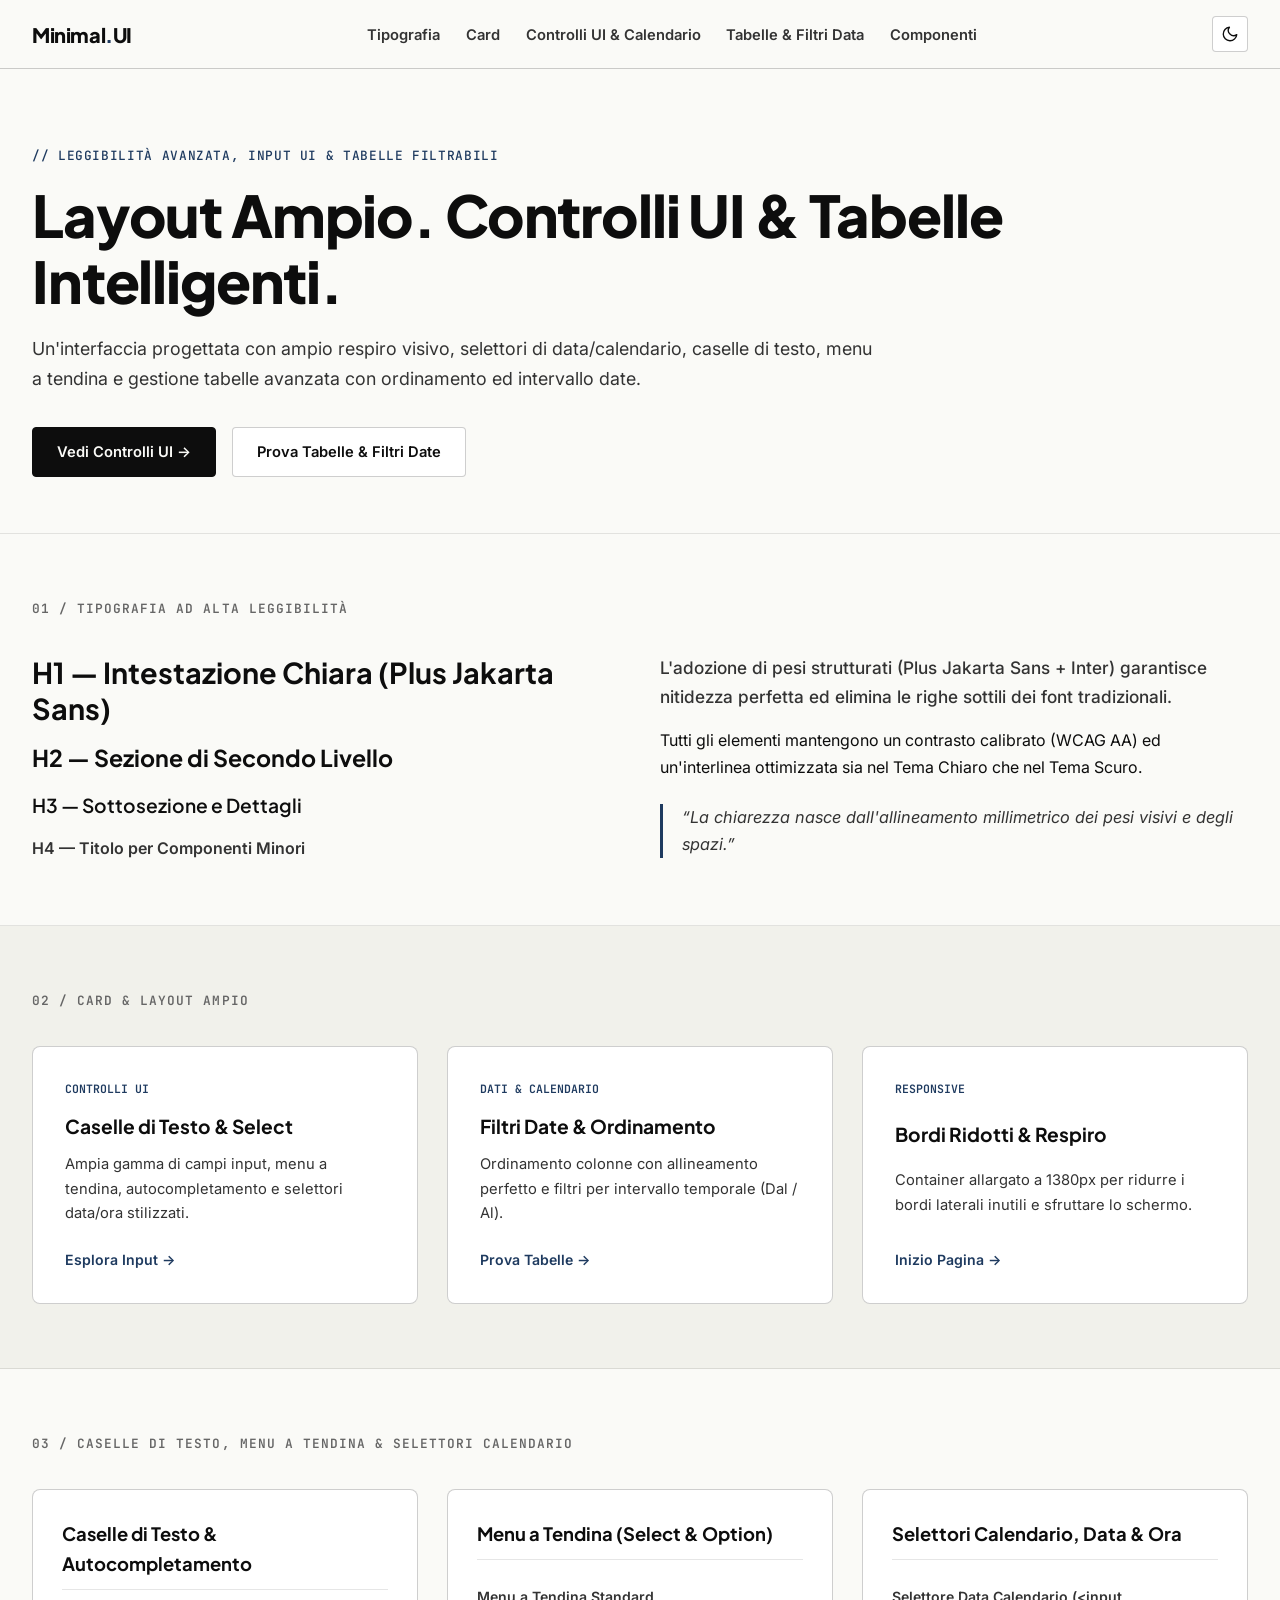
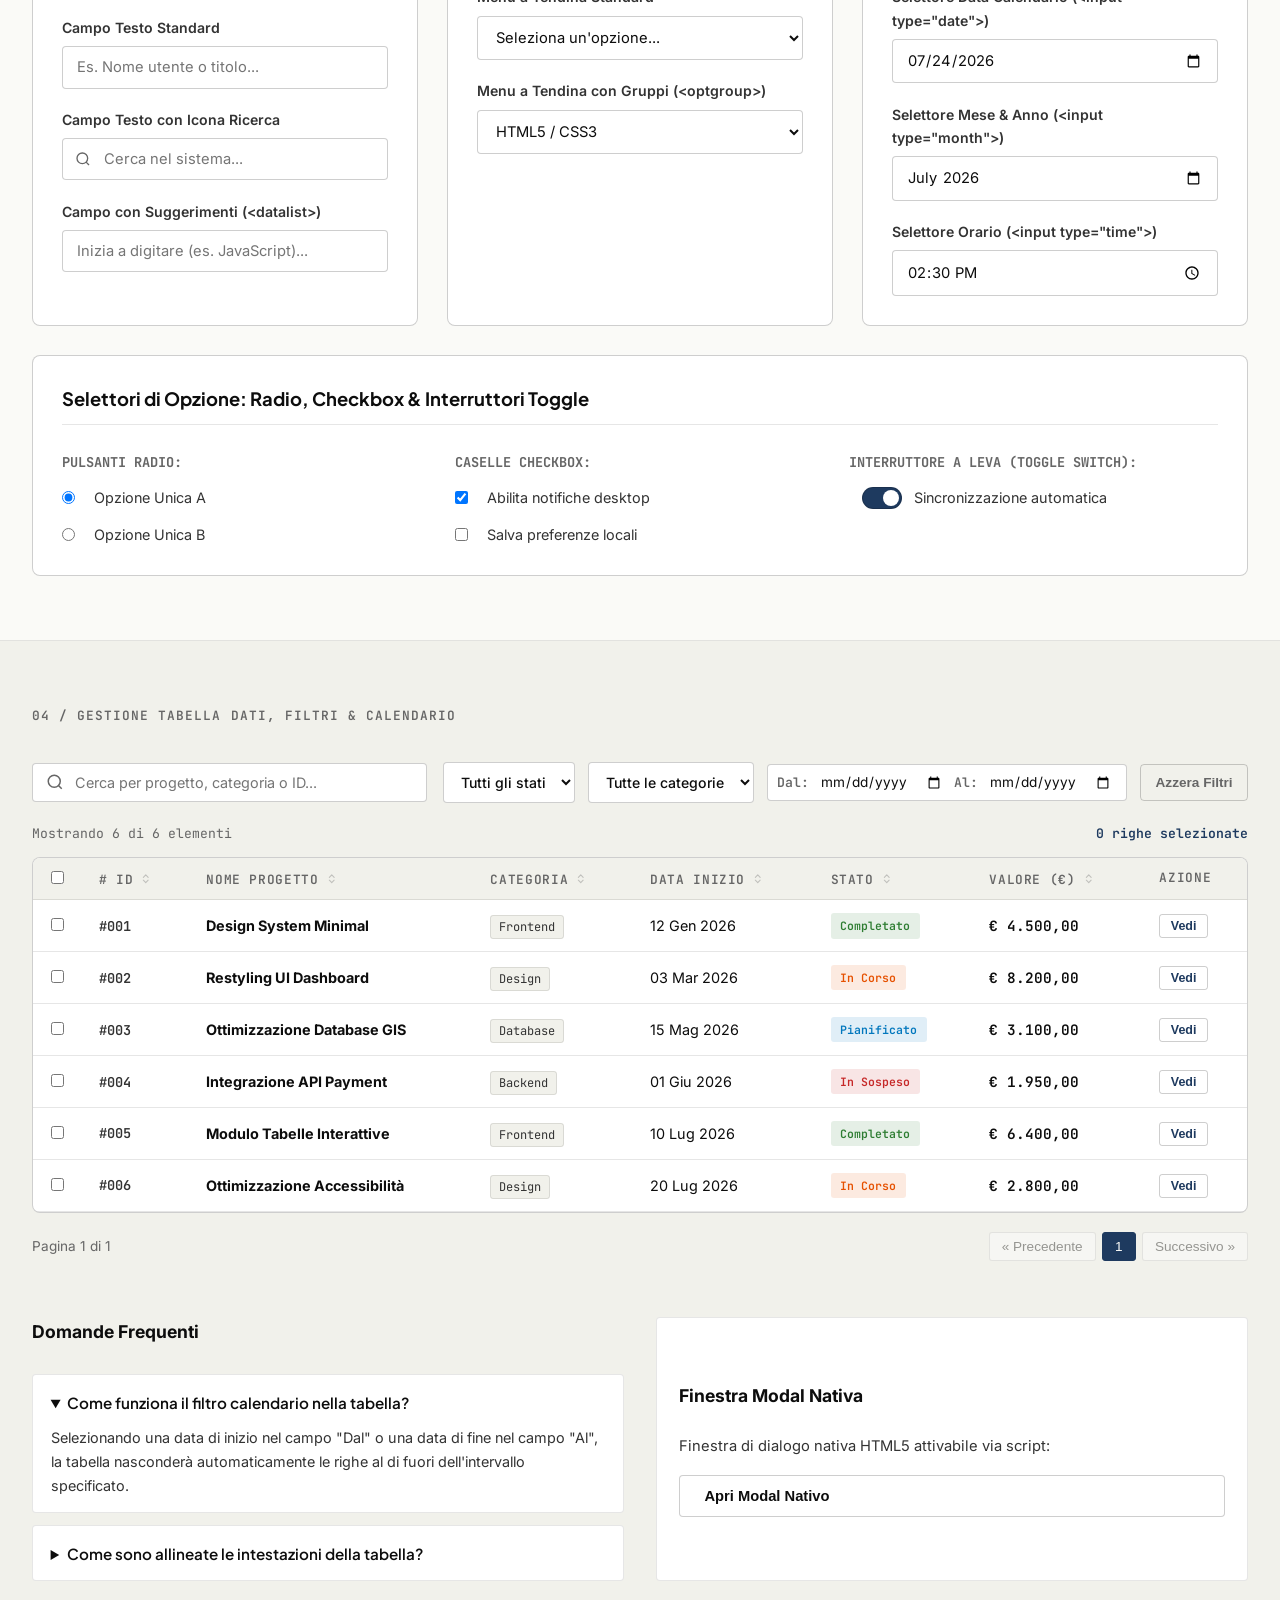
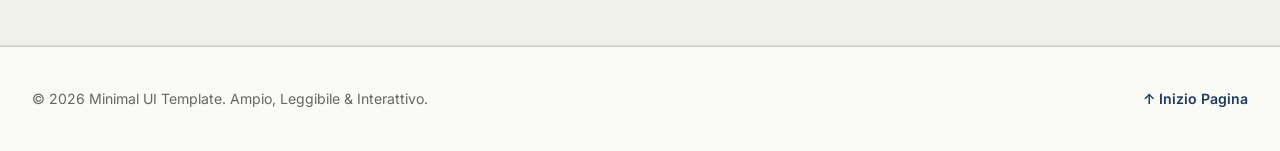
<file: Template_3/index.html>
<!DOCTYPE html>
<html lang="it">
<head>
  <meta charset="UTF-8">
  <meta name="viewport" content="width=device-width, initial-scale=1.0">
  <title>Template 3 | Essential, Readability & Interactive Showcase</title>
  <meta name="description" content="Modello HTML5 e CSS3 ultra-minimalista incentrato su elevata leggibilità, layout ampio, controlli input, selezioni calendario e gestione avanzata tabelle dati con filtri per data.">
  
  <!-- Google Fonts Preconnect per Plus Jakarta Sans, Inter e JetBrains Mono -->
  <link rel="preconnect" href="https://fonts.googleapis.com">
  <link rel="preconnect" href="https://fonts.gstatic.com" crossorigin>
  <link href="https://fonts.googleapis.com/css2?family=Plus+Jakarta+Sans:wght@400;500;600;700;800&family=Inter:wght@400;500;600;700&family=JetBrains+Mono:wght@400;500&display=swap" rel="stylesheet">
  
  <!-- Foglio di Stile -->
  <link rel="stylesheet" href="style.css">
</head>
<body>

  <!-- NAVIGAZIONE MINIMALE -->
  <nav id="main-nav">
    <div class="nav-container">
      <a href="../index.html" class="nav-brand" title="Torna al catalogo">
        Minimal<span>.</span>UI
      </a>
      
      <ul class="nav-links" id="nav-links">
        <li><a href="#typography">Tipografia</a></li>
        <li><a href="#cards">Card</a></li>
        <li><a href="#inputs">Controlli UI &amp; Calendario</a></li>
        <li><a href="#tables">Tabelle &amp; Filtri Data</a></li>
        <li><a href="#components">Componenti</a></li>
      </ul>

      <div class="nav-actions">
        <button class="theme-toggle-btn" id="theme-toggle" aria-label="Cambia tema chiaro/scuro" title="Cambia tema (Chiaro/Scuro)">
          <svg class="theme-icon-sun" width="18" height="18" viewBox="0 0 24 24" fill="none" stroke="currentColor" stroke-width="1.8" stroke-linecap="round" stroke-linejoin="round"><circle cx="12" cy="12" r="5"></circle><line x1="12" y1="1" x2="12" y2="3"></line><line x1="12" y1="21" x2="12" y2="23"></line><line x1="4.22" y1="4.22" x2="5.64" y2="5.64"></line><line x1="18.36" y1="18.36" x2="19.78" y2="19.78"></line><line x1="1" y1="12" x2="3" y2="12"></line><line x1="21" y1="12" x2="23" y2="12"></line><line x1="4.22" y1="19.78" x2="5.64" y2="18.36"></line><line x1="18.36" y1="5.64" x2="19.78" y2="4.22"></line></svg>
          <svg class="theme-icon-moon" width="18" height="18" viewBox="0 0 24 24" fill="none" stroke="currentColor" stroke-width="1.8" stroke-linecap="round" stroke-linejoin="round"><path d="M21 12.79A9 9 0 1 1 11.21 3 7 7 0 0 0 21 12.79z"></path></svg>
        </button>
        <button class="mobile-toggle" id="mobile-toggle" aria-label="Menu navigazione">
          <span></span>
          <span></span>
          <span></span>
        </button>
      </div>
    </div>
  </nav>

  <!-- HERO SECTION MINIMALE -->
  <header id="hero" class="hero-minimal">
    <div class="container">
      <span class="hero-tag">// LEGGIBILITÀ AVANZATA, INPUT UI &amp; TABELLE FILTRABILI</span>
      <h1 class="hero-title">Layout Ampio. Controlli UI &amp; Tabelle Intelligenti.</h1>
      <p class="hero-desc">
        Un'interfaccia progettata con ampio respiro visivo, selettori di data/calendario, caselle di testo, menu a tendina e gestione tabelle avanzata con ordinamento ed intervallo date.
      </p>
      <div class="hero-actions">
        <a href="#inputs" class="btn-minimal-primary">Vedi Controlli UI &rarr;</a>
        <a href="#tables" class="btn-minimal-secondary">Prova Tabelle &amp; Filtri Date</a>
      </div>
    </div>
  </header>

  <main>
    <!-- SEZIONE 01: TIPOGRAFIA MIGLIORATA -->
    <section id="typography" class="section-minimal">
      <div class="container">
        <div class="section-label">01 / TIPOGRAFIA AD ALTA LEGGIBILITÀ</div>
        
        <div class="typography-grid">
          <div class="headings-demo">
            <h1>H1 &mdash; Intestazione Chiara (Plus Jakarta Sans)</h1>
            <h2>H2 &mdash; Sezione di Secondo Livello</h2>
            <h3>H3 &mdash; Sottosezione e Dettagli</h3>
            <h4>H4 &mdash; Titolo per Componenti Minori</h4>
          </div>

          <div class="body-demo">
            <p class="paragraph-lead">
              L'adozione di pesi strutturati (Plus Jakarta Sans + Inter) garantisce nitidezza perfetta ed elimina le righe sottili dei font tradizionali.
            </p>
            <p>
              Tutti gli elementi mantengono un contrasto calibrato (WCAG AA) ed un'interlinea ottimizzata sia nel Tema Chiaro che nel Tema Scuro.
            </p>
            
            <blockquote class="minimal-blockquote">
              <p>&ldquo;La chiarezza nasce dall'allineamento millimetrico dei pesi visivi e degli spazi.&rdquo;</p>
            </blockquote>
          </div>
        </div>
      </div>
    </section>

    <!-- SEZIONE 02: CARD GRID MINIMALE -->
    <section id="cards" class="section-minimal alt-bg">
      <div class="container">
        <div class="section-label">02 / CARD &amp; LAYOUT AMPIO</div>
        
        <div class="cards-minimal-grid">
          <article class="card-minimal">
            <span class="card-tag">CONTROLLI UI</span>
            <h3 class="card-title">Caselle di Testo &amp; Select</h3>
            <p class="card-desc">
              Ampia gamma di campi input, menu a tendina, autocompletamento e selettori data/ora stilizzati.
            </p>
            <a href="#inputs" class="card-link">Esplora Input &rarr;</a>
          </article>

          <article class="card-minimal">
            <span class="card-tag">DATI &amp; CALENDARIO</span>
            <h3 class="card-title">Filtri Date &amp; Ordinamento</h3>
            <p class="card-desc">
              Ordinamento colonne con allineamento perfetto e filtri per intervallo temporale (Dal / Al).
            </p>
            <a href="#tables" class="card-link">Prova Tabelle &rarr;</a>
          </article>

          <article class="card-minimal">
            <span class="card-tag">RESPONSIVE</span>
            <h3 class="card-title">Bordi Ridotti &amp; Respiro</h3>
            <p class="card-desc">
              Container allargato a 1380px per ridurre i bordi laterali inutili e sfruttare lo schermo.
            </p>
            <a href="#hero" class="card-link">Inizio Pagina &rarr;</a>
          </article>
        </div>
      </div>
    </section>

    <!-- SEZIONE 03: CASELLE DI TESTO, MENU A TENDINA & SELETTORI CALENDARIO -->
    <section id="inputs" class="section-minimal">
      <div class="container">
        <div class="section-label">03 / CASELLE DI TESTO, MENU A TENDINA &amp; SELETTORI CALENDARIO</div>

        <div class="inputs-showcase-grid">
          <!-- Colonna 1: Caselle di Testo e Autocompletamento -->
          <div class="input-card">
            <h3 class="input-card-title">Caselle di Testo &amp; Autocompletamento</h3>
            
            <div class="form-group">
              <label for="input-standard">Campo Testo Standard</label>
              <input type="text" id="input-standard" placeholder="Es. Nome utente o titolo...">
            </div>

            <div class="form-group">
              <label for="input-search-icon">Campo Testo con Icona Ricerca</label>
              <div class="input-with-icon">
                <svg width="16" height="16" viewBox="0 0 24 24" fill="none" stroke="currentColor" stroke-width="2"><circle cx="11" cy="11" r="8"></circle><line x1="21" y1="21" x2="16.65" y2="16.65"></line></svg>
                <input type="text" id="input-search-icon" placeholder="Cerca nel sistema...">
              </div>
            </div>

            <div class="form-group">
              <label for="input-datalist">Campo con Suggerimenti (&lt;datalist&gt;)</label>
              <input type="text" id="input-datalist" list="tech-suggestions" placeholder="Inizia a digitare (es. JavaScript)...">
              <datalist id="tech-suggestions">
                <option value="HTML5 & CSS3">
                <option value="JavaScript Vanilla">
                <option value="Python & GIS">
                <option value="Plus Jakarta Sans">
              </datalist>
            </div>
          </div>

          <!-- Colonna 2: Menu a Tendina (Select) -->
          <div class="input-card">
            <h3 class="input-card-title">Menu a Tendina (Select &amp; Option)</h3>

            <div class="form-group">
              <label for="select-single">Menu a Tendina Standard</label>
              <select id="select-single">
                <option value="" disabled selected>Seleziona un'opzione...</option>
                <option value="1">Opzione A &mdash; Sviluppo Frontend</option>
                <option value="2">Opzione B &mdash; Design Sistemico</option>
                <option value="3">Opzione C &mdash; Data Analytics</option>
              </select>
            </div>

            <div class="form-group">
              <label for="select-grouped">Menu a Tendina con Gruppi (&lt;optgroup&gt;)</label>
              <select id="select-grouped">
                <optgroup label="Linguaggi Web">
                  <option value="html">HTML5 / CSS3</option>
                  <option value="js">JavaScript (ES6+)</option>
                </optgroup>
                <optgroup label="Database &amp; GIS">
                  <option value="postgis">PostgreSQL / PostGIS</option>
                  <option value="sqlite">SQLite Database</option>
                </optgroup>
              </select>
            </div>
          </div>

          <!-- Colonna 3: Selettori Calendario, Data & Ora -->
          <div class="input-card">
            <h3 class="input-card-title">Selettori Calendario, Data &amp; Ora</h3>

            <div class="form-group">
              <label for="input-date">Selettore Data Calendario (&lt;input type="date"&gt;)</label>
              <input type="date" id="input-date" value="2026-07-24">
            </div>

            <div class="form-group">
              <label for="input-month">Selettore Mese &amp; Anno (&lt;input type="month"&gt;)</label>
              <input type="month" id="input-month" value="2026-07">
            </div>

            <div class="form-group">
              <label for="input-time">Selettore Orario (&lt;input type="time"&gt;)</label>
              <input type="time" id="input-time" value="14:30">
            </div>
          </div>

          <!-- Colonna 4: Radio, Checkbox e Switch Toggle -->
          <div class="input-card span-full-grid">
            <h3 class="input-card-title">Selettori di Opzione: Radio, Checkbox &amp; Interruttori Toggle</h3>

            <div class="controls-showcase-row">
              <div class="control-box">
                <span class="control-box-label">Pulsanti Radio:</span>
                <label class="custom-radio">
                  <input type="radio" name="ui-radio" value="1" checked>
                  <span class="radio-mark"></span> Opzione Unica A
                </label>
                <label class="custom-radio">
                  <input type="radio" name="ui-radio" value="2">
                  <span class="radio-mark"></span> Opzione Unica B
                </label>
              </div>

              <div class="control-box">
                <span class="control-box-label">Caselle Checkbox:</span>
                <label class="custom-checkbox">
                  <input type="checkbox" checked>
                  <span class="checkmark"></span> Abilita notifiche desktop
                </label>
                <label class="custom-checkbox">
                  <input type="checkbox">
                  <span class="checkmark"></span> Salva preferenze locali
                </label>
              </div>

              <div class="control-box">
                <span class="control-box-label">Interruttore a Leva (Toggle Switch):</span>
                <label class="switch-container">
                  <input type="checkbox" checked id="toggle-demo">
                  <span class="switch-slider"></span>
                  Sincronizzazione automatica
                </label>
              </div>
            </div>
          </div>
        </div>
      </div>
    </section>

    <!-- SEZIONE 04: GESTIONE TABELLA DATI CON FILTRI E CALENDARIO -->
    <section id="tables" class="section-minimal alt-bg">
      <div class="container">
        <div class="section-label">04 / GESTIONE TABELLA DATI, FILTRI &amp; CALENDARIO</div>

        <!-- Strumenti di Ricerca, Filtro Stato, Categoria e Intervallo Date -->
        <div class="table-toolbar">
          <div class="search-box">
            <svg width="18" height="18" viewBox="0 0 24 24" fill="none" stroke="currentColor" stroke-width="2"><circle cx="11" cy="11" r="8"></circle><line x1="21" y1="21" x2="16.65" y2="16.65"></line></svg>
            <input type="text" id="table-search" placeholder="Cerca per progetto, categoria o ID..." aria-label="Cerca nella tabella">
          </div>

          <div class="filter-group">
            <!-- Filtro Stato -->
            <select id="table-filter-status" aria-label="Filtra per stato">
              <option value="all">Tutti gli stati</option>
              <option value="Completato">Completato</option>
              <option value="In Corso">In Corso</option>
              <option value="Pianificato">Pianificato</option>
              <option value="In Sospeso">In Sospeso</option>
            </select>

            <!-- Filtro Categoria -->
            <select id="table-filter-category" aria-label="Filtra per categoria">
              <option value="all">Tutte le categorie</option>
              <option value="Frontend">Frontend Dev</option>
              <option value="Design">UI/UX Design</option>
              <option value="Backend">Backend API</option>
              <option value="Database">Database &amp; GIS</option>
            </select>

            <!-- Filtro Calendario (Intervallo Date) -->
            <div class="date-range-filter">
              <label for="table-date-start">Dal:</label>
              <input type="date" id="table-date-start" aria-label="Data Inizio Filtro">
              <label for="table-date-end">Al:</label>
              <input type="date" id="table-date-end" aria-label="Data Fine Filtro">
            </div>

            <button type="button" class="btn-reset-filters" id="table-reset-btn" title="Azzera tutti i filtri">Azzera Filtri</button>
          </div>
        </div>

        <!-- Bar info e conteggio righe -->
        <div class="table-info-bar">
          <span id="table-row-count" class="mono-info">Mostrando 6 di 6 elementi</span>
          <span class="table-selected-count" id="table-selected-count">0 righe selezionate</span>
        </div>

        <!-- Tabella Dati Avanzata con Allineamento Intestazioni Perfetto -->
        <div class="table-minimal-wrapper">
          <table class="table-minimal" id="data-table">
            <thead>
              <tr>
                <th width="40" class="text-center"><input type="checkbox" id="select-all-rows" aria-label="Seleziona tutte le righe"></th>
                <th class="sortable" data-sort="id">
                  <div class="th-content"><span class="th-text"># ID</span><span class="sort-icon-box"><svg class="sort-icon-svg" width="14" height="14" viewBox="0 0 24 24" fill="none" stroke="currentColor" stroke-width="2.2" stroke-linecap="round" stroke-linejoin="round"><path d="M7 9l5-5 5 5"/><path d="M7 15l5 5 5-5"/></svg></span></div>
                </th>
                <th class="sortable" data-sort="name">
                  <div class="th-content"><span class="th-text">Nome Progetto</span><span class="sort-icon-box"><svg class="sort-icon-svg" width="14" height="14" viewBox="0 0 24 24" fill="none" stroke="currentColor" stroke-width="2.2" stroke-linecap="round" stroke-linejoin="round"><path d="M7 9l5-5 5 5"/><path d="M7 15l5 5 5-5"/></svg></span></div>
                </th>
                <th class="sortable" data-sort="category">
                  <div class="th-content"><span class="th-text">Categoria</span><span class="sort-icon-box"><svg class="sort-icon-svg" width="14" height="14" viewBox="0 0 24 24" fill="none" stroke="currentColor" stroke-width="2.2" stroke-linecap="round" stroke-linejoin="round"><path d="M7 9l5-5 5 5"/><path d="M7 15l5 5 5-5"/></svg></span></div>
                </th>
                <th class="sortable" data-sort="date">
                  <div class="th-content"><span class="th-text">Data Inizio</span><span class="sort-icon-box"><svg class="sort-icon-svg" width="14" height="14" viewBox="0 0 24 24" fill="none" stroke="currentColor" stroke-width="2.2" stroke-linecap="round" stroke-linejoin="round"><path d="M7 9l5-5 5 5"/><path d="M7 15l5 5 5-5"/></svg></span></div>
                </th>
                <th class="sortable" data-sort="status">
                  <div class="th-content"><span class="th-text">Stato</span><span class="sort-icon-box"><svg class="sort-icon-svg" width="14" height="14" viewBox="0 0 24 24" fill="none" stroke="currentColor" stroke-width="2.2" stroke-linecap="round" stroke-linejoin="round"><path d="M7 9l5-5 5 5"/><path d="M7 15l5 5 5-5"/></svg></span></div>
                </th>
                <th class="sortable" data-sort="value">
                  <div class="th-content"><span class="th-text">Valore (€)</span><span class="sort-icon-box"><svg class="sort-icon-svg" width="14" height="14" viewBox="0 0 24 24" fill="none" stroke="currentColor" stroke-width="2.2" stroke-linecap="round" stroke-linejoin="round"><path d="M7 9l5-5 5 5"/><path d="M7 15l5 5 5-5"/></svg></span></div>
                </th>
                <th class="text-center">Azione</th>
              </tr>
            </thead>
            <tbody>
              <tr data-status="Completato" data-category="Frontend" data-date="2026-01-12">
                <td class="text-center"><input type="checkbox" class="row-checkbox" aria-label="Seleziona riga 001"></td>
                <td class="mono-id">#001</td>
                <td><strong>Design System Minimal</strong></td>
                <td><span class="category-tag">Frontend</span></td>
                <td>12 Gen 2026</td>
                <td><span class="badge badge-success">Completato</span></td>
                <td class="mono-val">€ 4.500,00</td>
                <td class="text-center"><button type="button" class="btn-action" onclick="alert('Dettagli Progetto #001')">Vedi</button></td>
              </tr>
              <tr data-status="In Corso" data-category="Design" data-date="2026-03-03">
                <td class="text-center"><input type="checkbox" class="row-checkbox" aria-label="Seleziona riga 002"></td>
                <td class="mono-id">#002</td>
                <td><strong>Restyling UI Dashboard</strong></td>
                <td><span class="category-tag">Design</span></td>
                <td>03 Mar 2026</td>
                <td><span class="badge badge-warning">In Corso</span></td>
                <td class="mono-val">€ 8.200,00</td>
                <td class="text-center"><button type="button" class="btn-action" onclick="alert('Dettagli Progetto #002')">Vedi</button></td>
              </tr>
              <tr data-status="Pianificato" data-category="Database" data-date="2026-05-15">
                <td class="text-center"><input type="checkbox" class="row-checkbox" aria-label="Seleziona riga 003"></td>
                <td class="mono-id">#003</td>
                <td><strong>Ottimizzazione Database GIS</strong></td>
                <td><span class="category-tag">Database</span></td>
                <td>15 Mag 2026</td>
                <td><span class="badge badge-info">Pianificato</span></td>
                <td class="mono-val">€ 3.100,00</td>
                <td class="text-center"><button type="button" class="btn-action" onclick="alert('Dettagli Progetto #003')">Vedi</button></td>
              </tr>
              <tr data-status="In Sospeso" data-category="Backend" data-date="2026-06-01">
                <td class="text-center"><input type="checkbox" class="row-checkbox" aria-label="Seleziona riga 004"></td>
                <td class="mono-id">#004</td>
                <td><strong>Integrazione API Payment</strong></td>
                <td><span class="category-tag">Backend</span></td>
                <td>01 Giu 2026</td>
                <td><span class="badge badge-danger">In Sospeso</span></td>
                <td class="mono-val">€ 1.950,00</td>
                <td class="text-center"><button type="button" class="btn-action" onclick="alert('Dettagli Progetto #004')">Vedi</button></td>
              </tr>
              <tr data-status="Completato" data-category="Frontend" data-date="2026-07-10">
                <td class="text-center"><input type="checkbox" class="row-checkbox" aria-label="Seleziona riga 005"></td>
                <td class="mono-id">#005</td>
                <td><strong>Modulo Tabelle Interattive</strong></td>
                <td><span class="category-tag">Frontend</span></td>
                <td>10 Lug 2026</td>
                <td><span class="badge badge-success">Completato</span></td>
                <td class="mono-val">€ 6.400,00</td>
                <td class="text-center"><button type="button" class="btn-action" onclick="alert('Dettagli Progetto #005')">Vedi</button></td>
              </tr>
              <tr data-status="In Corso" data-category="Design" data-date="2026-07-20">
                <td class="text-center"><input type="checkbox" class="row-checkbox" aria-label="Seleziona riga 006"></td>
                <td class="mono-id">#006</td>
                <td><strong>Ottimizzazione Accessibilità</strong></td>
                <td><span class="category-tag">Design</span></td>
                <td>20 Lug 2026</td>
                <td><span class="badge badge-warning">In Corso</span></td>
                <td class="mono-val">€ 2.800,00</td>
                <td class="text-center"><button type="button" class="btn-action" onclick="alert('Dettagli Progetto #006')">Vedi</button></td>
              </tr>
            </tbody>
          </table>

          <!-- Messaggio Nessun Risultato Trovato -->
          <div id="no-results-msg" class="no-results-msg" style="display: none;">
            Nessun elemento corrisponde ai filtri o all'intervallo temporale impostato.
          </div>
        </div>

        <!-- Paginazione e Controlli -->
        <div class="table-pagination">
          <span class="pagination-info">Pagina 1 di 1</span>
          <div class="pagination-controls">
            <button type="button" class="btn-page" disabled>&laquo; Precedente</button>
            <button type="button" class="btn-page active">1</button>
            <button type="button" class="btn-page" disabled>Successivo &raquo;</button>
          </div>
        </div>

        <!-- Componenti Extra (Accordion & Dialog) -->
        <div id="components" class="components-minimal-grid" style="margin-top: 3.5rem;">
          <!-- Accordion FAQ -->
          <div class="accordion-minimal">
            <h3 style="font-size: 1.1rem; margin-bottom: 1rem;">Domande Frequenti</h3>
            <details class="accordion-item" open>
              <summary>Come funziona il filtro calendario nella tabella?</summary>
              <p>Selezionando una data di inizio nel campo "Dal" o una data di fine nel campo "Al", la tabella nasconderà automaticamente le righe al di fuori dell'intervallo specificato.</p>
            </details>
            <details class="accordion-item">
              <summary>Come sono allineate le intestazioni della tabella?</summary>
              <p>Le intestazioni utilizzano contenitori ad allineamento flessibile centrate verticalmente con spaziatura identica (padding simmetrico sopra e sotto), per una resa estetica perfetta.</p>
            </details>
          </div>

          <!-- Dialog Nativo Trigger -->
          <div class="dialog-trigger-box">
            <h3 style="font-size: 1.1rem; margin-bottom: 0.5rem;">Finestra Modal Nativa</h3>
            <p>Finestra di dialogo nativa HTML5 attivabile via script:</p>
            <button type="button" class="btn-minimal-secondary" id="open-dialog-btn">Apri Modal Nativo</button>
          </div>
        </div>
      </div>
    </section>
  </main>

  <!-- DIALOG MODALE NATIVO -->
  <dialog id="native-dialog" class="dialog-minimal">
    <div class="dialog-content">
      <h3>Modal Nativo HTML5</h3>
      <p>Questo popup utilizza l'elemento standard <code>&lt;dialog&gt;</code> con gestione nativa del focus e dello sfondo oscurato sia in Light che in Dark Mode.</p>
      <div class="dialog-actions">
        <button type="button" class="btn-minimal-secondary" id="close-dialog-btn">Chiudi</button>
      </div>
    </div>
  </dialog>

  <!-- FOOTER MINIMALE -->
  <footer class="footer-minimal">
    <div class="container footer-inner">
      <p>&copy; 2026 Minimal UI Template. Ampio, Leggibile &amp; Interattivo.</p>
      <a href="#hero" class="back-to-top" id="back-to-top">&uarr; Inizio Pagina</a>
    </div>
  </footer>

  <script src="script.js"></script>
</body>
</html>
</file>
<file: Template_1/style.css>
/* ==========================================================================
   DESIGN SYSTEM & CSS VARIABLES
   Ispirato all'estetica editoriale di gianbetto.github.io e maccariluca.it
   ========================================================================== */

:root {
  /* Palette Colori Editoriale Calda */
  --bg-main:         #fafaf7;
  --bg-surface:      #f1f1ec;
  --bg-surface-2:    #e6e6e0;
  --bg-card:         #ffffff;
  
  --ink-primary:     #0d0d0d;
  --ink-secondary:   #4a4a4a;
  --ink-muted:       #6b6b6b;
  
  --accent-primary:   #1e3a5f; /* Blu Notte Ardesia */
  --accent-secondary: #b8553a; /* Terracotta / Ambra */
  --accent-hover:     #142843;
  
  /* Status Colors */
  --color-success:   #2e7d32;
  --bg-success:      #e8f5e9;
  --color-warning:   #e65100;
  --bg-warning:      #fff3e0;
  --color-danger:    #c62828;
  --bg-danger:       #ffebee;
  --color-info:      #0277bd;
  --bg-info:         #e1f5fe;

  /* Bordi e Separatori */
  --border-light:    rgba(13, 13, 13, 0.08);
  --border-strong:   rgba(13, 13, 13, 0.16);
  --border-focus:    #1e3a5f;

  /* Font Families */
  --font-serif:      'Cormorant Garamond', Georgia, serif;
  --font-sans:       'Inter', -apple-system, BlinkMacSystemFont, sans-serif;
  --font-mono:       'JetBrains Mono', monospace;

  /* Raggi e Ombre */
  --radius-sm:       3px;
  --radius-md:       6px;
  --radius-lg:       12px;
  --shadow-sm:       0 2px 4px rgba(0,0,0,0.02);
  --shadow-md:       0 10px 30px rgba(0,0,0,0.05);
  --shadow-hover:    0 16px 40px rgba(0,0,0,0.08);

  /* Transizioni */
  --transition-fast: 0.15s cubic-bezier(0.16, 1, 0.3, 1);
  --transition-smooth: 0.28s cubic-bezier(0.16, 1, 0.3, 1);
}

/* VARIABILI PER IL TEMA SCURO (DARK MODE) */
[data-theme="dark"] {
  --bg-main:         #121214;
  --bg-surface:      #1a1a1e;
  --bg-surface-2:    #24242a;
  --bg-card:         #1c1c20;
  
  --ink-primary:     #f4f4f5;
  --ink-secondary:   #a1a1aa;
  --ink-muted:       #71717a;
  
  --accent-primary:   #7dd3fc;
  --accent-secondary: #f97316;
  --accent-hover:     #38bdf8;
  
  /* Status Colors per Dark Mode */
  --color-success:   #4ade80;
  --bg-success:      #062e12;
  --color-warning:   #fb923c;
  --bg-warning:      #381704;
  --color-danger:    #f87171;
  --bg-danger:       #380c0c;
  --color-info:      #38bdf8;
  --bg-info:         #072838;

  /* Bordi e Separatori per Dark Mode */
  --border-light:    rgba(255, 255, 255, 0.08);
  --border-strong:   rgba(255, 255, 255, 0.16);
  --border-focus:    #7dd3fc;

  --shadow-sm:       0 2px 4px rgba(0,0,0,0.4);
  --shadow-md:       0 10px 30px rgba(0,0,0,0.6);
  --shadow-hover:    0 16px 40px rgba(0,0,0,0.8);
}

/* ==========================================================================
   RESET & BASE STYLES
   ========================================================================== */

*, *::before, *::after {
  box-sizing: border-box;
  margin: 0;
  padding: 0;
}

html {
  scroll-behavior: smooth;
  font-size: 16px;
}

body {
  background-color: var(--bg-main);
  color: var(--ink-primary);
  font-family: var(--font-sans);
  line-height: 1.7;
  -webkit-font-smoothing: antialiased;
  -moz-osx-font-smoothing: grayscale;
  position: relative;
  overflow-x: hidden;
}

/* Textura Grain Sottile in Background */
body::before {
  content: '';
  position: fixed;
  inset: 0;
  background-image: url("data:image/svg+xml,%3Csvg viewBox='0 0 256 256' xmlns='http://www.w3.org/2000/svg'%3E%3Cfilter id='n'%3E%3CfeTurbulence type='fractalNoise' baseFrequency='0.85' numOctaves='4' stitchTiles='stitch'/%3E%3C/filter%3E%3Crect width='100%25' height='100%25' filter='url(%23n)' opacity='0.025'/%3E%3C/svg%3E");
  pointer-events: none;
  z-index: 999;
  opacity: 0.5;
}

/* Container Generale */
.container {
  max-width: 1140px;
  margin: 0 auto;
  padding: 0 2rem;
}

.section-padding {
  padding: 6rem 0;
}

.border-bottom {
  border-bottom: 1px solid var(--border-strong);
}

.surface-bg {
  background-color: var(--bg-surface);
}

.span-full {
  grid-column: 1 / -1;
}

/* ==========================================================================
   HEADER E NAVBAR
   ========================================================================== */

#main-nav {
  position: fixed;
  top: 0;
  left: 0;
  right: 0;
  z-index: 1000;
  background: rgba(250, 250, 247, 0.88);
  backdrop-filter: blur(14px);
  -webkit-backdrop-filter: blur(14px);
  border-bottom: 1px solid var(--border-light);
  padding: 1.1rem 0;
  transition: background var(--transition-fast), border-color var(--transition-fast);
}

[data-theme="dark"] #main-nav {
  background: rgba(18, 18, 20, 0.88);
}

.theme-toggle-btn {
  background: var(--bg-surface);
  border: 1px solid var(--border-strong);
  color: var(--ink-primary);
  width: 36px;
  height: 36px;
  border-radius: var(--radius-sm);
  cursor: pointer;
  display: inline-flex;
  align-items: center;
  justify-content: center;
  transition: background var(--transition-fast), border-color var(--transition-fast), color var(--transition-fast), transform var(--transition-fast);
}

.theme-toggle-btn:hover {
  background: var(--bg-surface-2);
  border-color: var(--accent-primary);
  color: var(--accent-primary);
  transform: scale(1.05);
}

.theme-toggle-btn svg {
  display: block;
  transition: transform var(--transition-fast);
}

[data-theme="dark"] .theme-icon-sun { display: block; }
[data-theme="dark"] .theme-icon-moon { display: none; }

:root:not([data-theme="dark"]) .theme-icon-sun { display: none; }
:root:not([data-theme="dark"]) .theme-icon-moon { display: block; }

.nav-container {
  max-width: 1200px;
  margin: 0 auto;
  padding: 0 2rem;
  display: flex;
  align-items: center;
  justify-content: space-between;
}

.nav-brand {
  font-family: var(--font-sans);
  font-weight: 700;
  font-size: 1.1rem;
  letter-spacing: -0.02em;
  color: var(--ink-primary);
  text-decoration: none;
}

.nav-brand span {
  color: var(--accent-secondary);
}

.nav-links {
  display: flex;
  gap: 2.2rem;
  list-style: none;
}

.nav-links a {
  text-decoration: none;
  color: var(--ink-secondary);
  font-size: 0.88rem;
  font-weight: 500;
  position: relative;
  transition: color var(--transition-fast);
}

.nav-links a::after {
  content: '';
  position: absolute;
  bottom: -4px;
  left: 0;
  width: 100%;
  height: 2px;
  background: var(--accent-primary);
  transform: scaleX(0);
  transform-origin: right;
  transition: transform var(--transition-smooth);
}

.nav-links a:hover {
  color: var(--ink-primary);
}

.nav-links a:hover::after {
  transform: scaleX(1);
  transform-origin: left;
}

.nav-actions {
  display: flex;
  align-items: center;
  gap: 1rem;
}

.btn-nav {
  background: var(--ink-primary);
  color: var(--bg-main);
  text-decoration: none;
  font-size: 0.82rem;
  font-weight: 600;
  padding: 0.6rem 1.3rem;
  border-radius: var(--radius-sm);
  transition: background var(--transition-fast);
}

.btn-nav:hover {
  background: var(--accent-primary);
}

.mobile-toggle {
  display: none;
  background: transparent;
  border: none;
  cursor: pointer;
  flex-direction: column;
  gap: 5px;
  padding: 5px;
}

.mobile-toggle span {
  width: 22px;
  height: 2px;
  background: var(--ink-primary);
  transition: var(--transition-fast);
}

/* ==========================================================================
   HERO SECTION
   ========================================================================== */

.hero-section {
  min-height: 92vh;
  padding-top: 10rem;
  padding-bottom: 5rem;
  display: flex;
  flex-direction: column;
  justify-content: space-between;
  position: relative;
  border-bottom: 1px solid var(--border-strong);
  background: radial-gradient(circle at 80% 20%, rgba(30, 58, 95, 0.03) 0%, transparent 50%);
}

.hero-container {
  max-width: 1140px;
  margin: 0 auto;
  padding: 0 2rem;
  width: 100%;
}

.hero-eyebrow {
  font-family: var(--font-mono);
  font-size: 0.82rem;
  font-weight: 500;
  color: var(--accent-primary);
  letter-spacing: 0.05em;
  margin-bottom: 2rem;
}

.hero-title {
  font-family: var(--font-serif);
  font-size: clamp(3.8rem, 8vw, 7.5rem);
  font-weight: 600;
  line-height: 0.95;
  letter-spacing: -0.02em;
  margin-bottom: 3.5rem;
}

.hero-title .title-line {
  display: block;
}

.hero-title .accent-text {
  font-style: italic;
  color: var(--accent-primary);
}

.hero-bottom-grid {
  display: grid;
  grid-template-columns: 1.2fr 0.8fr;
  gap: 3rem;
  align-items: flex-end;
  border-top: 1px solid var(--border-light);
  padding-top: 2.5rem;
}

.hero-lead {
  font-size: 1.15rem;
  color: var(--ink-secondary);
  line-height: 1.7;
}

.hero-lead em {
  font-family: var(--font-serif);
  font-size: 1.3rem;
  font-style: italic;
  color: var(--ink-primary);
}

.hero-buttons {
  display: flex;
  gap: 1.2rem;
  justify-content: flex-end;
}

.hero-scroll-indicator {
  max-width: 1140px;
  margin: 0 auto;
  padding: 0 2rem;
  width: 100%;
  display: flex;
  align-items: center;
  gap: 0.8rem;
  font-family: var(--font-mono);
  font-size: 0.78rem;
  color: var(--ink-muted);
  margin-top: 2rem;
}

.scroll-arrow {
  animation: bounce 2s infinite;
}

@keyframes bounce {
  0%, 20%, 50%, 80%, 100% { transform: translateY(0); }
  40% { transform: translateY(-6px); }
  60% { transform: translateY(-3px); }
}

/* ==========================================================================
   SECTION HEADERS
   ========================================================================== */

.section-header {
  display: flex;
  align-items: baseline;
  gap: 1.5rem;
  border-bottom: 1px solid var(--border-strong);
  padding-bottom: 1.2rem;
  margin-bottom: 3.5rem;
}

.section-number {
  font-family: var(--font-mono);
  font-size: 0.85rem;
  font-weight: 600;
  color: var(--accent-primary);
}

.section-title {
  font-family: var(--font-sans);
  font-size: clamp(1.6rem, 3vw, 2.2rem);
  font-weight: 700;
  letter-spacing: -0.02em;
  color: var(--ink-primary);
}

.subsection-label {
  font-family: var(--font-mono);
  font-size: 0.78rem;
  text-transform: uppercase;
  letter-spacing: 0.08em;
  color: var(--ink-muted);
  margin-bottom: 1.5rem;
}

/* ==========================================================================
   SEZIONE 01: TIPOGRAFIA E TESTO
   ========================================================================== */

.typography-grid {
  display: grid;
  grid-template-columns: 1fr 1fr;
  gap: 4rem;
}

.heading-sample {
  margin-bottom: 2rem;
  padding-bottom: 1rem;
  border-bottom: 1px dashed var(--border-light);
}

.heading-sample h1 { font-family: var(--font-serif); font-size: 3.2rem; font-weight: 600; line-height: 1.1; }
.heading-sample h2 { font-size: 2.2rem; font-weight: 700; line-height: 1.2; letter-spacing: -0.02em; }
.heading-sample h3 { font-size: 1.6rem; font-weight: 600; line-height: 1.3; }
.heading-sample h4 { font-size: 1.25rem; font-weight: 600; }
.heading-sample h5 { font-size: 1.05rem; font-weight: 600; }
.heading-sample h6 { font-family: var(--font-mono); font-size: 0.85rem; font-weight: 600; text-transform: uppercase; letter-spacing: 0.05em; }

.tag-mono {
  display: inline-block;
  font-family: var(--font-mono);
  font-size: 0.72rem;
  color: var(--ink-muted);
  margin-top: 0.4rem;
}

.paragraph-lead {
  font-size: 1.12rem;
  font-weight: 400;
  line-height: 1.75;
  color: var(--ink-primary);
  margin-bottom: 1.5rem;
}

.body-column p {
  font-size: 0.98rem;
  color: var(--ink-secondary);
  margin-bottom: 1.2rem;
}

/* Inline Styles */
mark {
  background: #fff59d;
  color: var(--ink-primary);
  padding: 0.1em 0.3em;
  border-radius: 2px;
}

code {
  font-family: var(--font-mono);
  font-size: 0.85em;
  background: var(--bg-surface-2);
  color: var(--accent-primary);
  padding: 0.15em 0.4em;
  border-radius: 3px;
}

kbd {
  font-family: var(--font-mono);
  font-size: 0.78em;
  background: var(--ink-primary);
  color: #ffffff;
  padding: 0.2em 0.5em;
  border-radius: 3px;
  box-shadow: 0 2px 0 rgba(0,0,0,0.2);
}

/* Editorial Blockquote */
.editorial-blockquote {
  margin: 2.5rem 0;
  padding: 1.8rem 2rem;
  background: var(--bg-surface);
  border-left: 3px solid var(--accent-primary);
  position: relative;
}

.editorial-blockquote p {
  font-family: var(--font-serif);
  font-size: 1.35rem;
  font-style: italic;
  color: var(--ink-primary);
  line-height: 1.5;
  margin-bottom: 0.8rem;
}

.editorial-blockquote cite {
  font-family: var(--font-sans);
  font-size: 0.85rem;
  font-style: normal;
  font-weight: 600;
  color: var(--accent-primary);
}

/* Code Box */
.code-box {
  background: #171717;
  color: #f8f8f2;
  border-radius: var(--radius-md);
  overflow: hidden;
  margin-top: 2rem;
  box-shadow: var(--shadow-md);
}

.code-box-header {
  background: #252525;
  padding: 0.6rem 1.2rem;
  display: flex;
  justify-content: space-between;
  align-items: center;
  border-bottom: 1px solid #333;
}

.code-lang {
  font-family: var(--font-mono);
  font-size: 0.75rem;
  color: #888;
  text-transform: uppercase;
}

.btn-copy {
  background: transparent;
  border: 1px solid #444;
  color: #ccc;
  font-family: var(--font-mono);
  font-size: 0.72rem;
  padding: 0.3rem 0.7rem;
  border-radius: var(--radius-sm);
  cursor: pointer;
  transition: var(--transition-fast);
}

.btn-copy:hover {
  background: #333;
  color: #fff;
}

.code-box pre {
  padding: 1.2rem;
  overflow-x: auto;
  font-family: var(--font-mono);
  font-size: 0.85rem;
  line-height: 1.6;
}

.token-kw { color: #ff79c6; }
.token-fn { color: #50fa7b; }
.token-str { color: #f1fa8c; }
.token-num { color: #bd93f9; }
.token-param { color: #ffb86c; }

/* ==========================================================================
   SEZIONE 02: ELENCHI E LISTE
   ========================================================================== */

.lists-grid {
  display: grid;
  grid-template-columns: 1fr 1fr;
  gap: 2.5rem;
}

.list-card {
  background: var(--bg-card);
  border: 1px solid var(--border-light);
  padding: 2.2rem;
  border-radius: var(--radius-md);
}

.list-card-title {
  font-family: var(--font-sans);
  font-size: 1.1rem;
  font-weight: 700;
  margin-bottom: 1.5rem;
  color: var(--ink-primary);
  border-bottom: 1px solid var(--border-light);
  padding-bottom: 0.8rem;
}

/* Custom Unordered List */
.custom-ul {
  list-style: none;
}

.custom-ul li {
  position: relative;
  padding-left: 1.6rem;
  margin-bottom: 0.9rem;
  font-size: 0.95rem;
  color: var(--ink-secondary);
}

.custom-ul li::before {
  content: '—';
  position: absolute;
  left: 0;
  color: var(--accent-primary);
  font-weight: 700;
}

.custom-ul ul {
  list-style: none;
  margin-top: 0.6rem;
  margin-left: 0.5rem;
}

.custom-ul ul li::before {
  content: '•';
}

/* Custom Ordered List */
.custom-ol {
  list-style: none;
  counter-reset: custom-counter;
}

.custom-ol li {
  counter-increment: custom-counter;
  position: relative;
  padding-left: 2.2rem;
  margin-bottom: 0.9rem;
  font-size: 0.95rem;
  color: var(--ink-secondary);
}

.custom-ol li::before {
  content: counter(custom-counter, decimal-leading-zero);
  position: absolute;
  left: 0;
  font-family: var(--font-mono);
  font-size: 0.78rem;
  font-weight: 600;
  color: var(--accent-primary);
}

.custom-ol ol {
  list-style: none;
  counter-reset: sub-counter;
  margin-top: 0.6rem;
}

.custom-ol ol li {
  counter-increment: sub-counter;
}

.custom-ol ol li::before {
  content: counter(custom-counter) '.' counter(sub-counter);
}

/* Description List */
.custom-dl {
  display: grid;
  grid-template-columns: repeat(auto-fit, minmax(240px, 1fr));
  gap: 1.8rem;
}

.dl-group dt {
  font-family: var(--font-mono);
  font-size: 0.85rem;
  font-weight: 600;
  color: var(--accent-primary);
  margin-bottom: 0.4rem;
}

.dl-group dd {
  font-size: 0.92rem;
  color: var(--ink-secondary);
  line-height: 1.6;
}

/* ==========================================================================
   SEZIONE 03: CARD E GRIGLIE
   ========================================================================== */

/* Featured Card */
.featured-card {
  display: grid;
  grid-template-columns: 1fr 1fr;
  background: var(--bg-card);
  border: 1px solid var(--border-strong);
  margin-bottom: 3.5rem;
  overflow: hidden;
  box-shadow: var(--shadow-sm);
  transition: box-shadow var(--transition-smooth);
}

.featured-card:hover {
  box-shadow: var(--shadow-md);
}

.featured-content {
  padding: 3.5rem;
  display: flex;
  flex-direction: column;
  justify-content: center;
}

.featured-eyebrow {
  font-family: var(--font-mono);
  font-size: 0.78rem;
  font-weight: 600;
  color: var(--accent-secondary);
  margin-bottom: 1.2rem;
}

.featured-title {
  font-family: var(--font-serif);
  font-size: 2.4rem;
  font-weight: 600;
  line-height: 1.15;
  margin-bottom: 1.2rem;
}

.featured-text {
  font-size: 0.98rem;
  color: var(--ink-secondary);
  margin-bottom: 1.8rem;
}

.tag-stack {
  display: flex;
  flex-wrap: wrap;
  gap: 0.5rem;
  margin-bottom: 2rem;
}

.tag {
  font-family: var(--font-mono);
  font-size: 0.72rem;
  font-weight: 500;
  color: var(--ink-secondary);
  background: var(--bg-surface);
  border: 1px solid var(--border-light);
  padding: 0.25rem 0.65rem;
  border-radius: var(--radius-sm);
}

.card-cta {
  align-self: flex-start;
}

.featured-visual {
  background: linear-gradient(135deg, var(--accent-primary) 0%, #0d1b2a 100%);
  display: flex;
  align-items: center;
  justify-content: center;
  position: relative;
  min-height: 320px;
}

.visual-inner {
  text-align: center;
  color: #ffffff;
}

.visual-badge {
  font-family: var(--font-mono);
  font-size: 0.75rem;
  letter-spacing: 0.1em;
  background: rgba(255,255,255,0.12);
  padding: 0.4rem 1rem;
  border-radius: 20px;
  display: inline-block;
  margin-bottom: 1.5rem;
  backdrop-filter: blur(4px);
}

.visual-graphic {
  display: flex;
  flex-direction: column;
  align-items: center;
  gap: 1rem;
}

.graphic-circle {
  width: 50px;
  height: 50px;
  border: 2px solid rgba(255,255,255,0.3);
  border-radius: 50%;
}

.graphic-line {
  width: 1px;
  height: 40px;
  background: rgba(255,255,255,0.3);
}

.graphic-text {
  font-family: var(--font-serif);
  font-style: italic;
  font-size: 1.3rem;
  letter-spacing: 0.05em;
}

/* 3-Column Card Grid */
.cards-grid {
  display: grid;
  grid-template-columns: repeat(3, 1fr);
  gap: 2rem;
}

.standard-card {
  background: var(--bg-card);
  border: 1px solid var(--border-light);
  padding: 2rem;
  border-radius: var(--radius-md);
  display: flex;
  flex-direction: column;
  justify-content: space-between;
  transition: transform var(--transition-smooth), box-shadow var(--transition-smooth), border-color var(--transition-smooth);
}

.standard-card:hover {
  transform: translateY(-4px);
  box-shadow: var(--shadow-md);
  border-color: var(--border-strong);
}

.card-header-meta {
  display: flex;
  justify-content: space-between;
  font-family: var(--font-mono);
  font-size: 0.72rem;
  color: var(--ink-muted);
  margin-bottom: 1.2rem;
}

.card-category {
  color: var(--accent-primary);
  font-weight: 600;
}

.card-title {
  font-size: 1.2rem;
  font-weight: 700;
  line-height: 1.35;
  margin-bottom: 0.9rem;
}

.card-title a {
  color: var(--ink-primary);
  text-decoration: none;
  transition: color var(--transition-fast);
}

.card-title a:hover {
  color: var(--accent-primary);
}

.card-excerpt {
  font-size: 0.92rem;
  color: var(--ink-secondary);
  line-height: 1.6;
  margin-bottom: 1.8rem;
}

.card-footer {
  display: flex;
  justify-content: space-between;
  align-items: center;
  padding-top: 1.2rem;
  border-top: 1px solid var(--border-light);
  font-size: 0.82rem;
  color: var(--ink-muted);
}

.card-author {
  font-weight: 600;
  color: var(--ink-primary);
}

/* ==========================================================================
   SEZIONE 04: MODULI E CONTROLLI UI
   ========================================================================== */

.form-layout {
  background: var(--bg-card);
  border: 1px solid var(--border-light);
  padding: 3.5rem;
  border-radius: var(--radius-md);
  box-shadow: var(--shadow-sm);
}

.form-grid {
  display: grid;
  grid-template-columns: 1fr 1fr;
  gap: 2rem;

  margin-bottom: 2.5rem;
}

.form-group {
  display: flex;
  flex-direction: column;
  gap: 0.5rem;
}

.form-group label {
  font-size: 0.88rem;
  font-weight: 600;
  color: var(--ink-primary);
}

.required {
  color: var(--color-danger);
}

.help-text {
  font-size: 0.78rem;
  color: var(--ink-muted);
}

input[type="text"],
input[type="email"],
input[type="number"],
select,
textarea {
  width: 100%;
  font-family: var(--font-sans);
  font-size: 0.95rem;
  padding: 0.75rem 1rem;
  background: var(--bg-main);
  border: 1px solid var(--border-strong);
  border-radius: var(--radius-sm);
  color: var(--ink-primary);
  transition: border-color var(--transition-fast), box-shadow var(--transition-fast);
}

input:focus,
select:focus,
textarea:focus {
  outline: none;
  border-color: var(--border-focus);
  box-shadow: 0 0 0 3px rgba(30, 58, 95, 0.12);
}

/* Controls Wrapper (Checkbox & Radio & Switches) */
.controls-wrapper {
  display: grid;
  grid-template-columns: repeat(3, 1fr);
  gap: 2rem;
  padding: 1.8rem;
  background: var(--bg-surface);
  border-radius: var(--radius-sm);
  border: 1px solid var(--border-light);
}

.controls-column {
  display: flex;
  flex-direction: column;
  gap: 0.8rem;
}

.controls-label {
  font-family: var(--font-mono);
  font-size: 0.75rem;
  font-weight: 600;
  color: var(--accent-primary);
  text-transform: uppercase;
  margin-bottom: 0.4rem;
}

/* Custom Checkbox */
.custom-checkbox,
.custom-radio {
  display: flex;
  align-items: center;
  gap: 0.7rem;
  font-size: 0.88rem;
  color: var(--ink-secondary);
  cursor: pointer;
  user-select: none;
}

.custom-checkbox input,
.custom-radio input {
  display: none;
}

.checkmark,
.radio-mark {
  width: 18px;
  height: 18px;
  border: 1.5px solid var(--border-strong);
  background: #fff;
  border-radius: var(--radius-sm);
  display: inline-block;
  position: relative;
  flex-shrink: 0;
  transition: var(--transition-fast);
}

.radio-mark {
  border-radius: 50%;
}

.custom-checkbox input:checked ~ .checkmark {
  background: var(--accent-primary);
  border-color: var(--accent-primary);
}

.custom-checkbox input:checked ~ .checkmark::after {
  content: '✓';
  position: absolute;
  top: -2px;
  left: 3px;
  color: #fff;
  font-size: 0.75rem;
  font-weight: bold;
}

.custom-radio input:checked ~ .radio-mark {
  border-color: var(--accent-primary);
}

.custom-radio input:checked ~ .radio-mark::after {
  content: '';
  width: 8px;
  height: 8px;
  background: var(--accent-primary);
  border-radius: 50%;
  position: absolute;
  top: 4px;
  left: 4px;
}

/* Switch Toggle */
.switch-container {
  display: flex;
  align-items: center;
  gap: 0.8rem;
  font-size: 0.88rem;
  color: var(--ink-secondary);
  cursor: pointer;
}

.switch-container input {
  display: none;
}

.switch-slider {
  width: 36px;
  height: 20px;
  background: var(--border-strong);
  border-radius: 20px;
  position: relative;
  transition: var(--transition-fast);
  flex-shrink: 0;
}

.switch-slider::before {
  content: '';
  width: 14px;
  height: 14px;
  background: #fff;
  border-radius: 50%;
  position: absolute;
  top: 3px;
  left: 3px;
  transition: var(--transition-fast);
}

.switch-container input:checked + .switch-slider {
  background: var(--accent-primary);
}

.switch-container input:checked + .switch-slider::before {
  transform: translateX(16px);
}

/* Dropzone Upload */
.dropzone-box {
  border: 2px dashed var(--border-strong);
  border-radius: var(--radius-md);
  padding: 2.5rem;
  text-align: center;
  background: var(--bg-main);
  cursor: pointer;
  transition: border-color var(--transition-fast), background var(--transition-fast);
}

.dropzone-box:hover {
  border-color: var(--accent-primary);
  background: rgba(30, 58, 95, 0.02);
}

.dropzone-icon {
  font-size: 1.8rem;
  color: var(--accent-primary);
  margin-bottom: 0.5rem;
}

.dropzone-text {
  font-size: 0.95rem;
  color: var(--ink-primary);
}

.dropzone-text span {
  color: var(--accent-primary);
  font-weight: 600;
  text-decoration: underline;
}

.dropzone-sub {
  display: block;
  font-size: 0.78rem;
  color: var(--ink-muted);
  margin-top: 0.4rem;
}

/* Form Actions Buttons */
.form-actions-bar {
  display: flex;
  gap: 1rem;
  align-items: center;
  border-top: 1px solid var(--border-light);
  padding-top: 2rem;
}

/* General Button Styles */
.btn-primary {
  background: var(--ink-primary);
  color: var(--bg-main);
  padding: 0.8rem 1.8rem;
  font-family: var(--font-sans);
  font-weight: 600;
  font-size: 0.88rem;
  border: 1px solid var(--ink-primary);
  border-radius: var(--radius-sm);
  cursor: pointer;
  text-decoration: none;
  display: inline-flex;
  align-items: center;
  justify-content: center;
  transition: background var(--transition-fast), border-color var(--transition-fast);
}

.btn-primary:hover {
  background: var(--accent-primary);
  border-color: var(--accent-primary);
}

.btn-secondary {
  background: var(--bg-surface-2);
  color: var(--ink-primary);
  padding: 0.8rem 1.8rem;
  font-family: var(--font-sans);
  font-weight: 600;
  font-size: 0.88rem;
  border: 1px solid var(--border-strong);
  border-radius: var(--radius-sm);
  cursor: pointer;
  transition: background var(--transition-fast);
}

.btn-secondary:hover {
  background: var(--border-strong);
}

.btn-ghost {
  background: transparent;
  color: var(--ink-secondary);
  padding: 0.8rem 1.8rem;
  font-family: var(--font-sans);
  font-weight: 500;
  font-size: 0.88rem;
  border: 1px solid transparent;
  border-bottom-color: var(--border-strong);
  cursor: pointer;
  text-decoration: none;
  transition: color var(--transition-fast), border-color var(--transition-fast);
}

.btn-ghost:hover:not(:disabled) {
  color: var(--ink-primary);
  border-bottom-color: var(--ink-primary);
}

button:disabled {
  opacity: 0.5;
  cursor: not-allowed;
}

/* ==========================================================================
   SEZIONE 05: TABELLE DATI
   ========================================================================== */

.table-wrapper {
  background: var(--bg-card);
  border: 1px solid var(--border-strong);
  border-radius: var(--radius-md);
  overflow-x: auto;
  box-shadow: var(--shadow-sm);
}

.editorial-table {
  width: 100%;
  border-collapse: collapse;
  text-align: left;
  font-size: 0.92rem;
}

.editorial-table th {
  background: var(--bg-surface);
  font-family: var(--font-mono);
  font-size: 0.78rem;
  font-weight: 600;
  text-transform: uppercase;
  color: var(--ink-primary);
  padding: 1.1rem 1.5rem;
  border-bottom: 2px solid var(--border-strong);
}

.editorial-table td {
  padding: 1.1rem 1.5rem;
  border-bottom: 1px solid var(--border-light);
  color: var(--ink-secondary);
}

.editorial-table tbody tr:hover {
  background: rgba(30, 58, 95, 0.02);
}

.editorial-table tfoot td {
  background: var(--bg-surface);
  border-top: 2px solid var(--border-strong);
  color: var(--ink-primary);
}

.mono-id, .mono-val {
  font-family: var(--font-mono);
}

.text-right { text-align: right; }
.text-center { text-align: center; }

/* Status Badges */
.badge {
  display: inline-block;
  font-family: var(--font-mono);
  font-size: 0.72rem;
  font-weight: 600;
  padding: 0.25rem 0.65rem;
  border-radius: 20px;
}

.badge-success { background: var(--bg-success); color: var(--color-success); }
.badge-warning { background: var(--bg-warning); color: var(--color-warning); }
.badge-danger  { background: var(--bg-danger);  color: var(--color-danger); }
.badge-info    { background: var(--bg-info);    color: var(--color-info); }

.table-link {
  color: var(--accent-primary);
  font-weight: 600;
  text-decoration: none;
}

.table-link:hover {
  text-decoration: underline;
}

/* ==========================================================================
   SEZIONE 06: COMPONENTI INTERATTIVI (ALERTS, TABS, ACCORDION)
   ========================================================================== */

/* Alert Boxes */
.alerts-showcase {
  display: grid;
  grid-template-columns: repeat(2, 1fr);
  gap: 1.5rem;
  margin-bottom: 3.5rem;
}

.alert {
  display: flex;
  align-items: flex-start;
  gap: 1rem;
  padding: 1.2rem 1.5rem;
  border-radius: var(--radius-md);
  font-size: 0.92rem;
  border: 1px solid transparent;
}

.alert-icon {
  font-family: var(--font-mono);
  font-weight: bold;
  font-size: 1.1rem;
  line-height: 1;
}

.alert-info    { background: var(--bg-info);    border-color: rgba(2, 119, 189, 0.2); color: var(--color-info); }
.alert-success { background: var(--bg-success); border-color: rgba(46, 125, 50, 0.2); color: var(--color-success); }
.alert-warning { background: var(--bg-warning); border-color: rgba(230, 81, 0, 0.2); color: var(--color-warning); }
.alert-danger  { background: var(--bg-danger);  border-color: rgba(198, 40, 40, 0.2); color: var(--color-danger); }

.alert-body strong {
  display: block;
  margin-bottom: 0.2rem;
}

/* Interactive Grid */
.interactive-grid {
  display: grid;
  grid-template-columns: 1fr 1fr;
  gap: 3.5rem;
}

/* Tabs */
.tabs-container {
  background: var(--bg-card);
  border: 1px solid var(--border-light);
  padding: 2rem;
  border-radius: var(--radius-md);
}

.tab-buttons {
  display: flex;
  border-bottom: 1px solid var(--border-light);
  margin-bottom: 1.8rem;
}

.tab-btn {
  background: transparent;
  border: none;
  padding: 0.8rem 1.4rem;
  font-family: var(--font-sans);
  font-size: 0.9rem;
  font-weight: 600;
  color: var(--ink-muted);
  cursor: pointer;
  position: relative;
  transition: color var(--transition-fast);
}

.tab-btn::after {
  content: '';
  position: absolute;
  bottom: -1px;
  left: 0;
  right: 0;
  height: 2px;
  background: var(--accent-primary);
  transform: scaleX(0);
  transition: transform var(--transition-fast);
}

.tab-btn.active {
  color: var(--accent-primary);
}

.tab-btn.active::after {
  transform: scaleX(1);
}

.tab-panel {
  display: none;
}

.tab-panel.active {
  display: block;
  animation: fadeIn var(--transition-smooth);
}

.tab-panel h4 {
  font-size: 1.1rem;
  margin-bottom: 0.8rem;
}

@keyframes fadeIn {
  from { opacity: 0; transform: translateY(4px); }
  to { opacity: 1; transform: translateY(0); }
}

/* Accordion FAQ */
.accordion-container {
  background: var(--bg-card);
  border: 1px solid var(--border-light);
  padding: 2rem;
  border-radius: var(--radius-md);
}

.accordion-item {
  border-bottom: 1px solid var(--border-light);
  padding: 1rem 0;
}

.accordion-item:last-child {
  border-bottom: none;
}

.accordion-header {
  list-style: none;
  font-weight: 600;
  font-size: 0.98rem;
  color: var(--ink-primary);
  cursor: pointer;
  display: flex;
  justify-content: space-between;
  align-items: center;
}

.accordion-header::-webkit-details-marker {
  display: none;
}

.accordion-icon {
  font-family: var(--font-mono);
  font-size: 1.2rem;
  color: var(--accent-primary);
  transition: transform var(--transition-fast);
}

details[open] .accordion-icon {
  transform: rotate(45deg);
}

.accordion-content {
  padding-top: 0.9rem;
  font-size: 0.92rem;
  color: var(--ink-secondary);
  line-height: 1.6;
}

/* ==========================================================================
   SEZIONE 07: METRICHE E TIMELINE
   ========================================================================== */

/* Metrics Grid */
.metrics-grid {
  display: grid;
  grid-template-columns: repeat(4, 1fr);
  gap: 2rem;
  margin-bottom: 4.5rem;
}

.metric-card {
  background: var(--bg-card);
  border: 1px solid var(--border-light);
  padding: 2.2rem 1.8rem;
  border-radius: var(--radius-md);
  text-align: center;
  border-top: 3px solid var(--accent-primary);
  box-shadow: var(--shadow-sm);
}

.metric-number {
  display: block;
  font-family: var(--font-serif);
  font-size: 2.8rem;
  font-weight: 700;
  color: var(--ink-primary);
  line-height: 1;
  margin-bottom: 0.6rem;
}

.metric-label {
  display: block;
  font-family: var(--font-sans);
  font-size: 0.92rem;
  font-weight: 700;
  color: var(--accent-primary);
  margin-bottom: 0.3rem;
}

.metric-sub {
  display: block;
  font-size: 0.78rem;
  color: var(--ink-muted);
}

/* Timeline */
.timeline-container {
  max-width: 800px;
  margin: 0 auto;
}

.timeline {
  display: flex;
  flex-direction: column;
  gap: 2.5rem;
  position: relative;
  padding-left: 2rem;
}

.timeline::before {
  content: '';
  position: absolute;
  left: 0;
  top: 8px;
  bottom: 8px;
  width: 2px;
  background: var(--border-strong);
}

.timeline-item {
  position: relative;
  display: grid;
  grid-template-columns: 200px 1fr;
  gap: 2rem;
}

.timeline-item::before {
  content: '';
  position: absolute;
  left: -2rem;
  top: 6px;
  width: 10px;
  height: 10px;
  border-radius: 50%;
  background: var(--accent-primary);
  transform: translateX(-4px);
  box-shadow: 0 0 0 4px var(--bg-main);
}

.timeline-meta {
  display: flex;
  flex-direction: column;
  gap: 0.3rem;
}

.timeline-date {
  font-family: var(--font-mono);
  font-size: 0.82rem;
  font-weight: 600;
  color: var(--accent-primary);
}

.timeline-tag {
  font-family: var(--font-mono);
  font-size: 0.7rem;
  color: var(--ink-muted);
}

.timeline-title {
  font-size: 1.15rem;
  font-weight: 700;
  margin-bottom: 0.2rem;
}

.timeline-location {
  display: block;
  font-size: 0.82rem;
  color: var(--accent-secondary);
  font-weight: 500;
  margin-bottom: 0.6rem;
}

.timeline-content p {
  font-size: 0.92rem;
  color: var(--ink-secondary);
  line-height: 1.6;
}

/* ==========================================================================
   FOOTER
   ========================================================================== */

.main-footer {
  background: #111111;
  color: #e0e0e0;
  padding: 5rem 0 2.5rem 0;
}

.footer-top-grid {
  display: grid;
  grid-template-columns: 2fr 1fr 1fr 1.8fr;
  gap: 3.5rem;
  margin-bottom: 4rem;
}

.footer-logo {
  font-family: var(--font-sans);
  font-weight: 700;
  font-size: 1.3rem;
  color: #ffffff;
  text-decoration: none;
  display: inline-block;
  margin-bottom: 1rem;
}

.footer-logo span {
  color: var(--accent-secondary);
}

.footer-desc {
  font-size: 0.88rem;
  color: #999;
  line-height: 1.6;
  margin-bottom: 1.5rem;
}

.footer-socials {
  display: flex;
  gap: 1.2rem;
}

.footer-socials a {
  font-family: var(--font-mono);
  font-size: 0.78rem;
  color: #bbb;
  text-decoration: none;
  transition: color var(--transition-fast);
}

.footer-socials a:hover {
  color: #ffffff;
}

.footer-col-title {
  font-family: var(--font-mono);
  font-size: 0.8rem;
  text-transform: uppercase;
  letter-spacing: 0.08em;
  color: #ffffff;
  margin-bottom: 1.5rem;
}

.footer-links-col ul {
  list-style: none;
}

.footer-links-col ul li {
  margin-bottom: 0.7rem;
}

.footer-links-col ul li a {
  color: #999;
  text-decoration: none;
  font-size: 0.88rem;
  transition: color var(--transition-fast);
}

.footer-links-col ul li a:hover {
  color: #ffffff;
}

.footer-newsletter-col p {
  font-size: 0.88rem;
  color: #999;
  margin-bottom: 1.2rem;
}

.footer-newsletter-form {
  display: flex;
}

.footer-newsletter-form input {
  background: #222;
  border: 1px solid #333;
  border-radius: var(--radius-sm) 0 0 var(--radius-sm);
  color: #fff;
  padding: 0.7rem 1rem;
}

.footer-newsletter-form button {
  border-radius: 0 var(--radius-sm) var(--radius-sm) 0;
  padding: 0.7rem 1.2rem;
}

.footer-bottom-bar {
  display: flex;
  justify-content: space-between;
  align-items: center;
  border-top: 1px solid #222;
  padding-top: 2rem;
  font-size: 0.82rem;
  color: #777;
}

.back-to-top {
  font-family: var(--font-mono);
  color: #bbb;
  text-decoration: none;
  transition: color var(--transition-fast);
}

.back-to-top:hover {
  color: #ffffff;
}

/* ==========================================================================
   NUOVI ELEMENTI E TAG HTML5 EDITORIALI
   ========================================================================== */

/* Figure e Figcaption */
.editorial-figure {
  margin: 2rem 0;
  border: 1px solid var(--border-strong);
  background: var(--bg-surface);
  border-radius: var(--radius-md);
  overflow: hidden;
}

.figure-graphic-placeholder {
  background: linear-gradient(135deg, var(--bg-surface-2) 0%, var(--bg-surface) 100%);
  padding: 2.5rem 2rem;
  text-align: center;
  border-bottom: 1px solid var(--border-light);
  display: flex;
  flex-direction: column;
  align-items: center;
  gap: 0.5rem;
}

.fig-tag {
  font-family: var(--font-mono);
  font-size: 0.74rem;
  color: var(--accent-secondary);
  font-weight: 600;
}

.fig-text {
  font-family: var(--font-serif);
  font-style: italic;
  font-size: 1.1rem;
  color: var(--ink-primary);
}

figcaption {
  padding: 0.8rem 1.2rem;
  font-size: 0.82rem;
  color: var(--ink-secondary);
  background: var(--bg-card);
}

/* Address Block */
.editorial-address {
  font-style: normal;
  font-size: 0.92rem;
  line-height: 1.6;
  padding: 1.2rem 1.5rem;
  background: var(--bg-surface);
  border-left: 3px solid var(--accent-secondary);
  border-radius: 0 var(--radius-sm) var(--radius-sm) 0;
  margin: 2rem 0;
  color: var(--ink-secondary);
}

.editorial-address strong {
  color: var(--ink-primary);
}

.editorial-address a {
  color: var(--accent-primary);
  text-decoration: none;
  font-weight: 600;
}

/* Fieldset e Legend */
.form-fieldset {
  border: 1px solid var(--border-strong);
  padding: 2rem;
  border-radius: var(--radius-md);
  margin-bottom: 2rem;
  background: var(--bg-card);
}

.form-legend {
  font-family: var(--font-mono);
  font-size: 0.8rem;
  font-weight: 600;
  color: var(--accent-primary);
  padding: 0 0.8rem;
  text-transform: uppercase;
  letter-spacing: 0.05em;
}

/* Input Range e Output */
.range-header {
  display: flex;
  justify-content: space-between;
  align-items: center;
  margin-bottom: 0.5rem;
}

input[type="range"] {
  width: 100%;
  accent-color: var(--accent-primary);
  cursor: pointer;
}

/* Componenti Extra Grid (Progress & Dialog) */
.components-extra-grid {
  display: grid;
  grid-template-columns: 1fr 1fr;
  gap: 2.5rem;
  margin-bottom: 3rem;
  align-items: stretch;
}

.progress-box, .modal-showcase {
  background: var(--bg-card);
  border: 1px solid var(--border-light);
  padding: 2rem;
  border-radius: var(--radius-md);
  display: flex;
  flex-direction: column;
  justify-content: space-between;
  height: 100%;
}

.progress-header {
  display: flex;
  justify-content: space-between;
  font-size: 0.88rem;
  color: var(--ink-secondary);
  margin-bottom: 0.8rem;
}

progress {
  width: 100%;
  height: 12px;
  border-radius: 6px;
  overflow: hidden;
  accent-color: var(--accent-primary);
}

progress::-webkit-progress-bar {
  background-color: var(--bg-surface-2);
}

progress::-webkit-progress-value {
  background-color: var(--accent-primary);
}

.modal-showcase-desc {
  font-size: 0.88rem;
  color: var(--ink-secondary);
  margin-bottom: 1.5rem;
}

.modal-showcase .btn-primary {
  align-self: flex-start;
}

/* Interactive Grid (Tabs & Accordion) */
.interactive-grid {
  display: grid;
  grid-template-columns: 1fr 1fr;
  gap: 2.5rem;
  align-items: stretch;
}

.tabs-container,
.accordion-container {
  height: 100%;
  display: flex;
  flex-direction: column;
}

/* Dialog Modal Nativo */
.editorial-dialog {
  border: 1px solid var(--border-strong);
  border-radius: var(--radius-md);
  padding: 0;
  max-width: 520px;
  width: 90%;
  background: var(--bg-card);
  color: var(--ink-primary);
  box-shadow: var(--shadow-hover);
  margin: auto;
}

.editorial-dialog::backdrop {
  background: rgba(0, 0, 0, 0.6);
  backdrop-filter: blur(4px);
}

.dialog-header {
  padding: 1.2rem 1.5rem;
  background: var(--bg-surface);
  border-bottom: 1px solid var(--border-light);
  display: flex;
  justify-content: space-between;
  align-items: center;
}

.dialog-header h3 {
  font-size: 1.1rem;
  font-weight: 700;
}

.dialog-close-btn {
  background: transparent;
  border: none;
  font-size: 1.5rem;
  color: var(--ink-muted);
  cursor: pointer;
  line-height: 1;
}

.dialog-close-btn:hover {
  color: var(--ink-primary);
}

.dialog-body {
  padding: 1.8rem 1.5rem;
  font-size: 0.95rem;
  line-height: 1.6;
}

.dialog-sub {
  font-size: 0.85rem;
  color: var(--ink-muted);
  margin-top: 0.8rem;
}

.dialog-footer {
  padding: 1rem 1.5rem;
  background: var(--bg-surface);
  border-top: 1px solid var(--border-light);
  display: flex;
  justify-content: flex-end;
  gap: 1rem;
}

/* ==========================================================================
   RESPONSIVE DESIGN (MEDIA QUERIES)
   ========================================================================== */

@media (max-width: 1024px) {
  .hero-title { font-size: 4.5rem; }
  .typography-grid,
  .featured-card,
  .form-grid,
  .components-extra-grid,
  .interactive-grid { grid-template-columns: 1fr; }
  
  .cards-grid { grid-template-columns: repeat(2, 1fr); }
  .metrics-grid { grid-template-columns: repeat(2, 1fr); }
  .footer-top-grid { grid-template-columns: 1fr 1fr; gap: 2.5rem; }
  .controls-wrapper { grid-template-columns: 1fr; }
}

@media (max-width: 768px) {
  .nav-links {
    display: none;
    position: absolute;
    top: 100%;
    left: 0;
    right: 0;
    background: rgba(250, 250, 247, 0.98);
    flex-direction: column;
    padding: 2rem;
    gap: 1.5rem;
    border-bottom: 1px solid var(--border-strong);
    box-shadow: var(--shadow-md);
  }

  .nav-links.active {
    display: flex;
  }

  .mobile-toggle { display: flex; }
  .hero-bottom-grid { grid-template-columns: 1fr; }
  .hero-buttons { justify-content: flex-start; }
  .cards-grid { grid-template-columns: 1fr; }
  .alerts-showcase { grid-template-columns: 1fr; }
  .timeline-item { grid-template-columns: 1fr; gap: 0.5rem; }
  .footer-top-grid { grid-template-columns: 1fr; }
  .form-layout { padding: 1.8rem; }
  .featured-content { padding: 2rem; }
}
</file>
<file: Template_2/style.css>
/* ==========================================================================
   DESIGN SYSTEM & CSS VARIABLES
   Layout Editoriale & Design System Componenti
   ========================================================================== */

:root {
  /* Palette Colori Editoriale Calda */
  --bg-main:         #fafaf7;
  --bg-surface:      #f1f1ec;
  --bg-surface-2:    #e6e6e0;
  --bg-card:         #ffffff;
  
  --ink-primary:     #0d0d0d;
  --ink-secondary:   #4a4a4a;
  --ink-muted:       #6b6b6b;
  
  --accent-primary:   #1e3a5f; /* Blu Notte Ardesia */
  --accent-secondary: #b8553a; /* Terracotta / Ambra */
  --accent-hover:     #142843;
  
  /* Status Colors */
  --color-success:   #2e7d32;
  --bg-success:      #e8f5e9;
  --color-warning:   #e65100;
  --bg-warning:      #fff3e0;
  --color-danger:    #c62828;
  --bg-danger:       #ffebee;
  --color-info:      #0277bd;
  --bg-info:         #e1f5fe;

  /* Bordi e Separatori */
  --border-light:    rgba(13, 13, 13, 0.08);
  --border-strong:   rgba(13, 13, 13, 0.16);
  --border-focus:    #1e3a5f;

  /* Font Families */
  --font-serif:      'Cormorant Garamond', Georgia, serif;
  --font-sans:       'Inter', -apple-system, BlinkMacSystemFont, sans-serif;
  --font-mono:       'JetBrains Mono', monospace;

  /* Raggi e Ombre */
  --radius-sm:       3px;
  --radius-md:       6px;
  --radius-lg:       12px;
  --shadow-sm:       0 2px 4px rgba(0,0,0,0.02);
  --shadow-md:       0 10px 30px rgba(0,0,0,0.05);
  --shadow-hover:    0 16px 40px rgba(0,0,0,0.08);

  /* Transizioni */
  --transition-fast: 0.15s cubic-bezier(0.16, 1, 0.3, 1);
  --transition-smooth: 0.28s cubic-bezier(0.16, 1, 0.3, 1);
}

/* VARIABILI PER IL TEMA SCURO (DARK MODE) */
[data-theme="dark"] {
  --bg-main:         #121214;
  --bg-surface:      #1a1a1e;
  --bg-surface-2:    #24242a;
  --bg-card:         #1c1c20;
  
  --ink-primary:     #f4f4f5;
  --ink-secondary:   #a1a1aa;
  --ink-muted:       #71717a;
  
  --accent-primary:   #7dd3fc;
  --accent-secondary: #f97316;
  --accent-hover:     #38bdf8;
  
  /* Status Colors per Dark Mode */
  --color-success:   #4ade80;
  --bg-success:      #062e12;
  --color-warning:   #fb923c;
  --bg-warning:      #381704;
  --color-danger:    #f87171;
  --bg-danger:       #380c0c;
  --color-info:      #38bdf8;
  --bg-info:         #072838;

  /* Bordi e Separatori per Dark Mode */
  --border-light:    rgba(255, 255, 255, 0.08);
  --border-strong:   rgba(255, 255, 255, 0.16);
  --border-focus:    #7dd3fc;

  --shadow-sm:       0 2px 4px rgba(0,0,0,0.4);
  --shadow-md:       0 10px 30px rgba(0,0,0,0.6);
  --shadow-hover:    0 16px 40px rgba(0,0,0,0.8);
}

/* ==========================================================================
   RESET & BASE STYLES
   ========================================================================== */

*, *::before, *::after {
  box-sizing: border-box;
  margin: 0;
  padding: 0;
}

html {
  scroll-behavior: smooth;
  font-size: 16px;
}

body {
  background-color: var(--bg-main);
  color: var(--ink-primary);
  font-family: var(--font-sans);
  line-height: 1.7;
  -webkit-font-smoothing: antialiased;
  -moz-osx-font-smoothing: grayscale;
  position: relative;
  overflow-x: hidden;
}

/* Textura Grain Sottile in Background */
body::before {
  content: '';
  position: fixed;
  inset: 0;
  background-image: url("data:image/svg+xml,%3Csvg viewBox='0 0 256 256' xmlns='http://www.w3.org/2000/svg'%3E%3Cfilter id='n'%3E%3CfeTurbulence type='fractalNoise' baseFrequency='0.85' numOctaves='4' stitchTiles='stitch'/%3E%3C/filter%3E%3Crect width='100%25' height='100%25' filter='url(%23n)' opacity='0.025'/%3E%3C/svg%3E");
  pointer-events: none;
  z-index: 999;
  opacity: 0.5;
}

/* Container Generale */
.container {
  max-width: 1140px;
  margin: 0 auto;
  padding: 0 2rem;
}

.section-padding {
  padding: 6rem 0;
}

.border-bottom {
  border-bottom: 1px solid var(--border-strong);
}

.surface-bg {
  background-color: var(--bg-surface);
}

.span-full {
  grid-column: 1 / -1;
}

/* ==========================================================================
   HEADER E NAVBAR
   ========================================================================== */

#main-nav {
  position: fixed;
  top: 0;
  left: 0;
  right: 0;
  z-index: 1000;
  background: rgba(250, 250, 247, 0.88);
  backdrop-filter: blur(14px);
  -webkit-backdrop-filter: blur(14px);
  border-bottom: 1px solid var(--border-light);
  padding: 0.85rem 0;
  transition: background var(--transition-fast), border-color var(--transition-fast);
}

[data-theme="dark"] #main-nav {
  background: rgba(18, 18, 20, 0.88);
}

.theme-toggle-btn {
  background: var(--bg-surface);
  border: 1px solid var(--border-strong);
  color: var(--ink-primary);
  width: 34px;
  height: 34px;
  border-radius: var(--radius-sm);
  cursor: pointer;
  display: inline-flex;
  align-items: center;
  justify-content: center;
  transition: background var(--transition-fast), border-color var(--transition-fast), color var(--transition-fast), transform var(--transition-fast);
}

.theme-toggle-btn:hover {
  background: var(--bg-surface-2);
  border-color: var(--accent-primary);
  color: var(--accent-primary);
  transform: scale(1.05);
}

.theme-toggle-btn svg {
  display: block;
  transition: transform var(--transition-fast);
}

[data-theme="dark"] .theme-icon-sun { display: block; }
[data-theme="dark"] .theme-icon-moon { display: none; }

:root:not([data-theme="dark"]) .theme-icon-sun { display: none; }
:root:not([data-theme="dark"]) .theme-icon-moon { display: block; }

.nav-container {
  max-width: 1140px;
  margin: 0 auto;
  padding: 0 2rem;
  display: flex;
  align-items: center;
  justify-content: space-between;
}

.nav-brand {
  font-family: var(--font-sans);
  font-weight: 700;
  font-size: 1.05rem;
  letter-spacing: -0.02em;
  color: var(--ink-primary);
  text-decoration: none;
}

.nav-brand span {
  color: var(--accent-secondary);
}

.nav-links {
  display: flex;
  gap: 1.5rem;
  list-style: none;
}

.nav-links a {
  text-decoration: none;
  color: var(--ink-secondary);
  font-size: 0.84rem;
  font-weight: 500;
  position: relative;
  transition: color var(--transition-fast);
}

.nav-links a::after {
  content: '';
  position: absolute;
  bottom: -4px;
  left: 0;
  width: 100%;
  height: 2px;
  background: var(--accent-primary);
  transform: scaleX(0);
  transform-origin: right;
  transition: transform var(--transition-smooth);
}

.nav-links a:hover {
  color: var(--ink-primary);
}

.nav-links a:hover::after {
  transform: scaleX(1);
  transform-origin: left;
}

.nav-actions {
  display: flex;
  align-items: center;
  gap: 1rem;
}

.btn-nav {
  background: var(--ink-primary);
  color: var(--bg-main);
  text-decoration: none;
  font-size: 0.82rem;
  font-weight: 600;
  padding: 0.6rem 1.3rem;
  border-radius: var(--radius-sm);
  transition: background var(--transition-fast);
}

.btn-nav:hover {
  background: var(--accent-primary);
}

.mobile-toggle {
  display: none;
  background: transparent;
  border: none;
  cursor: pointer;
  flex-direction: column;
  gap: 5px;
  padding: 5px;
}

.mobile-toggle span {
  width: 22px;
  height: 2px;
  background: var(--ink-primary);
  transition: var(--transition-fast);
}

/* ==========================================================================
   HERO SECTION
   ========================================================================== */

.hero-section {
  min-height: 92vh;
  padding-top: 10rem;
  padding-bottom: 5rem;
  display: flex;
  flex-direction: column;
  justify-content: space-between;
  position: relative;
  border-bottom: 1px solid var(--border-strong);
  background: radial-gradient(circle at 80% 20%, rgba(30, 58, 95, 0.03) 0%, transparent 50%);
}

.hero-container {
  max-width: 1140px;
  margin: 0 auto;
  padding: 0 2rem;
  width: 100%;
}

.hero-eyebrow {
  font-family: var(--font-mono);
  font-size: 0.82rem;
  font-weight: 500;
  color: var(--accent-primary);
  letter-spacing: 0.05em;
  margin-bottom: 2rem;
}

.hero-title {
  font-family: var(--font-serif);
  font-size: clamp(3.8rem, 8vw, 7.5rem);
  font-weight: 600;
  line-height: 0.95;
  letter-spacing: -0.02em;
  margin-bottom: 3.5rem;
}

.hero-title .title-line {
  display: block;
}

.hero-title .accent-text {
  font-style: italic;
  color: var(--accent-primary);
}

.hero-bottom-grid {
  display: grid;
  grid-template-columns: 1.2fr 0.8fr;
  gap: 3rem;
  align-items: flex-end;
  border-top: 1px solid var(--border-light);
  padding-top: 2.5rem;
}

.hero-lead {
  font-size: 1.15rem;
  color: var(--ink-secondary);
  line-height: 1.7;
}

.hero-lead em {
  font-family: var(--font-serif);
  font-size: 1.3rem;
  font-style: italic;
  color: var(--ink-primary);
}

.hero-buttons {
  display: flex;
  gap: 1.2rem;
  justify-content: flex-end;
}

.hero-scroll-indicator {
  max-width: 1140px;
  margin: 0 auto;
  padding: 0 2rem;
  width: 100%;
  display: flex;
  align-items: center;
  gap: 0.8rem;
  font-family: var(--font-mono);
  font-size: 0.78rem;
  color: var(--ink-muted);
  margin-top: 2rem;
}

.scroll-arrow {
  animation: bounce 2s infinite;
}

@keyframes bounce {
  0%, 20%, 50%, 80%, 100% { transform: translateY(0); }
  40% { transform: translateY(-6px); }
  60% { transform: translateY(-3px); }
}

/* ==========================================================================
   SECTION HEADERS
   ========================================================================== */

.section-header {
  display: flex;
  align-items: baseline;
  gap: 1.5rem;
  border-bottom: 1px solid var(--border-strong);
  padding-bottom: 1.2rem;
  margin-bottom: 3.5rem;
}

.section-number {
  font-family: var(--font-mono);
  font-size: 0.85rem;
  font-weight: 600;
  color: var(--accent-primary);
}

.section-title {
  font-family: var(--font-sans);
  font-size: clamp(1.6rem, 3vw, 2.2rem);
  font-weight: 700;
  letter-spacing: -0.02em;
  color: var(--ink-primary);
}

.subsection-label {
  font-family: var(--font-mono);
  font-size: 0.78rem;
  text-transform: uppercase;
  letter-spacing: 0.08em;
  color: var(--ink-muted);
  margin-bottom: 1.5rem;
}

/* ==========================================================================
   SEZIONE 01: TIPOGRAFIA E TESTO
   ========================================================================== */

.typography-grid {
  display: grid;
  grid-template-columns: 1fr 1fr;
  gap: 4rem;
}

.heading-sample {
  margin-bottom: 2rem;
  padding-bottom: 1rem;
  border-bottom: 1px dashed var(--border-light);
}

.heading-sample h1 { font-family: var(--font-serif); font-size: 3.2rem; font-weight: 600; line-height: 1.1; }
.heading-sample h2 { font-size: 2.2rem; font-weight: 700; line-height: 1.2; letter-spacing: -0.02em; }
.heading-sample h3 { font-size: 1.6rem; font-weight: 600; line-height: 1.3; }
.heading-sample h4 { font-size: 1.25rem; font-weight: 600; }
.heading-sample h5 { font-size: 1.05rem; font-weight: 600; }
.heading-sample h6 { font-family: var(--font-mono); font-size: 0.85rem; font-weight: 600; text-transform: uppercase; letter-spacing: 0.05em; }

.tag-mono {
  display: inline-block;
  font-family: var(--font-mono);
  font-size: 0.72rem;
  color: var(--ink-muted);
  margin-top: 0.4rem;
}

.paragraph-lead {
  font-size: 1.12rem;
  font-weight: 400;
  line-height: 1.75;
  color: var(--ink-primary);
  margin-bottom: 1.5rem;
}

.body-column p {
  font-size: 0.98rem;
  color: var(--ink-secondary);
  margin-bottom: 1.2rem;
}

/* Inline Styles */
mark {
  background: #fff59d;
  color: var(--ink-primary);
  padding: 0.1em 0.3em;
  border-radius: 2px;
}

code {
  font-family: var(--font-mono);
  font-size: 0.85em;
  background: var(--bg-surface-2);
  color: var(--accent-primary);
  padding: 0.15em 0.4em;
  border-radius: 3px;
}

kbd {
  font-family: var(--font-mono);
  font-size: 0.78em;
  background: var(--ink-primary);
  color: #ffffff;
  padding: 0.2em 0.5em;
  border-radius: 3px;
  box-shadow: 0 2px 0 rgba(0,0,0,0.2);
}

/* Editorial Blockquote */
.editorial-blockquote {
  margin: 2.5rem 0;
  padding: 1.8rem 2rem;
  background: var(--bg-surface);
  border-left: 3px solid var(--accent-primary);
  position: relative;
}

.editorial-blockquote p {
  font-family: var(--font-serif);
  font-size: 1.35rem;
  font-style: italic;
  color: var(--ink-primary);
  line-height: 1.5;
  margin-bottom: 0.8rem;
}

.editorial-blockquote cite {
  font-family: var(--font-sans);
  font-size: 0.85rem;
  font-style: normal;
  font-weight: 600;
  color: var(--accent-primary);
}

/* Code Box */
.code-box {
  background: #171717;
  color: #f8f8f2;
  border-radius: var(--radius-md);
  overflow: hidden;
  margin-top: 2rem;
  box-shadow: var(--shadow-md);
}

.code-box-header {
  background: #252525;
  padding: 0.6rem 1.2rem;
  display: flex;
  justify-content: space-between;
  align-items: center;
  border-bottom: 1px solid #333;
}

.code-lang {
  font-family: var(--font-mono);
  font-size: 0.75rem;
  color: #888;
  text-transform: uppercase;
}

.btn-copy {
  background: transparent;
  border: 1px solid #444;
  color: #ccc;
  font-family: var(--font-mono);
  font-size: 0.72rem;
  padding: 0.3rem 0.7rem;
  border-radius: var(--radius-sm);
  cursor: pointer;
  transition: var(--transition-fast);
}

.btn-copy:hover {
  background: #333;
  color: #fff;
}

.code-box pre {
  padding: 1.2rem;
  overflow-x: auto;
  font-family: var(--font-mono);
  font-size: 0.85rem;
  line-height: 1.6;
}

.token-kw { color: #ff79c6; }
.token-fn { color: #50fa7b; }
.token-str { color: #f1fa8c; }
.token-num { color: #bd93f9; }
.token-param { color: #ffb86c; }

/* ==========================================================================
   SEZIONE 02: ELENCHI E LISTE
   ========================================================================== */

.lists-grid {
  display: grid;
  grid-template-columns: 1fr 1fr;
  gap: 2.5rem;
}

.list-card {
  background: var(--bg-card);
  border: 1px solid var(--border-light);
  padding: 2.2rem;
  border-radius: var(--radius-md);
}

.list-card-title {
  font-family: var(--font-sans);
  font-size: 1.1rem;
  font-weight: 700;
  margin-bottom: 1.5rem;
  color: var(--ink-primary);
  border-bottom: 1px solid var(--border-light);
  padding-bottom: 0.8rem;
}

/* Custom Unordered List */
.custom-ul {
  list-style: none;
}

.custom-ul li {
  position: relative;
  padding-left: 1.6rem;
  margin-bottom: 0.9rem;
  font-size: 0.95rem;
  color: var(--ink-secondary);
}

.custom-ul li::before {
  content: '—';
  position: absolute;
  left: 0;
  color: var(--accent-primary);
  font-weight: 700;
}

.custom-ul ul {
  list-style: none;
  margin-top: 0.6rem;
  margin-left: 0.5rem;
}

.custom-ul ul li::before {
  content: '•';
}

/* Custom Ordered List */
.custom-ol {
  list-style: none;
  counter-reset: custom-counter;
}

.custom-ol li {
  counter-increment: custom-counter;
  position: relative;
  padding-left: 2.2rem;
  margin-bottom: 0.9rem;
  font-size: 0.95rem;
  color: var(--ink-secondary);
}

.custom-ol li::before {
  content: counter(custom-counter, decimal-leading-zero);
  position: absolute;
  left: 0;
  font-family: var(--font-mono);
  font-size: 0.78rem;
  font-weight: 600;
  color: var(--accent-primary);
}

.custom-ol ol {
  list-style: none;
  counter-reset: sub-counter;
  margin-top: 0.6rem;
}

.custom-ol ol li {
  counter-increment: sub-counter;
}

.custom-ol ol li::before {
  content: counter(custom-counter) '.' counter(sub-counter);
}

/* Description List */
.custom-dl {
  display: grid;
  grid-template-columns: repeat(auto-fit, minmax(240px, 1fr));
  gap: 1.8rem;
}

.dl-group dt {
  font-family: var(--font-mono);
  font-size: 0.85rem;
  font-weight: 600;
  color: var(--accent-primary);
  margin-bottom: 0.4rem;
}

.dl-group dd {
  font-size: 0.92rem;
  color: var(--ink-secondary);
  line-height: 1.6;
}

/* ==========================================================================
   SEZIONE 03: CARD E GRIGLIE
   ========================================================================== */

/* Featured Card */
.featured-card {
  display: grid;
  grid-template-columns: 1fr 1fr;
  background: var(--bg-card);
  border: 1px solid var(--border-strong);
  margin-bottom: 3.5rem;
  overflow: hidden;
  box-shadow: var(--shadow-sm);
  transition: box-shadow var(--transition-smooth);
}

.featured-card:hover {
  box-shadow: var(--shadow-md);
}

.featured-content {
  padding: 3.5rem;
  display: flex;
  flex-direction: column;
  justify-content: center;
}

.featured-eyebrow {
  font-family: var(--font-mono);
  font-size: 0.78rem;
  font-weight: 600;
  color: var(--accent-secondary);
  margin-bottom: 1.2rem;
}

.featured-title {
  font-family: var(--font-serif);
  font-size: 2.4rem;
  font-weight: 600;
  line-height: 1.15;
  margin-bottom: 1.2rem;
}

.featured-text {
  font-size: 0.98rem;
  color: var(--ink-secondary);
  margin-bottom: 1.8rem;
}

.tag-stack {
  display: flex;
  flex-wrap: wrap;
  gap: 0.5rem;
  margin-bottom: 2rem;
}

.tag {
  font-family: var(--font-mono);
  font-size: 0.72rem;
  font-weight: 500;
  color: var(--ink-secondary);
  background: var(--bg-surface);
  border: 1px solid var(--border-light);
  padding: 0.25rem 0.65rem;
  border-radius: var(--radius-sm);
}

.card-cta {
  align-self: flex-start;
}

.featured-visual {
  background: linear-gradient(135deg, var(--accent-primary) 0%, #0d1b2a 100%);
  display: flex;
  align-items: center;
  justify-content: center;
  position: relative;
  min-height: 320px;
}

.visual-inner {
  text-align: center;
  color: #ffffff;
}

.visual-badge {
  font-family: var(--font-mono);
  font-size: 0.75rem;
  letter-spacing: 0.1em;
  background: rgba(255,255,255,0.12);
  padding: 0.4rem 1rem;
  border-radius: 20px;
  display: inline-block;
  margin-bottom: 1.5rem;
  backdrop-filter: blur(4px);
}

.visual-graphic {
  display: flex;
  flex-direction: column;
  align-items: center;
  gap: 1rem;
}

.graphic-circle {
  width: 50px;
  height: 50px;
  border: 2px solid rgba(255,255,255,0.3);
  border-radius: 50%;
}

.graphic-line {
  width: 1px;
  height: 40px;
  background: rgba(255,255,255,0.3);
}

.graphic-text {
  font-family: var(--font-serif);
  font-style: italic;
  font-size: 1.3rem;
  letter-spacing: 0.05em;
}

/* 3-Column Card Grid */
.cards-grid {
  display: grid;
  grid-template-columns: repeat(3, 1fr);
  gap: 2rem;
}

.standard-card {
  background: var(--bg-card);
  border: 1px solid var(--border-light);
  padding: 2rem;
  border-radius: var(--radius-md);
  display: flex;
  flex-direction: column;
  justify-content: space-between;
  transition: transform var(--transition-smooth), box-shadow var(--transition-smooth), border-color var(--transition-smooth);
}

.standard-card:hover {
  transform: translateY(-4px);
  box-shadow: var(--shadow-md);
  border-color: var(--border-strong);
}

.card-header-meta {
  display: flex;
  justify-content: space-between;
  font-family: var(--font-mono);
  font-size: 0.72rem;
  color: var(--ink-muted);
  margin-bottom: 1.2rem;
}

.card-category {
  color: var(--accent-primary);
  font-weight: 600;
}

.card-title {
  font-size: 1.2rem;
  font-weight: 700;
  line-height: 1.35;
  margin-bottom: 0.9rem;
}

.card-title a {
  color: var(--ink-primary);
  text-decoration: none;
  transition: color var(--transition-fast);
}

.card-title a:hover {
  color: var(--accent-primary);
}

.card-excerpt {
  font-size: 0.92rem;
  color: var(--ink-secondary);
  line-height: 1.6;
  margin-bottom: 1.8rem;
}

.card-footer {
  display: flex;
  justify-content: space-between;
  align-items: center;
  padding-top: 1.2rem;
  border-top: 1px solid var(--border-light);
  font-size: 0.82rem;
  color: var(--ink-muted);
}

.card-author {
  font-weight: 600;
  color: var(--ink-primary);
}

/* ==========================================================================
   SEZIONE 04: MODULI E CONTROLLI UI
   ========================================================================== */

.form-layout {
  background: var(--bg-card);
  border: 1px solid var(--border-light);
  padding: 3.5rem;
  border-radius: var(--radius-md);
  box-shadow: var(--shadow-sm);
}

.form-grid {
  display: grid;
  grid-template-columns: 1fr 1fr;
  gap: 2rem;

  margin-bottom: 2.5rem;
}

.form-group {
  display: flex;
  flex-direction: column;
  gap: 0.5rem;
}

.form-group label {
  font-size: 0.88rem;
  font-weight: 600;
  color: var(--ink-primary);
}

.required {
  color: var(--color-danger);
}

.help-text {
  font-size: 0.78rem;
  color: var(--ink-muted);
}

input[type="text"],
input[type="email"],
input[type="number"],
select,
textarea {
  width: 100%;
  font-family: var(--font-sans);
  font-size: 0.95rem;
  padding: 0.75rem 1rem;
  background: var(--bg-main);
  border: 1px solid var(--border-strong);
  border-radius: var(--radius-sm);
  color: var(--ink-primary);
  transition: border-color var(--transition-fast), box-shadow var(--transition-fast);
}

input:focus,
select:focus,
textarea:focus {
  outline: none;
  border-color: var(--border-focus);
  box-shadow: 0 0 0 3px rgba(30, 58, 95, 0.12);
}

/* Controls Wrapper (Checkbox & Radio & Switches) */
.controls-wrapper {
  display: grid;
  grid-template-columns: repeat(3, 1fr);
  gap: 2rem;
  padding: 1.8rem;
  background: var(--bg-surface);
  border-radius: var(--radius-sm);
  border: 1px solid var(--border-light);
}

.controls-column {
  display: flex;
  flex-direction: column;
  gap: 0.8rem;
}

.controls-label {
  font-family: var(--font-mono);
  font-size: 0.75rem;
  font-weight: 600;
  color: var(--accent-primary);
  text-transform: uppercase;
  margin-bottom: 0.4rem;
}

/* Custom Checkbox */
.custom-checkbox,
.custom-radio {
  display: flex;
  align-items: center;
  gap: 0.7rem;
  font-size: 0.88rem;
  color: var(--ink-secondary);
  cursor: pointer;
  user-select: none;
}

.custom-checkbox input,
.custom-radio input {
  display: none;
}

.checkmark,
.radio-mark {
  width: 18px;
  height: 18px;
  border: 1.5px solid var(--border-strong);
  background: #fff;
  border-radius: var(--radius-sm);
  display: inline-block;
  position: relative;
  flex-shrink: 0;
  transition: var(--transition-fast);
}

.radio-mark {
  border-radius: 50%;
}

.custom-checkbox input:checked ~ .checkmark {
  background: var(--accent-primary);
  border-color: var(--accent-primary);
}

.custom-checkbox input:checked ~ .checkmark::after {
  content: '✓';
  position: absolute;
  top: -2px;
  left: 3px;
  color: #fff;
  font-size: 0.75rem;
  font-weight: bold;
}

.custom-radio input:checked ~ .radio-mark {
  border-color: var(--accent-primary);
}

.custom-radio input:checked ~ .radio-mark::after {
  content: '';
  width: 8px;
  height: 8px;
  background: var(--accent-primary);
  border-radius: 50%;
  position: absolute;
  top: 4px;
  left: 4px;
}

/* Switch Toggle */
.switch-container {
  display: flex;
  align-items: center;
  gap: 0.8rem;
  font-size: 0.88rem;
  color: var(--ink-secondary);
  cursor: pointer;
}

.switch-container input {
  display: none;
}

.switch-slider {
  width: 36px;
  height: 20px;
  background: var(--border-strong);
  border-radius: 20px;
  position: relative;
  transition: var(--transition-fast);
  flex-shrink: 0;
}

.switch-slider::before {
  content: '';
  width: 14px;
  height: 14px;
  background: #fff;
  border-radius: 50%;
  position: absolute;
  top: 3px;
  left: 3px;
  transition: var(--transition-fast);
}

.switch-container input:checked + .switch-slider {
  background: var(--accent-primary);
}

.switch-container input:checked + .switch-slider::before {
  transform: translateX(16px);
}

/* Dropzone Upload */
.dropzone-box {
  border: 2px dashed var(--border-strong);
  border-radius: var(--radius-md);
  padding: 2.5rem;
  text-align: center;
  background: var(--bg-main);
  cursor: pointer;
  transition: border-color var(--transition-fast), background var(--transition-fast);
}

.dropzone-box:hover {
  border-color: var(--accent-primary);
  background: rgba(30, 58, 95, 0.02);
}

.dropzone-icon {
  font-size: 1.8rem;
  color: var(--accent-primary);
  margin-bottom: 0.5rem;
}

.dropzone-text {
  font-size: 0.95rem;
  color: var(--ink-primary);
}

.dropzone-text span {
  color: var(--accent-primary);
  font-weight: 600;
  text-decoration: underline;
}

.dropzone-sub {
  display: block;
  font-size: 0.78rem;
  color: var(--ink-muted);
  margin-top: 0.4rem;
}

/* Form Actions Buttons */
.form-actions-bar {
  display: flex;
  gap: 1rem;
  align-items: center;
  border-top: 1px solid var(--border-light);
  padding-top: 2rem;
}

/* General Button Styles */
.btn-primary {
  background: var(--ink-primary);
  color: var(--bg-main);
  padding: 0.8rem 1.8rem;
  font-family: var(--font-sans);
  font-weight: 600;
  font-size: 0.88rem;
  border: 1px solid var(--ink-primary);
  border-radius: var(--radius-sm);
  cursor: pointer;
  text-decoration: none;
  display: inline-flex;
  align-items: center;
  justify-content: center;
  transition: background var(--transition-fast), border-color var(--transition-fast);
}

.btn-primary:hover {
  background: var(--accent-primary);
  border-color: var(--accent-primary);
}

.btn-secondary {
  background: var(--bg-surface-2);
  color: var(--ink-primary);
  padding: 0.8rem 1.8rem;
  font-family: var(--font-sans);
  font-weight: 600;
  font-size: 0.88rem;
  border: 1px solid var(--border-strong);
  border-radius: var(--radius-sm);
  cursor: pointer;
  transition: background var(--transition-fast);
}

.btn-secondary:hover {
  background: var(--border-strong);
}

.btn-ghost {
  background: transparent;
  color: var(--ink-secondary);
  padding: 0.8rem 1.8rem;
  font-family: var(--font-sans);
  font-weight: 500;
  font-size: 0.88rem;
  border: 1px solid transparent;
  border-bottom-color: var(--border-strong);
  cursor: pointer;
  text-decoration: none;
  transition: color var(--transition-fast), border-color var(--transition-fast);
}

.btn-ghost:hover:not(:disabled) {
  color: var(--ink-primary);
  border-bottom-color: var(--ink-primary);
}

button:disabled {
  opacity: 0.5;
  cursor: not-allowed;
}

/* ==========================================================================
   SEZIONE 05: TABELLE DATI
   ========================================================================== */

.table-wrapper {
  background: var(--bg-card);
  border: 1px solid var(--border-strong);
  border-radius: var(--radius-md);
  overflow-x: auto;
  box-shadow: var(--shadow-sm);
}

.editorial-table {
  width: 100%;
  border-collapse: collapse;
  text-align: left;
  font-size: 0.92rem;
}

.editorial-table th {
  background: var(--bg-surface);
  font-family: var(--font-mono);
  font-size: 0.78rem;
  font-weight: 600;
  text-transform: uppercase;
  color: var(--ink-primary);
  padding: 1.1rem 1.5rem;
  border-bottom: 2px solid var(--border-strong);
}

.editorial-table td {
  padding: 1.1rem 1.5rem;
  border-bottom: 1px solid var(--border-light);
  color: var(--ink-secondary);
}

.editorial-table tbody tr:hover {
  background: rgba(30, 58, 95, 0.02);
}

.editorial-table tfoot td {
  background: var(--bg-surface);
  border-top: 2px solid var(--border-strong);
  color: var(--ink-primary);
}

.mono-id, .mono-val {
  font-family: var(--font-mono);
}

.text-right { text-align: right; }
.text-center { text-align: center; }

/* Status Badges */
.badge {
  display: inline-block;
  font-family: var(--font-mono);
  font-size: 0.72rem;
  font-weight: 600;
  padding: 0.25rem 0.65rem;
  border-radius: 20px;
}

.badge-success { background: var(--bg-success); color: var(--color-success); }
.badge-warning { background: var(--bg-warning); color: var(--color-warning); }
.badge-danger  { background: var(--bg-danger);  color: var(--color-danger); }
.badge-info    { background: var(--bg-info);    color: var(--color-info); }

.table-link {
  color: var(--accent-primary);
  font-weight: 600;
  text-decoration: none;
}

.table-link:hover {
  text-decoration: underline;
}

/* ==========================================================================
   SEZIONE 06: COMPONENTI INTERATTIVI (ALERTS, TABS, ACCORDION)
   ========================================================================== */

/* Alert Boxes */
.alerts-showcase {
  display: grid;
  grid-template-columns: repeat(2, 1fr);
  gap: 1.5rem;
  margin-bottom: 3.5rem;
}

.alert {
  display: flex;
  align-items: flex-start;
  gap: 1rem;
  padding: 1.2rem 1.5rem;
  border-radius: var(--radius-md);
  font-size: 0.92rem;
  border: 1px solid transparent;
}

.alert-icon {
  font-family: var(--font-mono);
  font-weight: bold;
  font-size: 1.1rem;
  line-height: 1;
}

.alert-info    { background: var(--bg-info);    border-color: rgba(2, 119, 189, 0.2); color: var(--color-info); }
.alert-success { background: var(--bg-success); border-color: rgba(46, 125, 50, 0.2); color: var(--color-success); }
.alert-warning { background: var(--bg-warning); border-color: rgba(230, 81, 0, 0.2); color: var(--color-warning); }
.alert-danger  { background: var(--bg-danger);  border-color: rgba(198, 40, 40, 0.2); color: var(--color-danger); }

.alert-body strong {
  display: block;
  margin-bottom: 0.2rem;
}

/* Interactive Grid */
.interactive-grid {
  display: grid;
  grid-template-columns: 1fr 1fr;
  gap: 3.5rem;
}

/* Tabs */
.tabs-container {
  background: var(--bg-card);
  border: 1px solid var(--border-light);
  padding: 2rem;
  border-radius: var(--radius-md);
}

.tab-buttons {
  display: flex;
  border-bottom: 1px solid var(--border-light);
  margin-bottom: 1.8rem;
}

.tab-btn {
  background: transparent;
  border: none;
  padding: 0.8rem 1.4rem;
  font-family: var(--font-sans);
  font-size: 0.9rem;
  font-weight: 600;
  color: var(--ink-muted);
  cursor: pointer;
  position: relative;
  transition: color var(--transition-fast);
}

.tab-btn::after {
  content: '';
  position: absolute;
  bottom: -1px;
  left: 0;
  right: 0;
  height: 2px;
  background: var(--accent-primary);
  transform: scaleX(0);
  transition: transform var(--transition-fast);
}

.tab-btn.active {
  color: var(--accent-primary);
}

.tab-btn.active::after {
  transform: scaleX(1);
}

.tab-panel {
  display: none;
}

.tab-panel.active {
  display: block;
  animation: fadeIn var(--transition-smooth);
}

.tab-panel h4 {
  font-size: 1.1rem;
  margin-bottom: 0.8rem;
}

@keyframes fadeIn {
  from { opacity: 0; transform: translateY(4px); }
  to { opacity: 1; transform: translateY(0); }
}

/* Accordion FAQ */
.accordion-container {
  background: var(--bg-card);
  border: 1px solid var(--border-light);
  padding: 2rem;
  border-radius: var(--radius-md);
}

.accordion-item {
  border-bottom: 1px solid var(--border-light);
  padding: 1rem 0;
}

.accordion-item:last-child {
  border-bottom: none;
}

.accordion-header {
  list-style: none;
  font-weight: 600;
  font-size: 0.98rem;
  color: var(--ink-primary);
  cursor: pointer;
  display: flex;
  justify-content: space-between;
  align-items: center;
}

.accordion-header::-webkit-details-marker {
  display: none;
}

.accordion-icon {
  font-family: var(--font-mono);
  font-size: 1.2rem;
  color: var(--accent-primary);
  transition: transform var(--transition-fast);
}

details[open] .accordion-icon {
  transform: rotate(45deg);
}

.accordion-content {
  padding-top: 0.9rem;
  font-size: 0.92rem;
  color: var(--ink-secondary);
  line-height: 1.6;
}

/* ==========================================================================
   SEZIONE 07: METRICHE E TIMELINE
   ========================================================================== */

/* Metrics Grid */
.metrics-grid {
  display: grid;
  grid-template-columns: repeat(4, 1fr);
  gap: 2rem;
  margin-bottom: 4.5rem;
}

.metric-card {
  background: var(--bg-card);
  border: 1px solid var(--border-light);
  padding: 2.2rem 1.8rem;
  border-radius: var(--radius-md);
  text-align: center;
  border-top: 3px solid var(--accent-primary);
  box-shadow: var(--shadow-sm);
}

.metric-number {
  display: block;
  font-family: var(--font-serif);
  font-size: 2.8rem;
  font-weight: 700;
  color: var(--ink-primary);
  line-height: 1;
  margin-bottom: 0.6rem;
}

.metric-label {
  display: block;
  font-family: var(--font-sans);
  font-size: 0.92rem;
  font-weight: 700;
  color: var(--accent-primary);
  margin-bottom: 0.3rem;
}

.metric-sub {
  display: block;
  font-size: 0.78rem;
  color: var(--ink-muted);
}

/* Timeline */
.timeline-container {
  max-width: 800px;
  margin: 0 auto;
}

.timeline {
  display: flex;
  flex-direction: column;
  gap: 2.5rem;
  position: relative;
  padding-left: 2rem;
}

.timeline::before {
  content: '';
  position: absolute;
  left: 0;
  top: 8px;
  bottom: 8px;
  width: 2px;
  background: var(--border-strong);
}

.timeline-item {
  position: relative;
  display: grid;
  grid-template-columns: 200px 1fr;
  gap: 2rem;
}

.timeline-item::before {
  content: '';
  position: absolute;
  left: -2rem;
  top: 6px;
  width: 10px;
  height: 10px;
  border-radius: 50%;
  background: var(--accent-primary);
  transform: translateX(-4px);
  box-shadow: 0 0 0 4px var(--bg-main);
}

.timeline-meta {
  display: flex;
  flex-direction: column;
  gap: 0.3rem;
}

.timeline-date {
  font-family: var(--font-mono);
  font-size: 0.82rem;
  font-weight: 600;
  color: var(--accent-primary);
}

.timeline-tag {
  font-family: var(--font-mono);
  font-size: 0.7rem;
  color: var(--ink-muted);
}

.timeline-title {
  font-size: 1.15rem;
  font-weight: 700;
  margin-bottom: 0.2rem;
}

.timeline-location {
  display: block;
  font-size: 0.82rem;
  color: var(--accent-secondary);
  font-weight: 500;
  margin-bottom: 0.6rem;
}

.timeline-content p {
  font-size: 0.92rem;
  color: var(--ink-secondary);
  line-height: 1.6;
}

/* ==========================================================================
   FOOTER
   ========================================================================== */

.main-footer {
  background: #111111;
  color: #e0e0e0;
  padding: 5rem 0 2.5rem 0;
}

.footer-top-grid {
  display: grid;
  grid-template-columns: 2fr 1fr 1fr 1.8fr;
  gap: 3.5rem;
  margin-bottom: 4rem;
}

.footer-logo {
  font-family: var(--font-sans);
  font-weight: 700;
  font-size: 1.3rem;
  color: #ffffff;
  text-decoration: none;
  display: inline-block;
  margin-bottom: 1rem;
}

.footer-logo span {
  color: var(--accent-secondary);
}

.footer-desc {
  font-size: 0.88rem;
  color: #999;
  line-height: 1.6;
  margin-bottom: 1.5rem;
}

.footer-socials {
  display: flex;
  gap: 1.2rem;
}

.footer-socials a {
  font-family: var(--font-mono);
  font-size: 0.78rem;
  color: #bbb;
  text-decoration: none;
  transition: color var(--transition-fast);
}

.footer-socials a:hover {
  color: #ffffff;
}

.footer-col-title {
  font-family: var(--font-mono);
  font-size: 0.8rem;
  text-transform: uppercase;
  letter-spacing: 0.08em;
  color: #ffffff;
  margin-bottom: 1.5rem;
}

.footer-links-col ul {
  list-style: none;
}

.footer-links-col ul li {
  margin-bottom: 0.7rem;
}

.footer-links-col ul li a {
  color: #999;
  text-decoration: none;
  font-size: 0.88rem;
  transition: color var(--transition-fast);
}

.footer-links-col ul li a:hover {
  color: #ffffff;
}

.footer-newsletter-col p {
  font-size: 0.88rem;
  color: #999;
  margin-bottom: 1.2rem;
}

.footer-newsletter-form {
  display: flex;
}

.footer-newsletter-form input {
  background: #222;
  border: 1px solid #333;
  border-radius: var(--radius-sm) 0 0 var(--radius-sm);
  color: #fff;
  padding: 0.7rem 1rem;
}

.footer-newsletter-form button {
  border-radius: 0 var(--radius-sm) var(--radius-sm) 0;
  padding: 0.7rem 1.2rem;
}

.footer-bottom-bar {
  display: flex;
  justify-content: space-between;
  align-items: center;
  border-top: 1px solid #222;
  padding-top: 2rem;
  font-size: 0.82rem;
  color: #777;
}

.back-to-top {
  font-family: var(--font-mono);
  color: #bbb;
  text-decoration: none;
  transition: color var(--transition-fast);
}

.back-to-top:hover {
  color: #ffffff;
}

/* ==========================================================================
   NUOVI ELEMENTI E TAG HTML5 EDITORIALI
   ========================================================================== */

/* Figure e Figcaption */
.editorial-figure {
  margin: 2rem 0;
  border: 1px solid var(--border-strong);
  background: var(--bg-surface);
  border-radius: var(--radius-md);
  overflow: hidden;
}

.figure-graphic-placeholder {
  background: linear-gradient(135deg, var(--bg-surface-2) 0%, var(--bg-surface) 100%);
  padding: 2.5rem 2rem;
  text-align: center;
  border-bottom: 1px solid var(--border-light);
  display: flex;
  flex-direction: column;
  align-items: center;
  gap: 0.5rem;
}

.fig-tag {
  font-family: var(--font-mono);
  font-size: 0.74rem;
  color: var(--accent-secondary);
  font-weight: 600;
}

.fig-text {
  font-family: var(--font-serif);
  font-style: italic;
  font-size: 1.1rem;
  color: var(--ink-primary);
}

figcaption {
  padding: 0.8rem 1.2rem;
  font-size: 0.82rem;
  color: var(--ink-secondary);
  background: var(--bg-card);
}

/* Address Block */
.editorial-address {
  font-style: normal;
  font-size: 0.92rem;
  line-height: 1.6;
  padding: 1.2rem 1.5rem;
  background: var(--bg-surface);
  border-left: 3px solid var(--accent-secondary);
  border-radius: 0 var(--radius-sm) var(--radius-sm) 0;
  margin: 2rem 0;
  color: var(--ink-secondary);
}

.editorial-address strong {
  color: var(--ink-primary);
}

.editorial-address a {
  color: var(--accent-primary);
  text-decoration: none;
  font-weight: 600;
}

/* Fieldset e Legend */
.form-fieldset {
  border: 1px solid var(--border-strong);
  padding: 2rem;
  border-radius: var(--radius-md);
  margin-bottom: 2rem;
  background: var(--bg-card);
}

.form-legend {
  font-family: var(--font-mono);
  font-size: 0.8rem;
  font-weight: 600;
  color: var(--accent-primary);
  padding: 0 0.8rem;
  text-transform: uppercase;
  letter-spacing: 0.05em;
}

/* Input Range e Output */
.range-header {
  display: flex;
  justify-content: space-between;
  align-items: center;
  margin-bottom: 0.5rem;
}

input[type="range"] {
  width: 100%;
  accent-color: var(--accent-primary);
  cursor: pointer;
}

/* Componenti Extra Grid (Progress & Dialog) */
.components-extra-grid {
  display: grid;
  grid-template-columns: 1fr 1fr;
  gap: 2.5rem;
  margin-bottom: 3rem;
  align-items: stretch;
}

.progress-box, .modal-showcase {
  background: var(--bg-card);
  border: 1px solid var(--border-light);
  padding: 2rem;
  border-radius: var(--radius-md);
  display: flex;
  flex-direction: column;
  justify-content: space-between;
  height: 100%;
}

.progress-header {
  display: flex;
  justify-content: space-between;
  font-size: 0.88rem;
  color: var(--ink-secondary);
  margin-bottom: 0.8rem;
}

progress {
  width: 100%;
  height: 12px;
  border-radius: 6px;
  overflow: hidden;
  accent-color: var(--accent-primary);
}

progress::-webkit-progress-bar {
  background-color: var(--bg-surface-2);
}

progress::-webkit-progress-value {
  background-color: var(--accent-primary);
}

.modal-showcase-desc {
  font-size: 0.88rem;
  color: var(--ink-secondary);
  margin-bottom: 1.5rem;
}

.modal-showcase .btn-primary {
  align-self: flex-start;
}

/* Interactive Grid (Tabs & Accordion) */
.interactive-grid {
  display: grid;
  grid-template-columns: 1fr 1fr;
  gap: 2.5rem;
  align-items: stretch;
}

.tabs-container,
.accordion-container {
  height: 100%;
  display: flex;
  flex-direction: column;
}

/* Dialog Modal Nativo */
.editorial-dialog {
  border: 1px solid var(--border-strong);
  border-radius: var(--radius-md);
  padding: 0;
  max-width: 520px;
  width: 90%;
  background: var(--bg-card);
  color: var(--ink-primary);
  box-shadow: var(--shadow-hover);
  margin: auto;
}

.editorial-dialog::backdrop {
  background: rgba(0, 0, 0, 0.6);
  backdrop-filter: blur(4px);
}

.dialog-header {
  padding: 1.2rem 1.5rem;
  background: var(--bg-surface);
  border-bottom: 1px solid var(--border-light);
  display: flex;
  justify-content: space-between;
  align-items: center;
}

.dialog-header h3 {
  font-size: 1.1rem;
  font-weight: 700;
}

.dialog-close-btn {
  background: transparent;
  border: none;
  font-size: 1.5rem;
  color: var(--ink-muted);
  cursor: pointer;
  line-height: 1;
}

.dialog-close-btn:hover {
  color: var(--ink-primary);
}

.dialog-body {
  padding: 1.8rem 1.5rem;
  font-size: 0.95rem;
  line-height: 1.6;
}

.dialog-sub {
  font-size: 0.85rem;
  color: var(--ink-muted);
  margin-top: 0.8rem;
}

.dialog-footer {
  padding: 1rem 1.5rem;
  background: var(--bg-surface);
  border-top: 1px solid var(--border-light);
  display: flex;
  justify-content: flex-end;
  gap: 1rem;
}

/* ==========================================================================
   RESPONSIVE DESIGN (MEDIA QUERIES)
   ========================================================================== */

@media (max-width: 1024px) {
  .hero-title { font-size: 4.5rem; }
  .typography-grid,
  .featured-card,
  .form-grid,
  .components-extra-grid,
  .interactive-grid { grid-template-columns: 1fr; }
  
  .cards-grid { grid-template-columns: repeat(2, 1fr); }
  .metrics-grid { grid-template-columns: repeat(2, 1fr); }
  .footer-top-grid { grid-template-columns: 1fr 1fr; gap: 2.5rem; }
  .controls-wrapper { grid-template-columns: 1fr; }
}

@media (max-width: 768px) {
  .nav-links {
    display: none;
    position: absolute;
    top: 100%;
    left: 0;
    right: 0;
    background: rgba(250, 250, 247, 0.98);
    flex-direction: column;
    padding: 2rem;
    gap: 1.5rem;
    border-bottom: 1px solid var(--border-strong);
    box-shadow: var(--shadow-md);
  }

  .nav-links.active {
    display: flex;
  }

  .mobile-toggle { display: flex; }
  .hero-bottom-grid { grid-template-columns: 1fr; }
  .hero-buttons { justify-content: flex-start; }
  .cards-grid { grid-template-columns: 1fr; }
  .alerts-showcase { grid-template-columns: 1fr; }
  .timeline-item { grid-template-columns: 1fr; gap: 0.5rem; }
  .footer-top-grid { grid-template-columns: 1fr; }
  .form-layout { padding: 1.8rem; }
  .featured-content { padding: 2rem; }
}
</file>
<file: Template_3/style.css>
/* ==========================================================================
   TEMPLATE 3 - ESSENTIAL, READABILITY, UI INPUTS & INTERACTIVE TABLES
   ========================================================================== */

:root {
  --bg-main: #fafaf7;
  --bg-alt: #f1f1eb;
  --bg-card: #ffffff;

  --ink-primary: #0d0d0d;
  --ink-secondary: #333333;
  --ink-muted: #666666;

  --accent-primary: #1e3a5f;
  --accent-hover: #142843;

  --border-light: rgba(13, 13, 13, 0.1);
  --border-strong: rgba(13, 13, 13, 0.2);

  --font-display: 'Plus Jakarta Sans', system-ui, -apple-system, sans-serif;
  --font-sans: 'Inter', system-ui, -apple-system, sans-serif;
  --font-mono: 'JetBrains Mono', monospace;

  --radius-sm: 4px;
  --radius-md: 8px;

  --transition-fast: 0.18s ease;
}

[data-theme="dark"] {
  --bg-main: #121214;
  --bg-alt: #1a1a1e;
  --bg-card: #1c1c20;

  --ink-primary: #f8f9fa;
  --ink-secondary: #d1d5db;
  --ink-muted: #9ca3af;

  --accent-primary: #38bdf8;
  --accent-hover: #7dd3fc;

  --border-light: rgba(255, 255, 255, 0.1);
  --border-strong: rgba(255, 255, 255, 0.22);
}

/* RESET BASE */
*,
*::before,
*::after {
  box-sizing: border-box;
  margin: 0;
  padding: 0;
}

html {
  scroll-behavior: smooth;
}

body {
  background-color: var(--bg-main);
  color: var(--ink-primary);
  font-family: var(--font-sans);
  line-height: 1.65;
  font-size: 1rem;
  -webkit-font-smoothing: antialiased;
  transition: background-color var(--transition-fast), color var(--transition-fast);
}

.container {
  max-width: 1380px;
  margin: 0 auto;
  padding: 0 2rem;
}

/* NAVIGAZIONE */
#main-nav {
  position: sticky;
  top: 0;
  z-index: 100;
  background: var(--bg-main);
  border-bottom: 1px solid var(--border-strong);
  padding: 1rem 0;
  transition: background-color var(--transition-fast);
}

.nav-container {
  max-width: 1380px;
  margin: 0 auto;
  padding: 0 2rem;
  display: flex;
  justify-content: space-between;
  align-items: center;
}

.nav-brand {
  font-family: var(--font-display);
  font-weight: 800;
  font-size: 1.25rem;
  color: var(--ink-primary);
  text-decoration: none;
  letter-spacing: -0.02em;
}

.nav-brand span {
  color: var(--accent-primary);
}

.nav-links {
  display: flex;
  list-style: none;
  gap: 1.6rem;
}

.nav-links a {
  color: var(--ink-secondary);
  text-decoration: none;
  font-size: 0.92rem;
  font-weight: 600;
  transition: color var(--transition-fast);
}

.nav-links a:hover {
  color: var(--accent-primary);
}

.nav-actions {
  display: flex;
  align-items: center;
  gap: 0.8rem;
}

.theme-toggle-btn {
  background: var(--bg-card);
  border: 1px solid var(--border-strong);
  color: var(--ink-primary);
  width: 36px;
  height: 36px;
  border-radius: var(--radius-sm);
  cursor: pointer;
  display: flex;
  align-items: center;
  justify-content: center;
  transition: border-color var(--transition-fast), color var(--transition-fast);
}

.theme-toggle-btn:hover {
  border-color: var(--accent-primary);
  color: var(--accent-primary);
}

[data-theme="dark"] .theme-icon-sun {
  display: block;
}

[data-theme="dark"] .theme-icon-moon {
  display: none;
}

:root:not([data-theme="dark"]) .theme-icon-sun {
  display: none;
}

:root:not([data-theme="dark"]) .theme-icon-moon {
  display: block;
}

.mobile-toggle {
  display: none;
  background: none;
  border: none;
  flex-direction: column;
  gap: 4px;
  cursor: pointer;
}

.mobile-toggle span {
  width: 22px;
  height: 2px;
  background: var(--ink-primary);
}

/* HERO SECTION */
.hero-minimal {
  padding: 4.5rem 0 3.5rem 0;
  border-bottom: 1px solid var(--border-light);
}

.hero-tag {
  font-family: var(--font-mono);
  font-size: 0.8rem;
  font-weight: 500;
  color: var(--accent-primary);
  letter-spacing: 0.05em;
  display: inline-block;
  margin-bottom: 1rem;
}

.hero-title {
  font-family: var(--font-display);
  font-size: clamp(2.4rem, 4.5vw, 3.6rem);
  font-weight: 800;
  line-height: 1.15;
  letter-spacing: -0.02em;
  margin-bottom: 1.2rem;
}

.hero-desc {
  font-size: 1.12rem;
  color: var(--ink-secondary);
  max-width: 850px;
  margin-bottom: 2rem;
  line-height: 1.7;
}

.hero-actions {
  display: flex;
  gap: 1rem;
  flex-wrap: wrap;
}

/* BOTTONI MINIMALI */
.btn-minimal-primary {
  display: inline-flex;
  align-items: center;
  gap: 0.5rem;
  background: var(--ink-primary);
  color: var(--bg-main);
  text-decoration: none;
  padding: 0.75rem 1.5rem;
  font-size: 0.92rem;
  font-weight: 600;
  border-radius: var(--radius-sm);
  border: 1px solid var(--ink-primary);
  cursor: pointer;
  transition: background var(--transition-fast), color var(--transition-fast);
}

.btn-minimal-primary:hover {
  background: var(--accent-primary);
  border-color: var(--accent-primary);
}

.btn-minimal-secondary {
  display: inline-flex;
  align-items: center;
  gap: 0.5rem;
  background: var(--bg-card);
  color: var(--ink-primary);
  text-decoration: none;
  padding: 0.75rem 1.5rem;
  font-size: 0.92rem;
  font-weight: 600;
  border-radius: var(--radius-sm);
  border: 1px solid var(--border-strong);
  cursor: pointer;
  transition: border-color var(--transition-fast), color var(--transition-fast);
}

.btn-minimal-secondary:hover {
  border-color: var(--accent-primary);
  color: var(--accent-primary);
}

/* SEZIONI GENERALI */
.section-minimal {
  padding: 4rem 0;
  border-bottom: 1px solid var(--border-light);
}

.section-minimal.alt-bg {
  background: var(--bg-alt);
}

.section-label {
  font-family: var(--font-mono);
  font-size: 0.8rem;
  font-weight: 600;
  color: var(--ink-muted);
  letter-spacing: 0.08em;
  margin-bottom: 2.2rem;
  text-transform: uppercase;
}

/* TIPOGRAFIA DEMO */
.typography-grid {
  display: grid;
  grid-template-columns: 1fr 1fr;
  gap: 2.5rem;
}

.headings-demo h1 {
  font-family: var(--font-display);
  font-size: 1.8rem;
  font-weight: 700;
  margin-bottom: 0.8rem;
  line-height: 1.25;
}

.headings-demo h2 {
  font-family: var(--font-display);
  font-size: 1.45rem;
  font-weight: 700;
  margin-bottom: 0.8rem;
}

.headings-demo h3 {
  font-family: var(--font-display);
  font-size: 1.2rem;
  font-weight: 600;
  margin-bottom: 0.8rem;
}

.headings-demo h4 {
  font-family: var(--font-sans);
  font-size: 1rem;
  font-weight: 600;
  color: var(--ink-secondary);
}

.paragraph-lead {
  font-size: 1.08rem;
  font-weight: 500;
  color: var(--ink-secondary);
  margin-bottom: 1rem;
}

.body-demo code {
  font-family: var(--font-mono);
  font-size: 0.85rem;
  background: var(--bg-card);
  padding: 0.2rem 0.45rem;
  border-radius: 3px;
  border: 1px solid var(--border-light);
}

.minimal-blockquote {
  border-left: 3px solid var(--accent-primary);
  padding-left: 1.2rem;
  margin-top: 1.5rem;
  font-style: italic;
  color: var(--ink-secondary);
  font-size: 1.02rem;
}

/* CARD GRID MINIMALE */
.cards-minimal-grid {
  display: grid;
  grid-template-columns: repeat(auto-fit, minmax(300px, 1fr));
  gap: 1.8rem;
}

.card-minimal {
  background: var(--bg-card);
  border: 1px solid var(--border-strong);
  border-radius: var(--radius-md);
  padding: 2rem;
  display: flex;
  flex-direction: column;
  justify-content: space-between;
  transition: transform var(--transition-fast), border-color var(--transition-fast);
}

.card-minimal:hover {
  transform: translateY(-2px);
  border-color: var(--accent-primary);
}

.card-tag {
  font-family: var(--font-mono);
  font-size: 0.72rem;
  font-weight: 600;
  color: var(--accent-primary);
  margin-bottom: 0.8rem;
}

.card-title {
  font-family: var(--font-display);
  font-size: 1.2rem;
  font-weight: 700;
  margin-bottom: 0.6rem;
}

.card-desc {
  font-size: 0.92rem;
  color: var(--ink-secondary);
  margin-bottom: 1.4rem;
}

.card-link {
  color: var(--accent-primary);
  font-weight: 600;
  font-size: 0.88rem;
  text-decoration: none;
}

/* ==========================================================================
   SEZIONE CASELLE DI TESTO, MENU A TENDINA & SELETTORI CALENDARIO
   ========================================================================== */
.inputs-showcase-grid {
  display: grid;
  grid-template-columns: repeat(auto-fit, minmax(320px, 1fr));
  gap: 1.8rem;
}

.span-full-grid {
  grid-column: 1 / -1;
}

.input-card {
  background: var(--bg-card);
  border: 1px solid var(--border-strong);
  border-radius: var(--radius-md);
  padding: 1.8rem;
  display: flex;
  flex-direction: column;
  gap: 1.2rem;
}

.input-card-title {
  font-family: var(--font-display);
  font-size: 1.15rem;
  font-weight: 700;
  color: var(--ink-primary);
  border-bottom: 1px solid var(--border-light);
  padding-bottom: 0.6rem;
  margin-bottom: 0.4rem;
}

.form-group {
  display: flex;
  flex-direction: column;
  gap: 0.45rem;
}

.form-group label {
  font-size: 0.88rem;
  font-weight: 600;
  color: var(--ink-secondary);
}

.form-group input[type="text"],
.form-group input[type="email"],
.form-group input[type="date"],
.form-group input[type="month"],
.form-group input[type="time"],
.form-group select,
.form-group textarea {
  background: var(--bg-card);
  border: 1px solid var(--border-strong);
  border-radius: var(--radius-sm);
  padding: 0.7rem 0.9rem;
  color: var(--ink-primary);
  font-family: var(--font-sans);
  font-size: 0.92rem;
  transition: border-color var(--transition-fast), box-shadow var(--transition-fast);
}

.form-group input:focus,
.form-group select:focus,
.form-group textarea:focus {
  outline: none;
  border-color: var(--accent-primary);
  box-shadow: 0 0 0 3px rgba(30, 58, 95, 0.1);
}

[data-theme="dark"] .form-group input:focus,
[data-theme="dark"] .form-group select:focus,
[data-theme="dark"] .form-group textarea:focus {
  box-shadow: 0 0 0 3px rgba(56, 189, 248, 0.15);
}

.input-with-icon {
  position: relative;
  display: flex;
  align-items: center;
}

.input-with-icon svg {
  position: absolute;
  left: 0.85rem;
  color: var(--ink-muted);
  pointer-events: none;
}

.input-with-icon input {
  width: 100%;
  padding-left: 2.6rem !important;
}

/* TOGGLE, RADIO & CHECKBOX */
.controls-showcase-row {
  display: grid;
  grid-template-columns: repeat(auto-fit, minmax(240px, 1fr));
  gap: 1.5rem;
}

.control-box {
  display: flex;
  flex-direction: column;
  gap: 0.8rem;
}

.control-box-label {
  font-size: 0.85rem;
  font-weight: 700;
  font-family: var(--font-mono);
  color: var(--ink-muted);
  text-transform: uppercase;
}

.custom-checkbox,
.custom-radio {
  display: inline-flex;
  align-items: center;
  gap: 0.6rem;
  font-size: 0.9rem;
  color: var(--ink-secondary);
  cursor: pointer;
}

.switch-container {
  display: inline-flex;
  align-items: center;
  gap: 0.8rem;
  font-size: 0.9rem;
  color: var(--ink-secondary);
  cursor: pointer;
  position: relative;
}

.switch-container input {
  opacity: 0;
  width: 0;
  height: 0;
}

.switch-slider {
  width: 40px;
  height: 22px;
  background: var(--bg-alt);
  border: 1px solid var(--border-strong);
  border-radius: 12px;
  position: relative;
  transition: background var(--transition-fast);
}

.switch-slider::before {
  content: '';
  position: absolute;
  width: 16px;
  height: 16px;
  left: 2px;
  top: 2px;
  background: var(--ink-primary);
  border-radius: 50%;
  transition: transform var(--transition-fast);
}

.switch-container input:checked+.switch-slider {
  background: var(--accent-primary);
}

.switch-container input:checked+.switch-slider::before {
  transform: translateX(18px);
  background: #ffffff;
}

/* ==========================================================================
   STRUMENTI AVANZATI TABELLA: TOOLBAR, RICERCA, FILTRI & PAGINAZIONE
   ========================================================================== */
.table-toolbar {
  display: flex;
  justify-content: space-between;
  align-items: center;
  gap: 1rem;
  margin-bottom: 1.2rem;
  flex-wrap: wrap;
}

.search-box {
  position: relative;
  flex: 1;
  min-width: 260px;
  display: flex;
  align-items: center;
}

.search-box svg {
  position: absolute;
  left: 0.9rem;
  color: var(--ink-muted);
  pointer-events: none;
}

.search-box input {
  width: 100%;
  padding: 0.65rem 0.9rem 0.65rem 2.6rem;
  background: var(--bg-card);
  border: 1px solid var(--border-strong);
  border-radius: var(--radius-sm);
  color: var(--ink-primary);
  font-family: var(--font-sans);
  font-size: 0.9rem;
  transition: border-color var(--transition-fast);
}

.search-box input:focus {
  outline: none;
  border-color: var(--accent-primary);
}

.filter-group {
  display: flex;
  align-items: center;
  gap: 0.8rem;
  flex-wrap: wrap;
}

.filter-group select {
  background: var(--bg-card);
  border: 1px solid var(--border-strong);
  border-radius: var(--radius-sm);
  padding: 0.65rem 0.8rem;
  color: var(--ink-primary);
  font-family: var(--font-sans);
  font-size: 0.88rem;
  font-weight: 500;
  cursor: pointer;
}

.date-range-filter {
  display: inline-flex;
  align-items: center;
  gap: 0.4rem;
  background: var(--bg-card);
  border: 1px solid var(--border-strong);
  border-radius: var(--radius-sm);
  padding: 0.25rem 0.6rem;
}

.date-range-filter label {
  font-size: 0.82rem;
  font-weight: 600;
  font-family: var(--font-mono);
  color: var(--ink-muted);
}

.date-range-filter input[type="date"] {
  border: none;
  background: transparent;
  color: var(--ink-primary);
  font-family: var(--font-sans);
  font-size: 0.85rem;
  padding: 0.3rem;
}

.date-range-filter input[type="date"]:focus {
  outline: none;
}

.btn-reset-filters {
  background: transparent;
  border: 1px solid var(--border-strong);
  color: var(--ink-muted);
  padding: 0.65rem 0.9rem;
  border-radius: var(--radius-sm);
  font-size: 0.85rem;
  font-weight: 600;
  cursor: pointer;
  transition: border-color var(--transition-fast), color var(--transition-fast);
}

.btn-reset-filters:hover {
  border-color: var(--accent-primary);
  color: var(--accent-primary);
}

.table-info-bar {
  display: flex;
  justify-content: space-between;
  align-items: center;
  margin-bottom: 0.8rem;
  font-size: 0.82rem;
  color: var(--ink-muted);
  font-family: var(--font-mono);
}

.table-selected-count {
  color: var(--accent-primary);
  font-weight: 600;
}

.table-minimal-wrapper {
  overflow-x: auto;
  background: var(--bg-card);
  border: 1px solid var(--border-strong);
  border-radius: var(--radius-md);
  margin-bottom: 1.2rem;
}

.table-minimal {
  width: 100%;
  border-collapse: collapse;
  font-size: 0.9rem;
}

/* ALLINEAMENTO SIMMETRICO E PERFETTO PER LE INTESTAZIONI TH */
.table-minimal th,
.table-minimal td {
  padding: 0.8rem 1.1rem;
  text-align: left;
  border-bottom: 1px solid var(--border-light);
  vertical-align: middle;
}

.table-minimal th {
  font-weight: 600;
  font-family: var(--font-mono);
  font-size: 0.8rem;
  color: var(--ink-muted);
  text-transform: uppercase;
  letter-spacing: 0.05em;
  background: var(--bg-alt);
  line-height: 1;
}

.table-minimal th .th-content {
  display: inline-flex;
  align-items: center;
  gap: 0.4rem;
  line-height: 1;
}

.table-minimal th .th-text {
  display: inline-flex;
  align-items: center;
  height: 1em;
  line-height: 1;
  transform: translateY(1.5px);
}

.table-minimal th.sortable {
  cursor: pointer;
  user-select: none;
  transition: color var(--transition-fast), background-color var(--transition-fast);
}

.table-minimal th.sortable:hover {
  color: var(--accent-primary);
  background: var(--bg-card);
}

.sort-icon-box {
  display: inline-flex;
  align-items: center;
  justify-content: center;
  height: 1em;
  width: 1em;
  line-height: 1;
}

.sort-icon-svg {
  display: block;
  width: 0.9em;
  height: 0.9em;
  opacity: 0.35;
  transition: opacity var(--transition-fast), color var(--transition-fast);
}

.table-minimal th.sortable:hover .sort-icon-svg {
  opacity: 0.85;
  color: var(--accent-primary);
}

.sort-icon-svg.active {
  opacity: 1;
  color: var(--accent-primary);
}

.table-minimal tbody tr {
  transition: background-color var(--transition-fast);
}

.table-minimal tbody tr:hover {
  background: rgba(30, 58, 95, 0.03);
}

[data-theme="dark"] .table-minimal tbody tr:hover {
  background: rgba(56, 189, 248, 0.05);
}

.table-minimal tbody tr.selected {
  background: rgba(30, 58, 95, 0.08);
}

[data-theme="dark"] .table-minimal tbody tr.selected {
  background: rgba(56, 189, 248, 0.12);
}

.mono-id {
  font-family: var(--font-mono);
  font-size: 0.85rem;
  font-weight: 600;
  color: var(--ink-secondary);
}

.mono-val {
  font-family: var(--font-mono);
  font-weight: 600;
}

.category-tag {
  font-family: var(--font-mono);
  font-size: 0.75rem;
  background: var(--bg-alt);
  border: 1px solid var(--border-light);
  padding: 0.2rem 0.5rem;
  border-radius: 3px;
  color: var(--ink-secondary);
}

.badge {
  display: inline-block;
  padding: 0.2rem 0.6rem;
  font-size: 0.72rem;
  font-weight: 600;
  border-radius: 3px;
  font-family: var(--font-mono);
}

.badge-success {
  background: rgba(46, 125, 50, 0.12);
  color: #2e7d32;
}

[data-theme="dark"] .badge-success {
  color: #4ade80;
  background: rgba(74, 222, 128, 0.15);
}

.badge-warning {
  background: rgba(230, 81, 0, 0.12);
  color: #e65100;
}

[data-theme="dark"] .badge-warning {
  color: #fb923c;
  background: rgba(251, 146, 60, 0.15);
}

.badge-info {
  background: rgba(2, 119, 189, 0.12);
  color: #0277bd;
}

[data-theme="dark"] .badge-info {
  color: #38bdf8;
  background: rgba(56, 189, 248, 0.15);
}

.badge-danger {
  background: rgba(198, 40, 40, 0.12);
  color: #c62828;
}

[data-theme="dark"] .badge-danger {
  color: #f87171;
  background: rgba(248, 113, 113, 0.15);
}

.btn-action {
  background: transparent;
  border: 1px solid var(--border-strong);
  color: var(--accent-primary);
  padding: 0.25rem 0.65rem;
  font-size: 0.78rem;
  font-weight: 600;
  border-radius: 3px;
  cursor: pointer;
  transition: background var(--transition-fast), color var(--transition-fast);
}

.btn-action:hover {
  background: var(--accent-primary);
  color: var(--bg-main);
}

.no-results-msg {
  padding: 2.5rem;
  text-align: center;
  color: var(--ink-muted);
  font-size: 0.95rem;
  font-style: italic;
}

/* PAGINAZIONE TABELLA */
.table-pagination {
  display: flex;
  justify-content: space-between;
  align-items: center;
  font-size: 0.85rem;
  color: var(--ink-muted);
}

.pagination-controls {
  display: flex;
  gap: 0.4rem;
}

.btn-page {
  background: var(--bg-card);
  border: 1px solid var(--border-strong);
  color: var(--ink-primary);
  padding: 0.35rem 0.75rem;
  border-radius: 3px;
  font-size: 0.85rem;
  font-weight: 500;
  cursor: pointer;
}

.btn-page.active {
  background: var(--accent-primary);
  color: var(--bg-main);
  border-color: var(--accent-primary);
}

.btn-page:disabled {
  opacity: 0.4;
  cursor: not-allowed;
}

/* ACCORDION FAQ & DIALOG */
.components-minimal-grid {
  display: grid;
  grid-template-columns: 1fr 1fr;
  gap: 2rem;
}

.accordion-minimal {
  display: flex;
  flex-direction: column;
  gap: 0.8rem;
}

.accordion-item {
  border: 1px solid var(--border-light);
  border-radius: var(--radius-sm);
  padding: 0.9rem 1.1rem;
  background: var(--bg-card);
}

.accordion-item summary {
  font-weight: 600;
  font-family: var(--font-display);
  cursor: pointer;
  font-size: 0.95rem;
}

.accordion-item p {
  margin-top: 0.7rem;
  font-size: 0.9rem;
  color: var(--ink-secondary);
}

.dialog-trigger-box {
  background: var(--bg-card);
  border: 1px solid var(--border-light);
  border-radius: var(--radius-sm);
  padding: 1.4rem;
  display: flex;
  flex-direction: column;
  gap: 1rem;
  justify-content: center;
}

.dialog-trigger-box p {
  font-size: 0.92rem;
  color: var(--ink-secondary);
}

/* DIALOG STYLES */
.dialog-minimal {
  border: 1px solid var(--border-strong);
  border-radius: var(--radius-md);
  padding: 2rem;
  background: var(--bg-card);
  color: var(--ink-primary);
  max-width: 460px;
  margin: auto;
}

.dialog-minimal::backdrop {
  background: rgba(0, 0, 0, 0.55);
}

.dialog-content h3 {
  font-family: var(--font-display);
  font-size: 1.25rem;
  margin-bottom: 0.8rem;
}

.dialog-content p {
  font-size: 0.92rem;
  color: var(--ink-secondary);
  margin-bottom: 1.5rem;
}

/* FOOTER MINIMALE */
.footer-minimal {
  padding: 2.5rem 0;
  font-size: 0.88rem;
  color: var(--ink-muted);
  border-top: 1px solid var(--border-strong);
}

.footer-inner {
  display: flex;
  justify-content: space-between;
  align-items: center;
}

.footer-inner a {
  color: var(--accent-primary);
  text-decoration: none;
  font-weight: 600;
}

/* RESPONSIVE */
@media (max-width: 768px) {

  .typography-grid,
  .components-minimal-grid,
  .controls-showcase-row {
    grid-template-columns: 1fr;
  }

  .table-toolbar {
    flex-direction: column;
    align-items: stretch;
  }

  .filter-group {
    flex-direction: column;
    align-items: stretch;
  }

  .nav-links {
    display: none;
    position: absolute;
    top: 100%;
    left: 0;
    right: 0;
    background: var(--bg-main);
    flex-direction: column;
    padding: 1.5rem;
    border-bottom: 1px solid var(--border-strong);
  }

  .nav-links.active {
    display: flex;
  }

  .mobile-toggle {
    display: flex;
  }
}
</file>
